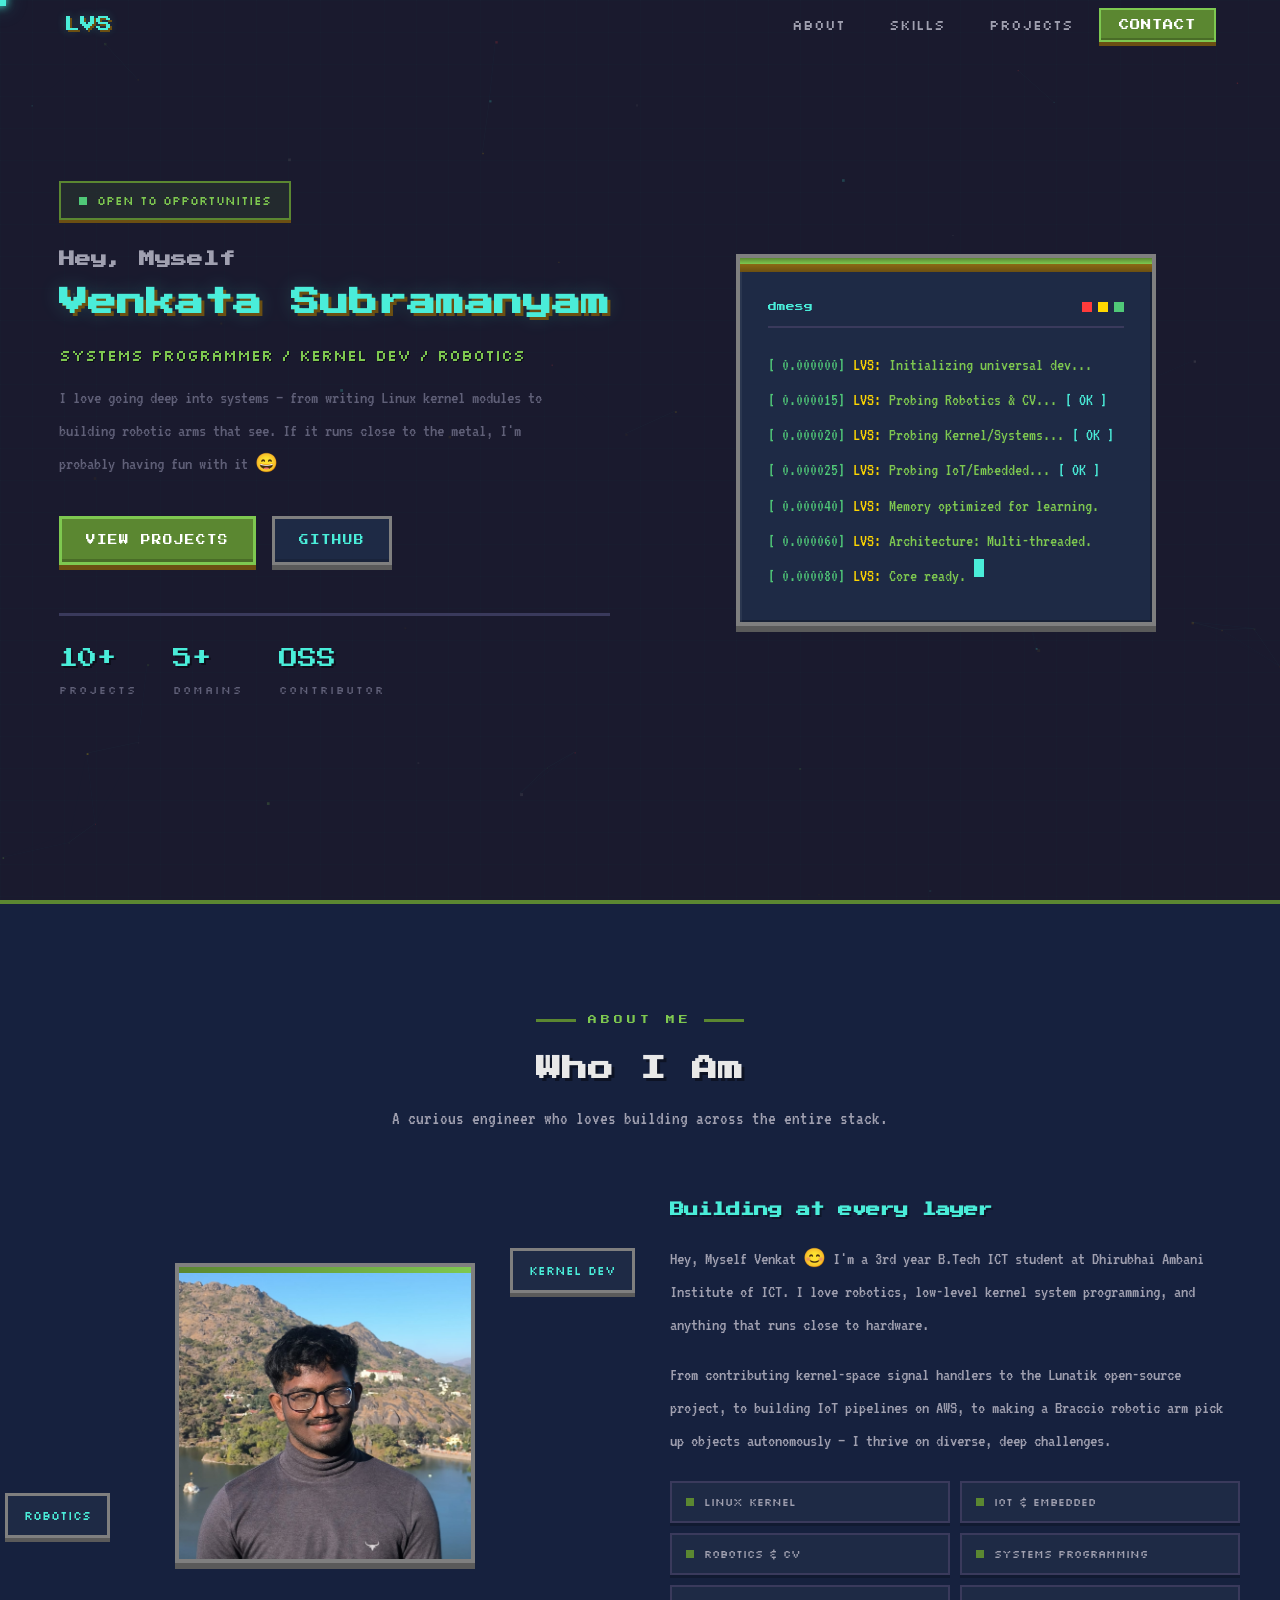
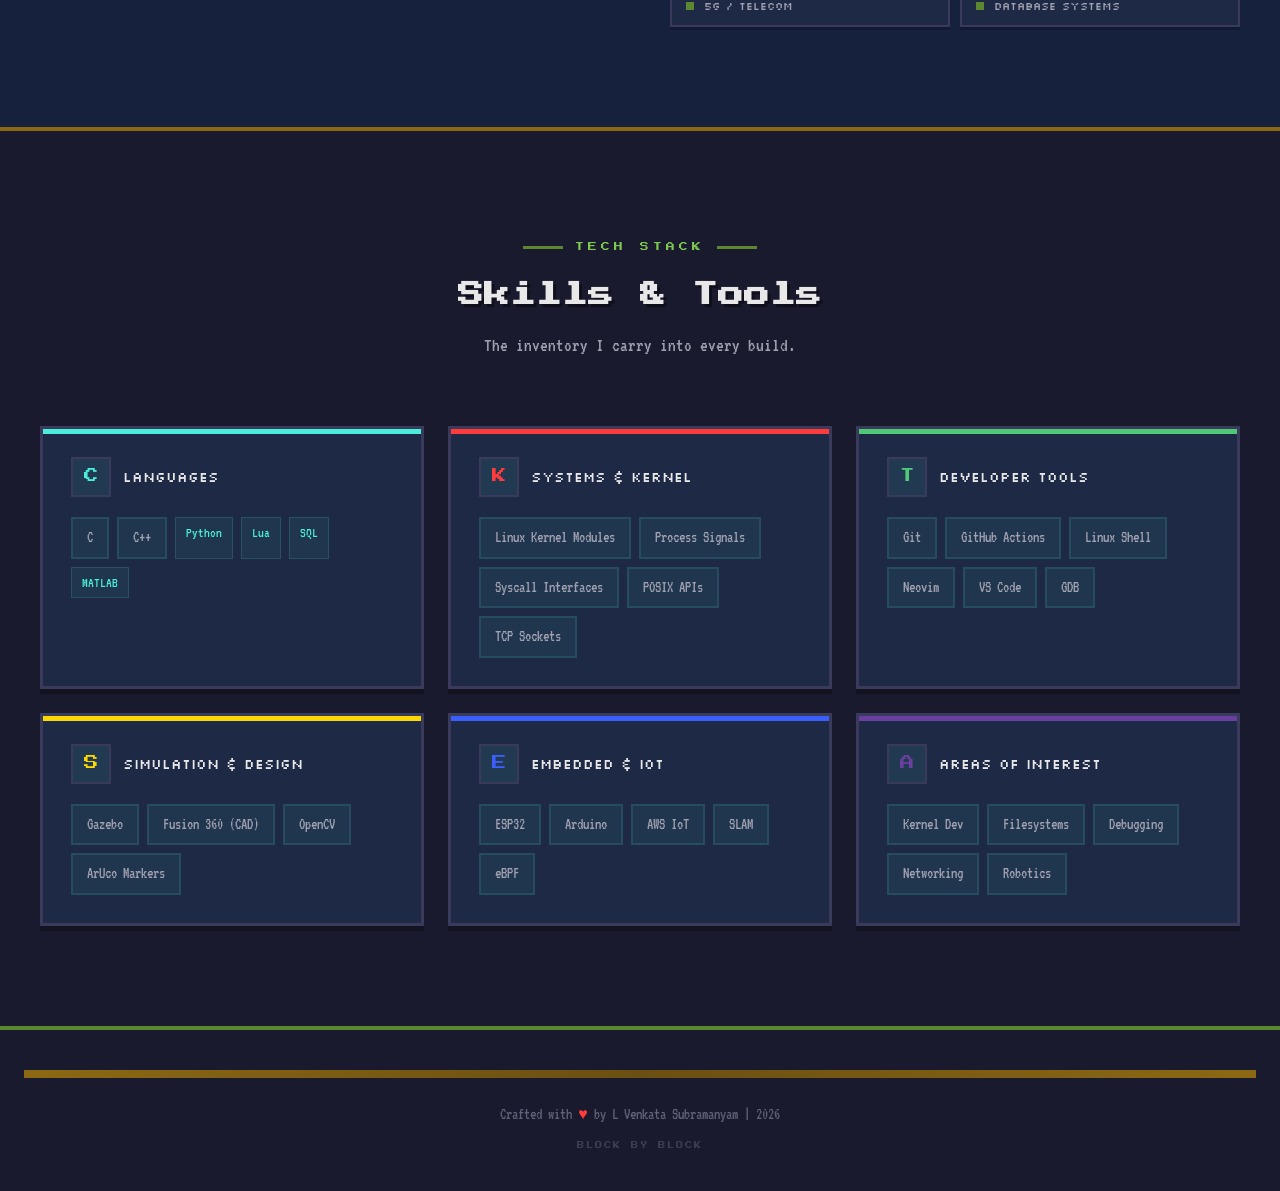
<file: index.html>
<!DOCTYPE html>
<html lang="en">
<head>
    <meta charset="UTF-8">
    <meta name="viewport" content="width=device-width, initial-scale=1.0">
    <title>L Venkata Subramanyam | Portfolio</title>
    <link rel="icon" type="image/png" href="logo.png">
    <link href="https://fonts.googleapis.com/css2?family=Press+Start+2P&family=VT323&family=Silkscreen:wght@400;700&family=Inter:wght@300;400;500;600;700;800;900&family=JetBrains+Mono:wght@400;500;600;700&display=swap" rel="stylesheet">
    <link rel="stylesheet" href="css/style.css">
    <link rel="stylesheet" href="css/responsive.css">
</head>
<body>
    <!-- Background -->
    <canvas id="particles"></canvas>
    <div class="bg-grid"></div>

    <!-- Cursor Elements -->
    <div class="custom-cursor" id="customCursor"></div>
    <div class="cursor-trail-dot" id="cursorTrail"></div>
    <canvas id="constellationCanvas"></canvas>
    <canvas id="shockwaveCanvas"></canvas>

    <!-- Nav Overlay -->
    <div class="nav-overlay" id="navOverlay"></div>

    <!-- Navbar -->
    <nav class="navbar" id="navbar">
        <div class="nav-container">
            <a href="index.html" class="nav-logo">LVS</a>
            <ul class="nav-links" id="navLinks">
                <li><a href="#about" onclick="closeNav()">About</a></li>
                <li><a href="#skills" onclick="closeNav()">Skills</a></li>
                <li><a href="projects.html" onclick="closeNav()">Projects</a></li>
                <li><a href="contact.html" onclick="closeNav()" class="nav-cta">Contact</a></li>
            </ul>
            <button class="hamburger" id="hamburger" onclick="toggleNav()">
                <span></span>
                <span></span>
                <span></span>
            </button>
        </div>
    </nav>

    <main>
        <!-- HERO -->
        <section class="hero" id="hero">
            <div class="container">
                <div class="hero-content">
                    <div class="hero-text">
                        <div class="hero-badge">
                            <span class="status-dot"></span>
                            Open to Opportunities
                        </div>
                        <h1>
                            <span class="line1">Hey, Myself</span>
                            <span class="name">Venkata Subramanyam</span>
                        </h1>
                        <p class="hero-subtitle">Systems Programmer / Kernel Dev / Robotics</p>
                        <p class="hero-description">
                            I love going deep into systems — from writing Linux kernel modules
                            to building robotic arms that see. If it runs close to the metal,
                            I'm probably having fun with it 😄
                        </p>
                        <div class="hero-buttons">
                            <a href="projects.html" class="btn btn-primary">View Projects</a>
                            <a href="https://github.com/Physic69" target="_blank" class="btn btn-outline">GitHub</a>
                            <!-- <a href="#" class="btn btn-outline" id="resumeBtn">Resume</a> -->
                        </div>
                        <div class="hero-stats">
                            <div class="stat">
                                <div class="stat-number">10+</div>
                                <div class="stat-label">Projects</div>
                            </div>
                            <div class="stat">
                                <div class="stat-number">5+</div>
                                <div class="stat-label">Domains</div>
                            </div>
                            <div class="stat">
                                <div class="stat-number">OSS</div>
                                <div class="stat-label">Contributor</div>
                            </div>
                        </div>
                    </div>
                    <div class="hero-visual">
                        <div class="hero-card">
                            <div class="hero-card-top"></div>
                            <div class="hero-card-dirt"></div>
                            <div class="hero-card-content">
                                <div class="terminal-header">
                                    <span class="terminal-title">dmesg</span>
                                    <div class="terminal-dots">
                                        <div class="terminal-dot red"></div>
                                        <div class="terminal-dot yellow"></div>
                                        <div class="terminal-dot green"></div>
                                    </div>
                                </div>
                                <div class="terminal-body">
                                    <div class="terminal-line">
                                        <span class="t-prompt">[ 0.000000]</span>
                                        <span class="t-key">LVS:</span>
                                        <span class="t-string">Initializing universal dev...</span>
                                    </div>
                                    <div class="terminal-line">
                                        <span class="t-prompt">[ 0.000015]</span>
                                        <span class="t-key">LVS:</span>
                                        <span class="t-string">Probing Robotics & CV...</span>
                                        <span class="t-value">[ OK ]</span>
                                    </div>
                                    <div class="terminal-line">
                                        <span class="t-prompt">[ 0.000020]</span>
                                        <span class="t-key">LVS:</span>
                                        <span class="t-string">Probing Kernel/Systems...</span>
                                        <span class="t-value">[ OK ]</span>
                                    </div>
                                    <div class="terminal-line">
                                        <span class="t-prompt">[ 0.000025]</span>
                                        <span class="t-key">LVS:</span>
                                        <span class="t-string">Probing IoT/Embedded...</span>
                                        <span class="t-value">[ OK ]</span>
                                    </div>
                                    <div class="terminal-line">
                                        <span class="t-prompt">[ 0.000040]</span>
                                        <span class="t-key">LVS:</span>
                                        <span class="t-string">Memory optimized for learning.</span>
                                    </div>
                                    <div class="terminal-line">
                                        <span class="t-prompt">[ 0.000060]</span>
                                        <span class="t-key">LVS:</span>
                                        <span class="t-string">Architecture: Multi-threaded.</span>
                                    </div>
                                    <div class="terminal-line">
                                        <span class="t-prompt">[ 0.000080]</span>
                                        <span class="t-key">LVS:</span>
                                        <span class="t-string">Core ready.</span>
                                        <span class="terminal-cursor"></span>
                                    </div>
                                </div>
                            </div>
                        </div>
                    </div>
                </div>
            </div>
        </section>

        <!-- ABOUT -->
        <section class="about" id="about">
            <div class="container">
                <div class="section-header reveal">
                    <div class="section-label">About Me</div>
                    <h2 class="section-title">Who I Am</h2>
                    <p class="section-subtitle">A curious engineer who loves building across the entire stack.</p>
                </div>
                <div class="about-grid">
                    <div class="about-image-container reveal">
                        <div class="about-avatar">
                            <div class="about-avatar-top"></div>
                            <img id="profile-img" src="" alt="L Venkata Subramanyam" style="width: 100%; height: 100%; object-fit: cover;">
                        </div>
                        <div class="about-floating-tag">Kernel Dev</div>
                        <div class="about-floating-tag">Robotics</div>
                    </div>
                    <div class="about-text reveal reveal-delay-2">
                        <h3>Building at every layer</h3>
                        <p>
                            Hey, Myself Venkat 😊 I'm a 3rd year B.Tech ICT student at
                            Dhirubhai Ambani Institute of ICT. I love robotics, low-level kernel
                            system programming, and anything that runs close to hardware.
                        </p>
                        <p>
                            From contributing kernel-space signal handlers to the Lunatik open-source
                            project, to building IoT pipelines on AWS, to making a Braccio robotic arm
                            pick up objects autonomously — I thrive on diverse, deep challenges.
                        </p>
                        <div class="about-highlights">
                            <div class="highlight-item">
                                <span class="highlight-marker"></span> Linux Kernel
                            </div>
                            <div class="highlight-item">
                                <span class="highlight-marker"></span> IoT & Embedded
                            </div>
                            <div class="highlight-item">
                                <span class="highlight-marker"></span> Robotics & CV
                            </div>
                            <div class="highlight-item">
                                <span class="highlight-marker"></span> Systems Programming
                            </div>
                            <div class="highlight-item">
                                <span class="highlight-marker"></span> 5G / Telecom
                            </div>
                            <div class="highlight-item">
                                <span class="highlight-marker"></span> Database Systems
                            </div>
                        </div>
                    </div>
                </div>
            </div>
        </section>

        <!-- SKILLS -->
        <section class="skills" id="skills">
            <div class="container">
                <div class="section-header reveal">
                    <div class="section-label">Tech Stack</div>
                    <h2 class="section-title">Skills & Tools</h2>
                    <p class="section-subtitle">The inventory I carry into every build.</p>
                </div>
                <div class="skills-grid">
                    <div class="skill-category reveal reveal-delay-1">
                        <div class="skill-category-header">
                            <div class="skill-category-icon">
                                <span class="skill-icon-char" style="color: var(--diamond-blue);">C</span>
                            </div>
                            <div class="skill-category-title">Languages</div>
                        </div>
                        <div class="skill-tags">
                            <span class="skill-tag">C</span>
                            <span class="skill-tag">C++</span>
                            <span class="tech-tag">Python</span>
                            <span class="tech-tag">Lua</span>
                            <span class="tech-tag">SQL</span>
                            <span class="tech-tag">MATLAB</span>
                        </div>
                    </div>
                    <div class="skill-category reveal reveal-delay-2">
                        <div class="skill-category-header">
                            <div class="skill-category-icon">
                                <span class="skill-icon-char" style="color: var(--redstone-red);">K</span>
                            </div>
                            <div class="skill-category-title">Systems & Kernel</div>
                        </div>
                        <div class="skill-tags">
                            <span class="skill-tag">Linux Kernel Modules</span>
                            <span class="skill-tag">Process Signals</span>
                            <span class="skill-tag">Syscall Interfaces</span>
                            <span class="skill-tag">POSIX APIs</span>
                            <span class="skill-tag">TCP Sockets</span>
                        </div>
                    </div>
                    <div class="skill-category reveal reveal-delay-3">
                        <div class="skill-category-header">
                            <div class="skill-category-icon">
                                <span class="skill-icon-char" style="color: var(--emerald-green);">T</span>
                            </div>
                            <div class="skill-category-title">Developer Tools</div>
                        </div>
                        <div class="skill-tags">
                            <span class="skill-tag">Git</span>
                            <span class="skill-tag">GitHub Actions</span>
                            <span class="skill-tag">Linux Shell</span>
                            <span class="skill-tag">Neovim</span>
                            <span class="skill-tag">VS Code</span>
                            <span class="skill-tag">GDB</span>
                        </div>
                    </div>
                    <div class="skill-category reveal reveal-delay-4">
                        <div class="skill-category-header">
                            <div class="skill-category-icon">
                                <span class="skill-icon-char" style="color: var(--gold-yellow);">S</span>
                            </div>
                            <div class="skill-category-title">Simulation & Design</div>
                        </div>
                        <div class="skill-tags">
                            <span class="skill-tag">Gazebo</span>
                            <span class="skill-tag">Fusion 360 (CAD)</span>
                            <span class="skill-tag">OpenCV</span>
                            <span class="skill-tag">ArUco Markers</span>
                        </div>
                    </div>
                    <div class="skill-category reveal reveal-delay-1">
                        <div class="skill-category-header">
                            <div class="skill-category-icon">
                                <span class="skill-icon-char" style="color: var(--lapis-blue);">E</span>
                            </div>
                            <div class="skill-category-title">Embedded & IoT</div>
                        </div>
                        <div class="skill-tags">
                            <span class="skill-tag">ESP32</span>
                            <span class="skill-tag">Arduino</span>
                            <span class="skill-tag">AWS IoT</span>
                            <span class="skill-tag">SLAM</span>
                            <span class="skill-tag">eBPF</span>
                        </div>
                    </div>
                    <div class="skill-category reveal reveal-delay-2">
                        <div class="skill-category-header">
                            <div class="skill-category-icon">
                                <span class="skill-icon-char" style="color: var(--obsidian-purple);">A</span>
                            </div>
                            <div class="skill-category-title">Areas of Interest</div>
                        </div>
                        <div class="skill-tags">
                            <span class="skill-tag">Kernel Dev</span>
                            <span class="skill-tag">Filesystems</span>
                            <span class="skill-tag">Debugging</span>
                            <span class="skill-tag">Networking</span>
                            <span class="skill-tag">Robotics</span>
                        </div>
                    </div>
                </div>
            </div>
        </section>
    </main>

    <!-- Footer -->
    <footer>
        <div class="footer-dirt"></div>
        <p class="footer-text">
            Crafted with <span class="heart">&#9829;</span> by L Venkata Subramanyam | 2026
        </p>
        <p class="footer-craft">BLOCK BY BLOCK</p>
    </footer>

    <script src="js/image-data.js"></script>
    <script src="js/cursor.js"></script>
    <script src="js/particles.js"></script>
    <script src="js/navigation.js"></script>
    <script src="js/main.js"></script>
</body>
</html>
</file>
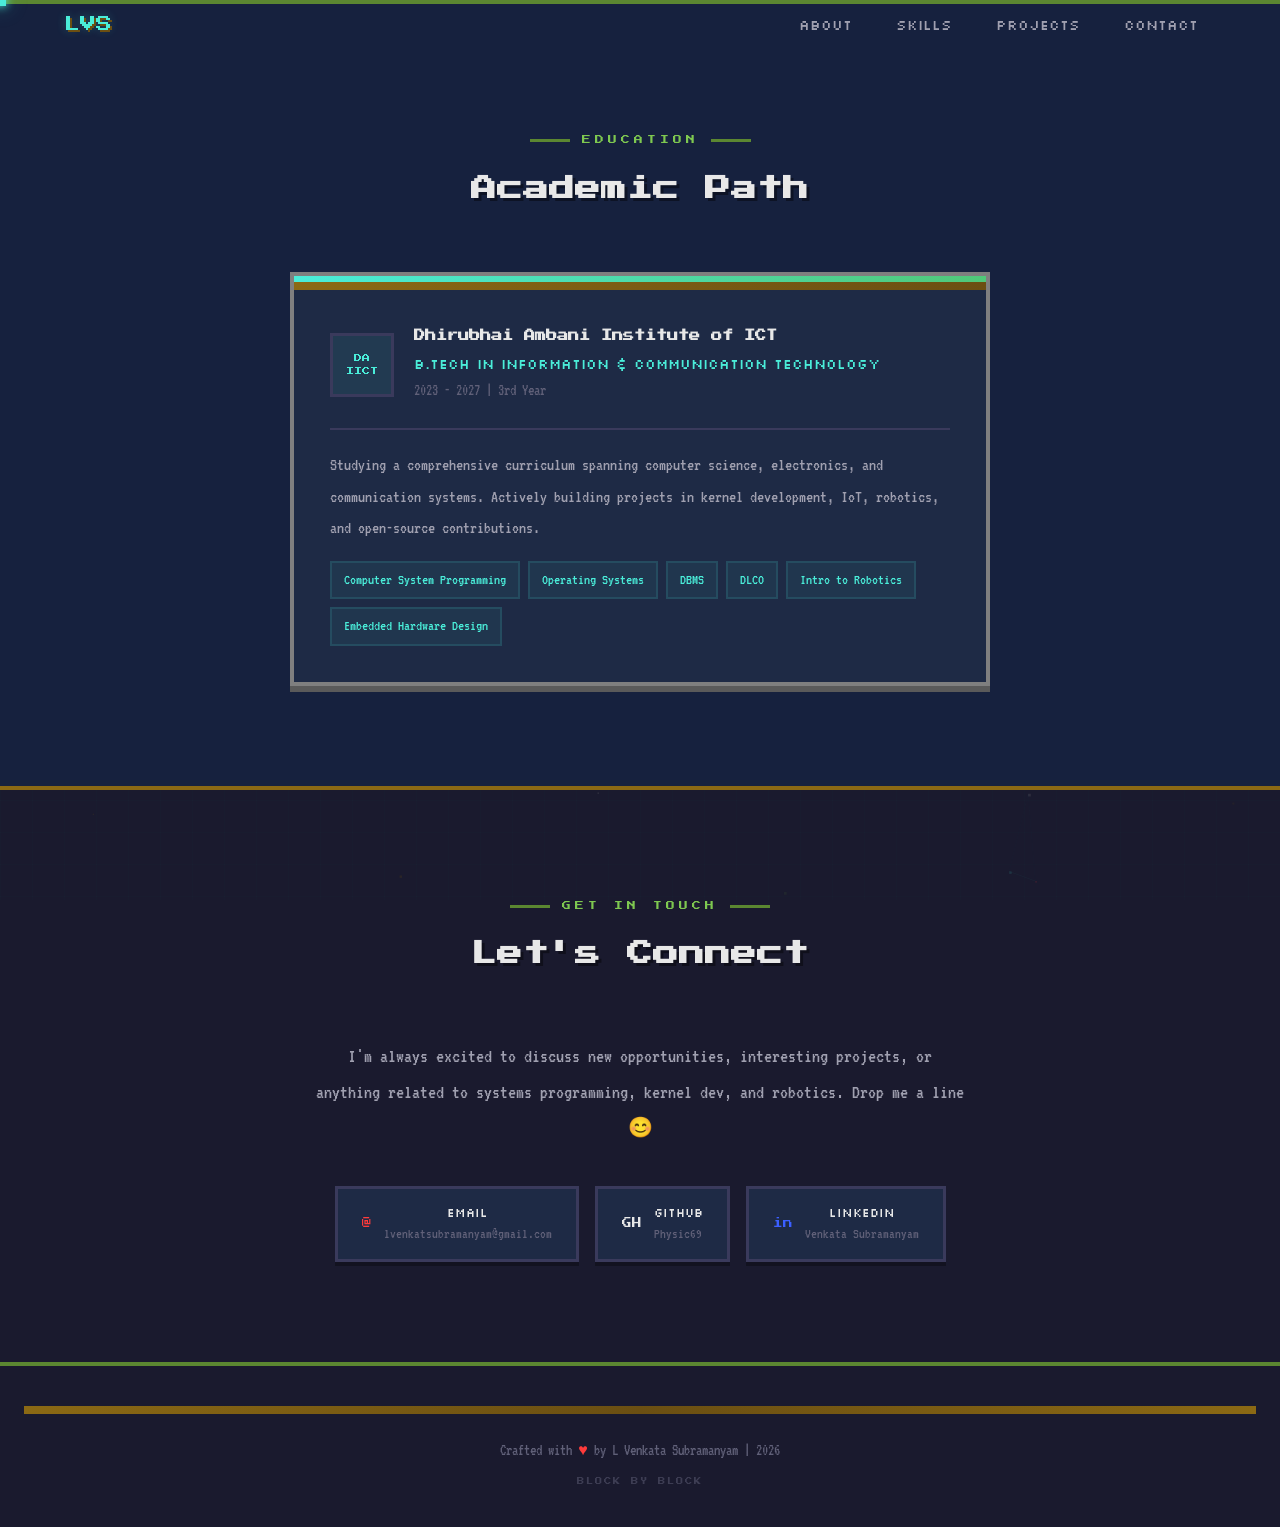
<file: contact.html>
<!DOCTYPE html>
<html lang="en">
<head>
    <meta charset="UTF-8">
    <meta name="viewport" content="width=device-width, initial-scale=1.0">
    <title>Contact | L Venkata Subramanyam</title>
    <link rel="icon" type="image/png" href="logo.png">
    <link href="https://fonts.googleapis.com/css2?family=Press+Start+2P&family=VT323&family=Silkscreen:wght@400;700&family=Inter:wght@300;400;500;600;700;800;900&family=JetBrains+Mono:wght@400;500;600;700&display=swap" rel="stylesheet">
    <link rel="stylesheet" href="css/style.css">
    <link rel="stylesheet" href="css/responsive.css">
</head>
<body>
    <!-- Background -->
    <canvas id="particles"></canvas>
    <div class="bg-grid"></div>

    <!-- Cursor Elements -->
    <div class="custom-cursor" id="customCursor"></div>
    <div class="cursor-trail-dot" id="cursorTrail"></div>
    <canvas id="constellationCanvas"></canvas>
    <canvas id="shockwaveCanvas"></canvas>

    <!-- Nav Overlay -->
    <div class="nav-overlay" id="navOverlay"></div>

    <!-- Navbar -->
    <nav class="navbar" id="navbar">
        <div class="nav-container">
            <a href="index.html" class="nav-logo">LVS</a>
            <ul class="nav-links" id="navLinks">
                <li><a href="index.html#about" onclick="closeNav()">About</a></li>
                <li><a href="index.html#skills" onclick="closeNav()">Skills</a></li>
                <li><a href="projects.html" onclick="closeNav()">Projects</a></li>
                <li><a href="contact.html" class="active" onclick="closeNav()" class="nav-cta">Contact</a></li>
            </ul>
            <button class="hamburger" id="hamburger" onclick="toggleNav()">
                <span></span>
                <span></span>
                <span></span>
            </button>
        </div>
    </nav>

    <main>
        <!-- EDUCATION -->
        <section class="education" id="education" style="padding-top: 120px;">
            <div class="container">
                <div class="section-header reveal">
                    <div class="section-label">Education</div>
                    <h2 class="section-title">Academic Path</h2>
                </div>
                <div class="education-card reveal">
                    <div class="education-card-top"></div>
                    <div class="education-card-dirt"></div>
                    <div class="education-card-content">
                        <div class="education-header">
                            <div class="education-icon">
                                <div class="education-icon-text">DA<br>IICT</div>
                            </div>
                            <div class="education-info">
                                <h3>Dhirubhai Ambani Institute of ICT</h3>
                                <div class="degree">B.Tech in Information & Communication Technology</div>
                                <div class="year">2023 - 2027 | 3rd Year</div>
                            </div>
                        </div>
                        <div class="education-details">
                            <p>
                                Studying a comprehensive curriculum spanning computer science,
                                electronics, and communication systems. Actively building projects
                                in kernel development, IoT, robotics, and open-source contributions.
                            </p>
                            <div class="coursework-tags">
                                <span class="coursework-tag">Computer System Programming</span>
                                <span class="coursework-tag">Operating Systems</span>
                                <span class="coursework-tag">DBMS</span>
                                <span class="coursework-tag">DLCO</span>
                                <span class="coursework-tag">Intro to Robotics</span>
                                <span class="coursework-tag">Embedded Hardware Design</span>
                            </div>
                        </div>
                    </div>
                </div>
            </div>
        </section>

        <!-- CONTACT -->
        <section class="contact" id="contact">
            <div class="container">
                <div class="section-header reveal">
                    <div class="section-label">Get In Touch</div>
                    <h2 class="section-title">Let's Connect</h2>
                </div>
                <div class="contact-content reveal">
                    <p class="contact-text">
                        I'm always excited to discuss new opportunities, interesting projects,
                        or anything related to systems programming, kernel dev, and robotics.
                        Drop me a line 😊
                    </p>
                    <div class="contact-links">
                        <a href="mailto:lvenkatsubramanyam@gmail.com" class="contact-link">
                            <span class="contact-icon" style="color: var(--redstone-red);">@</span>
                            <div>
                                <div>Email</div>
                                <div class="contact-link-label">lvenkatsubramanyam@gmail.com</div>
                            </div>
                        </a>
                        <a href="https://github.com/Physic69" target="_blank" class="contact-link">
                            <span class="contact-icon" style="color: var(--text-primary);">GH</span>
                            <div>
                                <div>GitHub</div>
                                <div class="contact-link-label">Physic69</div>
                            </div>
                        </a>
                        <a href="https://www.linkedin.com/in/lingampalli-venkata-subramanyam/" target="_blank" class="contact-link">
                            <span class="contact-icon" style="color: var(--lapis-blue);">in</span>
                            <div>
                                <div>LinkedIn</div>
                                <div class="contact-link-label">Venkata Subramanyam</div>
                            </div>
                        </a>
                    </div>
                </div>
            </div>
        </section>
    </main>

    <!-- Footer -->
    <footer>
        <div class="footer-dirt"></div>
        <p class="footer-text">
            Crafted with <span class="heart">&#9829;</span> by L Venkata Subramanyam | 2026
        </p>
        <p class="footer-craft">BLOCK BY BLOCK</p>
    </footer>

    <script src="js/cursor.js"></script>
    <script src="js/particles.js"></script>
    <script src="js/navigation.js"></script>
    <script src="js/main.js"></script>
</body>
</html>
</file>
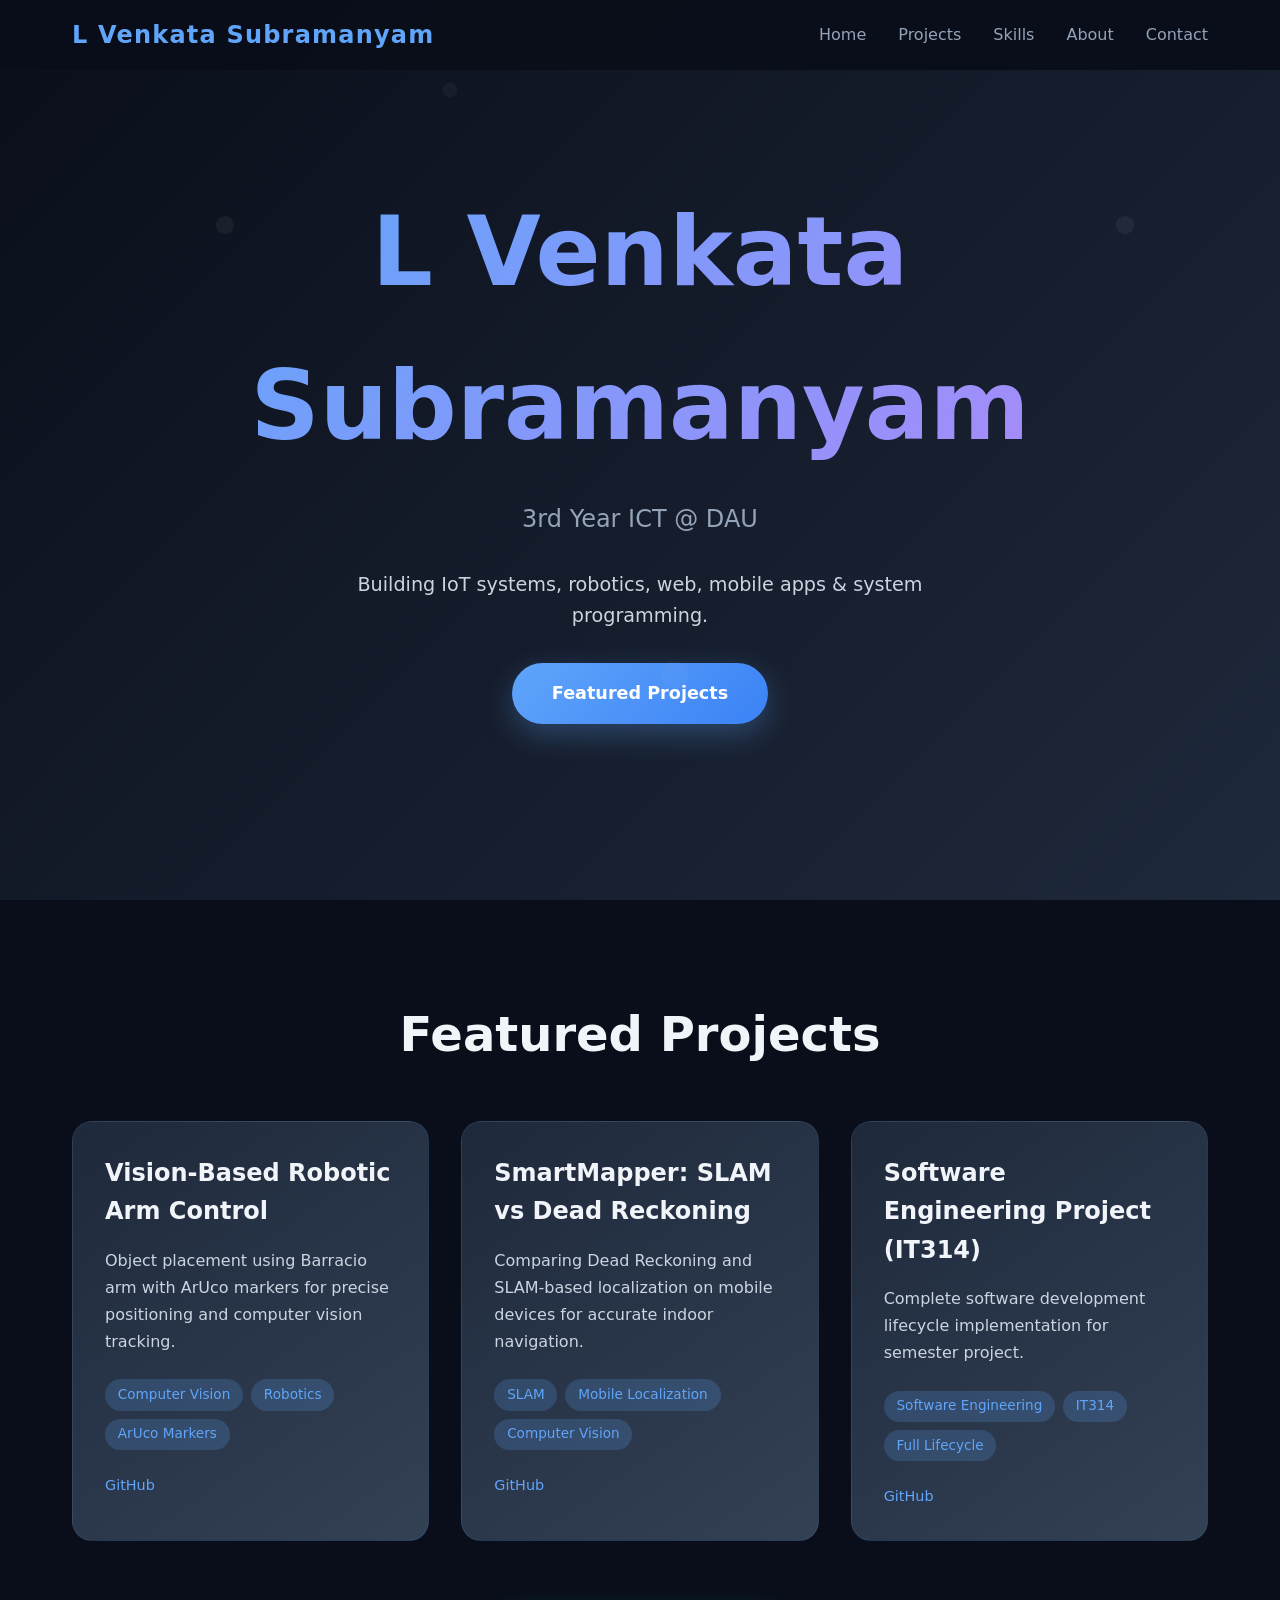
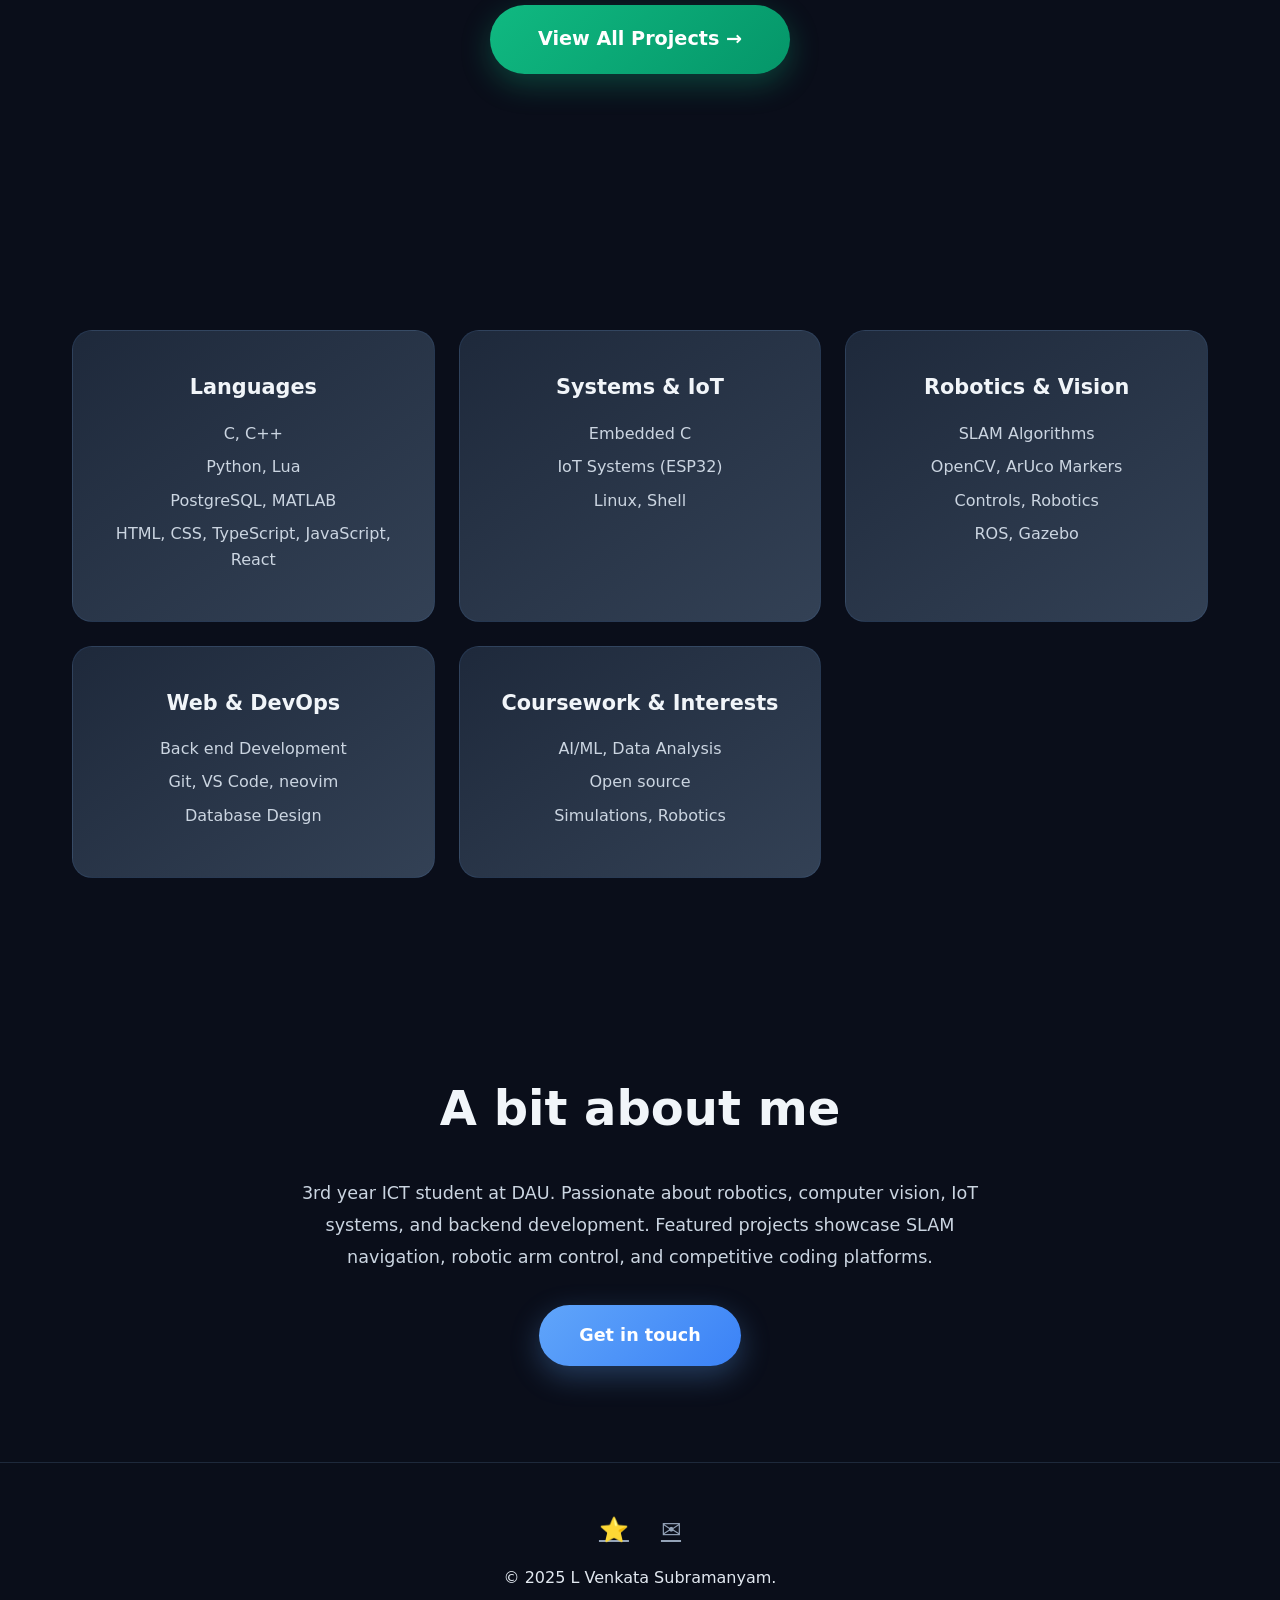
<file: index1.html>
<!DOCTYPE html>
<html lang="en">
<head>
  <meta charset="UTF-8">
  <meta name="viewport" content="width=device-width, initial-scale=1">
  <title>L Venkata Subramanyam | Portfolio</title>
  <style>
    *{margin:0;padding:0;box-sizing:border-box;}
    body{font-family:system-ui,-apple-system,sans-serif;background:#0a0e1a;color:#e2e8f0;line-height:1.6;overflow-x:hidden;}
    
    /* Header */
    header{position:fixed;top:0;left:0;right:0;z-index:1000;background:rgba(10,14,26,.95);backdrop-filter:blur(10px);padding:1rem 0;transition:all .3s;}
    header.scrolled{background:#0a0e1a!important;}
    nav{max-width:1200px;margin:0 auto;padding:0 2rem;display:flex;justify-content:space-between;align-items:center;}
    .logo{font-size:1.5rem;font-weight:700;letter-spacing:.05em;color:#60a5fa;}
    nav ul{display:flex;gap:2rem;list-style:none;}
    nav a{color:#94a3b8;text-decoration:none;font-weight:500;transition:color .3s;}
    nav a:hover{color:#60a5fa;}
    
    /* Hero */
    .hero{min-height:100vh;background:linear-gradient(135deg,#0a0e1a 0%,#1e293b 100%);display:flex;align-items:center;justify-content:center;text-align:center;padding:0 2rem;position:relative;overflow:hidden;}
    .hero::before{content:'';position:absolute;top:0;left:0;right:0;bottom:0;background:url('data:image/svg+xml,<svg xmlns="http://www.w3.org/2000/svg" viewBox="0 0 100 100"><defs><pattern id="grain" width="100" height="100" patternUnits="userSpaceOnUse"><circle cx="25" cy="25" r="1" fill="rgba(255,255,255,0.05)"/><circle cx="75" cy="75" r="1.5" fill="rgba(255,255,255,0.03)"/><circle cx="50" cy="10" r="0.8" fill="rgba(255,255,255,0.04)"/></pattern></defs><rect width="100" height="100" fill="url(%23grain)"/></svg>');}
    .hero-content{max-width:800px;}
    .hero h1{font-size:clamp(3rem,8vw,6rem);font-weight:800;margin-bottom:1rem;background:linear-gradient(135deg,#60a5fa,#a78bfa);background-clip:text;-webkit-background-clip:text;-webkit-text-fill-color:transparent;}
    .hero h2{font-size:1.5rem;color:#94a3b8;margin-bottom:2rem;font-weight:400;}
    .hero p{font-size:1.2rem;max-width:600px;margin:0 auto 2rem;color:#cbd5e1;}
    .cta{display:inline-block;padding:1rem 2.5rem;background:linear-gradient(135deg,#60a5fa,#3b82f6);color:white;border-radius:50px;font-weight:600;font-size:1.1rem;text-decoration:none;transition:all .3s;box-shadow:0 10px 30px rgba(96,165,250,.3);}
    .cta:hover{transform:translateY(-3px);box-shadow:0 15px 40px rgba(96,165,250,.4);}
    
    /* Featured Projects */
    .featured{padding:6rem 2rem;max-width:1200px;margin:0 auto;}
    .featured h2{font-size:3rem;font-weight:700;text-align:center;margin-bottom:3rem;color:#f1f5f9;}
    .featured-projects{display:grid;grid-template-columns:repeat(auto-fit,minmax(350px,1fr));gap:2rem;}
    .project{background:linear-gradient(145deg,#1e293b,#334155);border-radius:20px;padding:2rem;overflow:hidden;position:relative;transition:transform .3s;border:1px solid rgba(96,165,250,.1);}
    .project:hover{transform:translateY(-10px);}
    .project img{width:100%;height:200px;object-fit:cover;border-radius:12px;margin-bottom:1.5rem;}
    .project h3{font-size:1.5rem;margin-bottom:1rem;color:#f1f5f9;}
    .project p{color:#cbd5e1;margin-bottom:1.5rem;line-height:1.7;}
    .tags{display:flex;flex-wrap:wrap;gap:.5rem;}
    .tag{background:rgba(96,165,250,.2);color:#60a5fa;padding:.3rem .8rem;border-radius:20px;font-size:.85rem;font-weight:500;}
    .project-links{display:flex;gap:1rem;margin-top:1.5rem;flex-wrap:wrap;}
    .project-links a{color:#60a5fa;text-decoration:none;font-weight:500;font-size:.9rem;}
    
    /* View All Button */
    .view-all{text-align:center;margin:4rem 0;}
    .view-all-btn{display:inline-block;padding:1.2rem 3rem;background:linear-gradient(135deg,#10b981,#059669);color:white;border-radius:50px;font-weight:700;font-size:1.2rem;text-decoration:none;transition:all .3s;box-shadow:0 10px 30px rgba(16,185,129,.3);}
    .view-all-btn:hover{transform:translateY(-3px);box-shadow:0 15px 40px rgba(16,185,129,.4);}
    
    /* Skills */
    .skills{padding:6rem 2rem;max-width:1200px;margin:0 auto;display:grid;grid-template-columns:repeat(auto-fit,minmax(250px,1fr));gap:2rem;}
    .skill-card{background:linear-gradient(145deg,#1e293b,#334155);border-radius:20px;padding:2.5rem;text-align:center;border:1px solid rgba(96,165,250,.1);}
    .skill-card h3{font-size:1.3rem;margin-bottom:1rem;color:#f1f5f9;}
    .skill-list{list-style:none;}
    .skill-list li{color:#cbd5e1;margin-bottom:.5rem;}
    /* Add this to your existing styles */
.skills {
  grid-template-columns: repeat(auto-fit, minmax(280px, 1fr));
  gap: 1.5rem;
}
@media (max-width: 768px) {
  .skills {
    grid-template-columns: 1fr;
    gap: 1rem;
  }
}

    /* About */
    .about{padding:6rem 2rem;max-width:800px;margin:0 auto;text-align:center;}
    .about h2{font-size:3rem;font-weight:700;margin-bottom:2rem;color:#f1f5f9;}
    .about p{font-size:1.1rem;color:#cbd5e1;line-height:1.8;max-width:700px;margin:0 auto 2rem;}
    
    /* Footer */
    footer{background:#0a0e1a;padding:3rem 2rem;text-align:center;border-top:1px solid #1e293b;}
    .social{display:flex;justify-content:center;gap:2rem;margin-bottom:1rem;}
    .social a{color:#94a3b8;font-size:1.5rem;transition:color .3s;}
    .social a:hover{color:#60a5fa;}
    
    @media (max-width:768px){
      nav{padding:0 1rem;}
      nav ul{gap:1rem;font-size:.9rem;}
      .featured,.skills,.about{padding:4rem 1rem;}
      .featured h2{font-size:2rem;}
      .project-links{flex-direction:column;}
    }
  </style>
</head>
<body>
  <!-- Header -->
  <header id="header">
    <nav>
      <div class="logo">L Venkata Subramanyam</div>
      <ul>
        <li><a href="#home">Home</a></li>
        <li><a href="projects.html">Projects</a></li>
        <li><a href="#skills">Skills</a></li>
        <li><a href="#about">About</a></li>
        <li><a href="#contact">Contact</a></li>
      </ul>
    </nav>
  </header>

  <!-- Hero -->
  <section id="home" class="hero">
    <div class="hero-content">
      <h1>L Venkata Subramanyam</h1>
      <h2>3rd Year ICT @ DAU</h2>
      <p>Building IoT systems, robotics, web, mobile apps & system programming.<br></p>
      <a href="#featured" class="cta">Featured Projects</a>
    </div>
  </section>

  <!-- Featured Projects (3 top projects) -->
  <section id="featured" class="featured">
    <h2>Featured Projects</h2>
    <div class="featured-projects">
      <div class="project">
        <!-- <img src="https://via.placeholder.com/400x200/1e293b/60a5fa?text=Vision+Robotic+Arm" alt="Robotic Arm"> -->
        <h3>Vision-Based Robotic Arm Control</h3>
        <p>Object placement using Barracio arm with ArUco markers for precise positioning and computer vision tracking.</p>
        <div class="tags">
          <span class="tag">Computer Vision</span>
          <span class="tag">Robotics</span>
          <span class="tag">ArUco Markers</span>
        </div>
        <div class="project-links">
          <a href="https://github.com/Physic69/Vision-Based-Robotic-Arm-Control-" target="_blank">GitHub</a>
        </div>
      </div>

      <div class="project">
        <!-- <img src="https://via.placeholder.com/400x200/1e293b/60a5fa?text=SmartMapper+SLAM" alt="SmartMapper"> -->
        <h3>SmartMapper: SLAM vs Dead Reckoning</h3>
        <p>Comparing Dead Reckoning and SLAM-based localization on mobile devices for accurate indoor navigation.</p>
        <div class="tags">
          <span class="tag">SLAM</span>
          <span class="tag">Mobile Localization</span>
          <span class="tag">Computer Vision</span>
        </div>
        <div class="project-links">
          <a href="https://github.com/Physic69/SmartMapper" target="_blank">GitHub</a>
        </div>
      </div>

         <div class="project">
      <!-- <img src="https://via.placeholder.com/400x200/1e293b/60a5fa?text=SE+Project" alt="SE Project"> -->
      <h3>Software Engineering Project (IT314)</h3>
      <p>Complete software development lifecycle implementation for semester project.</p>
      <div class="tags">
        <span class="tag">Software Engineering</span>
        <span class="tag">IT314</span>
        <span class="tag">Full Lifecycle</span>
      </div>
      <div class="project-links">
        <a href="https://github.com/Physic69/SE_project" target="_blank">GitHub</a>
      </div>
    </div>
    </div>
    
    <div class="view-all">
      <a href="projects.html" class="view-all-btn">View All Projects →</a>
    </div>
  </section>

  <!-- Skills -->
<section id="skills" class="skills">
  <div class="skill-card">
    <h3> Languages</h3>
    <ul class="skill-list">
      <li>C, C++</li>
      <li>Python, Lua</li>
      <li>PostgreSQL, MATLAB</li>
      <li>HTML, CSS, TypeScript, JavaScript, React</li>
    </ul>
  </div>
  
  <div class="skill-card">
    <h3>Systems & IoT</h3>
    <ul class="skill-list">
      <li>Embedded C</li>
      <li>IoT Systems (ESP32)</li>
      <li>Linux, Shell</li>
      <!-- <li>Hardware Integration</li> -->
    </ul>
  </div>
  
  <div class="skill-card">
    <h3> Robotics & Vision</h3>
    <ul class="skill-list">
      <li>SLAM Algorithms</li>
      <li>OpenCV, ArUco Markers</li>
      <li>Controls, Robotics</li>
      <li>ROS, Gazebo</li>
    </ul>
  </div>
  
  <div class="skill-card">
    <h3> Web & DevOps</h3>
    <ul class="skill-list">
      <li>Back end Development</li>
      <!-- <li>Git</li> -->
      <li>Git, VS Code, neovim</li>
      <li>Database Design</li>
    </ul>
  </div>
  
  <div class="skill-card">
    <h3>Coursework & Interests</h3>
    <ul class="skill-list">
      <!-- <li>DBMS, System Programming</li> -->
      <li>AI/ML, Data Analysis</li>
      <li> Open source</li>
      <li>Simulations, Robotics</li>
    </ul>
  </div>
</section>


  <!-- About -->
  <section id="about" class="about">
    <h2>A bit about me</h2>
    <p>3rd year ICT student at DAU. Passionate about robotics, computer vision, IoT systems, and backend development. Featured projects showcase SLAM navigation, robotic arm control, and competitive coding platforms.</p>
    <a href="mailto:you@example.com" class="cta">Get in touch</a>
  </section>

  <!-- Footer -->
  <footer>
    <div class="social">
      <a href="https://github.com/Physic69" target="_blank">⭐</a>
      <a href="mailto:you@example.com">✉️</a>
    </div>
    <p>&copy; 2025 L Venkata Subramanyam.</p>
  </footer>

  <script>
    // Smooth scrolling
    document.querySelectorAll('a[href^="#"]').forEach(anchor => {
      anchor.addEventListener('click', function(e) {
        e.preventDefault();
        document.querySelector(this.getAttribute('href')).scrollIntoView({behavior: 'smooth'});
      });
    });
    
    // Header scroll effect
    window.addEventListener('scroll', () => {
      document.getElementById('header').classList.toggle('scrolled', window.scrollY > 100);
    });
  </script>
</body>
</html>
</file>
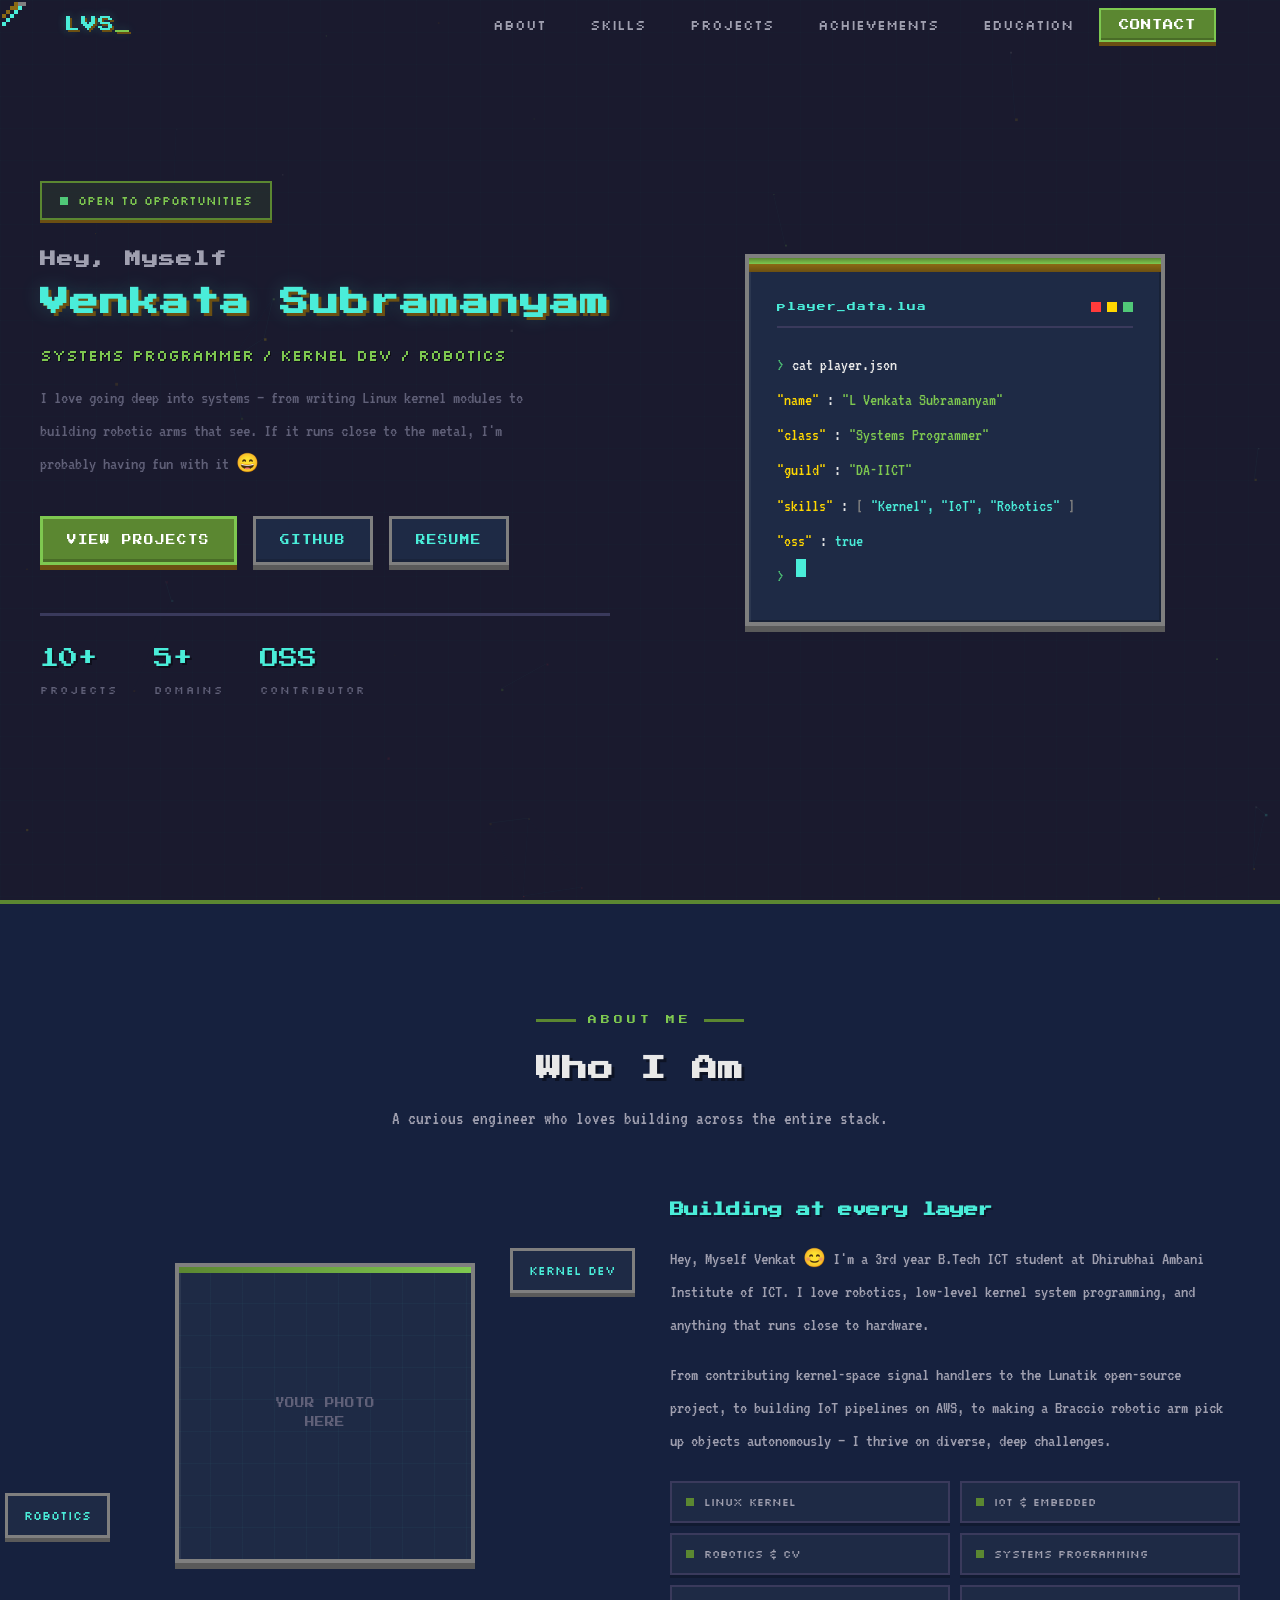
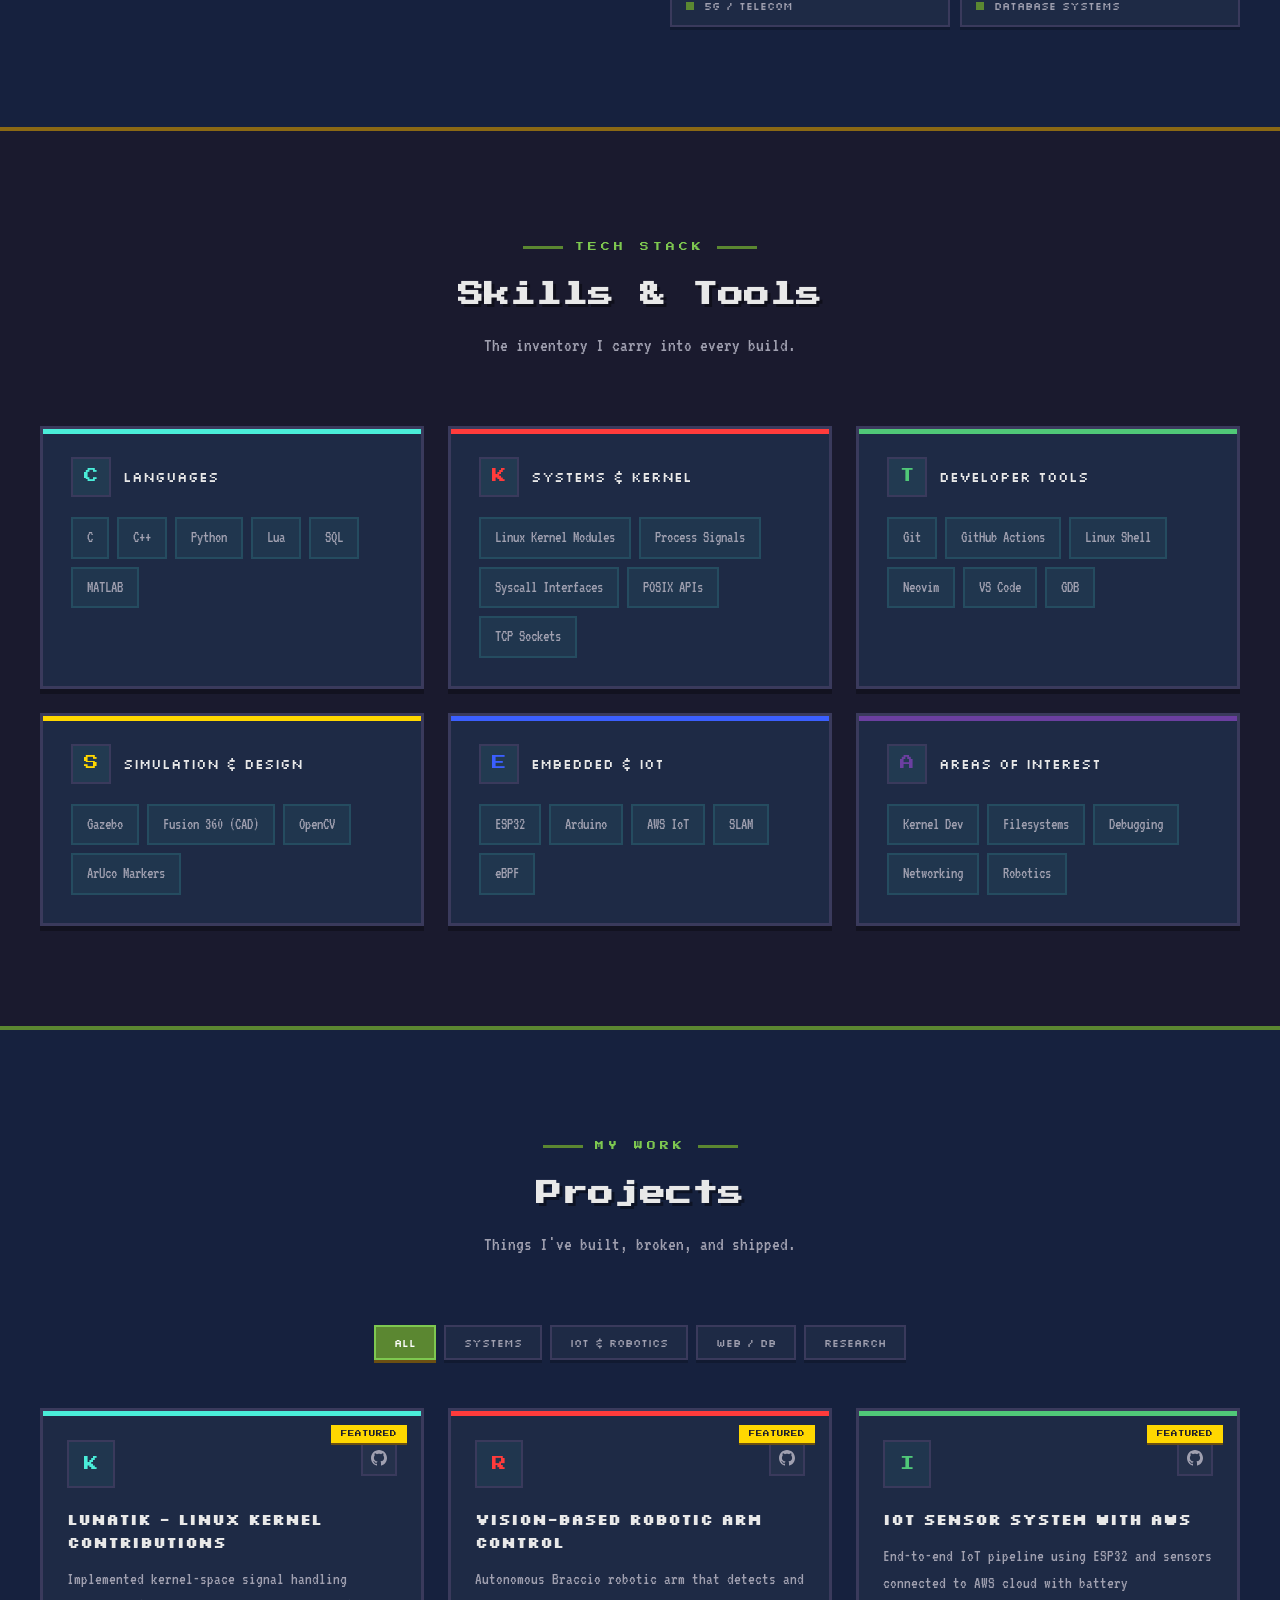
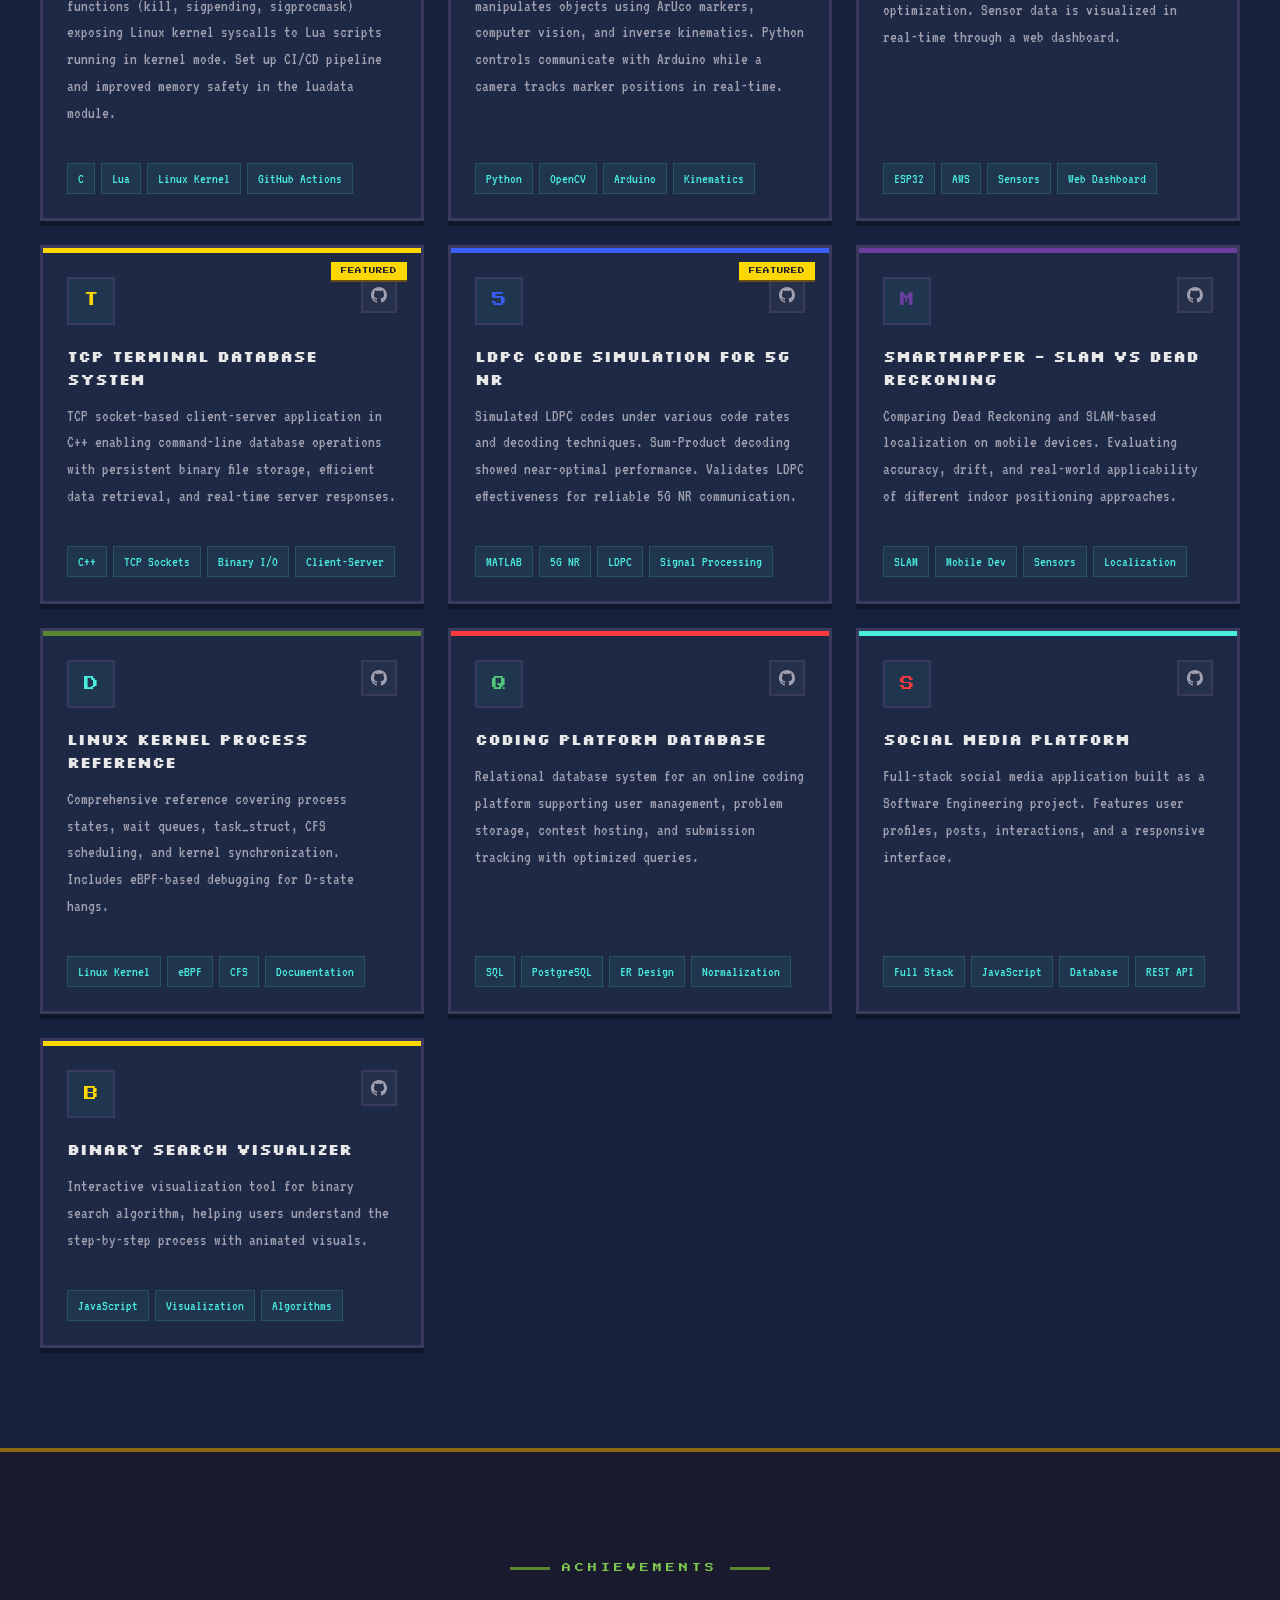
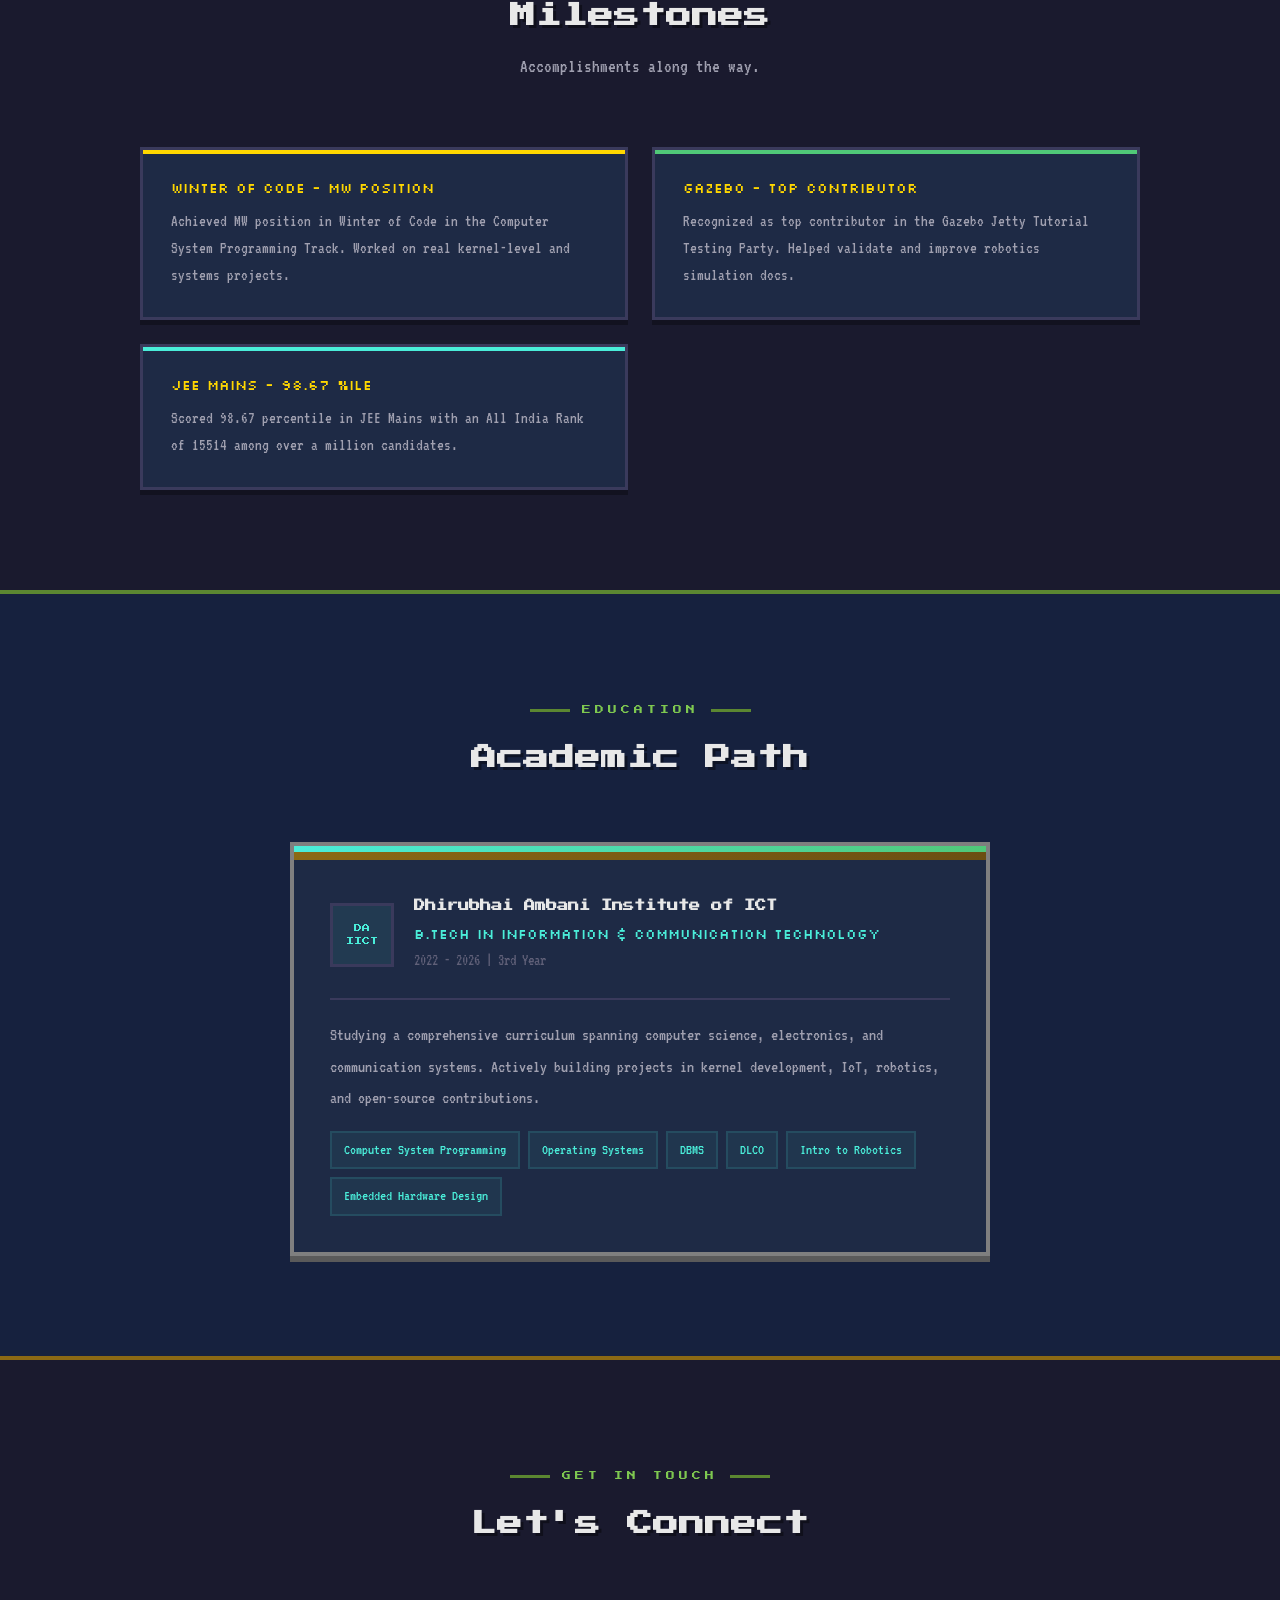
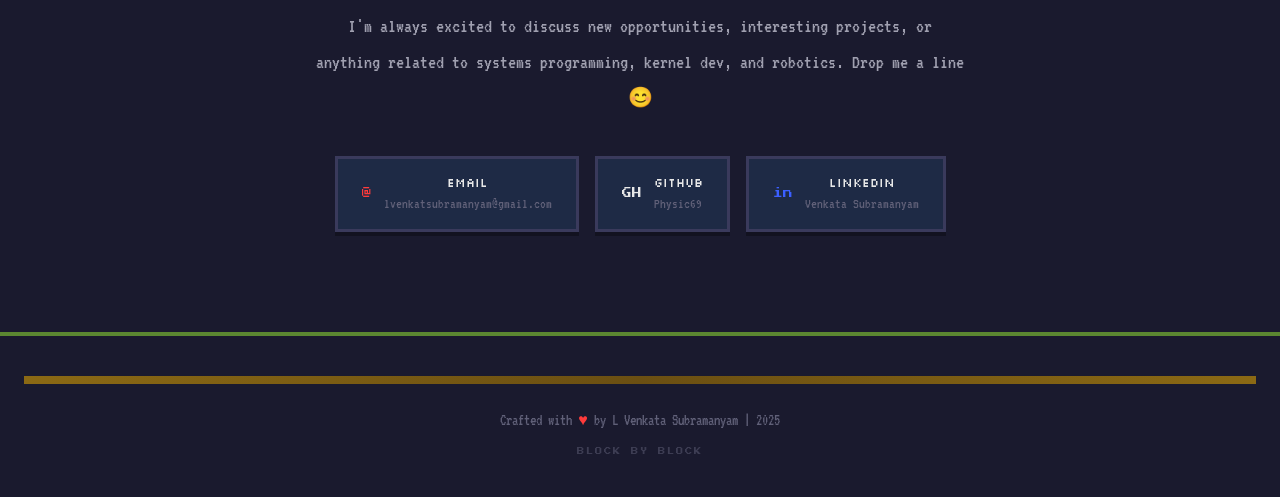
<file: index_1.html>
<!DOCTYPE html>
<html lang="en">
<head>
    <meta charset="UTF-8">
    <meta name="viewport" content="width=device-width, initial-scale=1.0">
    <title>L Venkata Subramanyam | Portfolio</title>
    <link href="https://fonts.googleapis.com/css2?family=Press+Start+2P&family=VT323&family=Silkscreen:wght@400;700&family=Inter:wght@300;400;500;600;700;800;900&family=JetBrains+Mono:wght@400;500;600;700&display=swap" rel="stylesheet">
    <style>
        *, *::before, *::after {
            margin: 0;
            padding: 0;
            box-sizing: border-box;
        }

        :root {
            --bg-primary: #1a1a2e;
            --bg-secondary: #16213e;
            --bg-card: #1e2a45;
            --bg-card-hover: #253352;
            --dirt-brown: #8B6914;
            --dirt-dark: #6B4F12;
            --grass-green: #5B8731;
            --grass-light: #7EC850;
            --stone-gray: #7F7F7F;
            --stone-dark: #5A5A5A;
            --diamond-blue: #4AEDD9;
            --diamond-glow: #2DD4BF;
            --gold-yellow: #FFD700;
            --redstone-red: #FF3B3B;
            --lapis-blue: #3B5FFF;
            --emerald-green: #50C878;
            --obsidian-purple: #6B3FA0;
            --text-primary: #E8E8E8;
            --text-secondary: #A0A0B0;
            --text-muted: #606078;
            --border-color: #3A3A5C;
            --border-glow: rgba(74, 237, 217, 0.3);
            --shadow-sm: 0 2px 8px rgba(0,0,0,0.3);
            --shadow-md: 0 4px 20px rgba(0,0,0,0.4);
            --shadow-lg: 0 8px 40px rgba(0,0,0,0.5);
            --shadow-glow: 0 0 30px rgba(74, 237, 217, 0.15);
            --pixel-border: 4px;
        }

        html {
            scroll-behavior: smooth;
            scrollbar-width: thin;
            scrollbar-color: var(--grass-green) var(--bg-secondary);
        }

        html::-webkit-scrollbar { width: 12px; }
        html::-webkit-scrollbar-track {
            background: var(--bg-secondary);
            border-left: 2px solid var(--dirt-dark);
        }
        html::-webkit-scrollbar-thumb {
            background: linear-gradient(180deg, var(--grass-green), var(--dirt-brown));
            border: 2px solid var(--dirt-dark);
            image-rendering: pixelated;
        }

        body {
            font-family: 'Inter', sans-serif;
            background-color: var(--bg-primary);
            color: var(--text-primary);
            overflow-x: hidden;
            line-height: 1.6;
            cursor: none;
        }

        /* ===== CUSTOM MINECRAFT CURSOR ===== */
        .custom-cursor {
            position: fixed;
            width: 32px;
            height: 32px;
            pointer-events: none;
            z-index: 99999;
            transform: translate(-2px, -2px);
            image-rendering: pixelated;
        }

        .cursor-pickaxe {
            position: fixed;
            width: 32px;
            height: 32px;
            pointer-events: none;
            z-index: 99999;
            transition: transform 0.1s;
        }

        .cursor-pickaxe svg {
            width: 100%;
            height: 100%;
            image-rendering: pixelated;
        }

        /* ===== BLOCK PARTICLES ===== */
        .block-particle {
            position: fixed;
            pointer-events: none;
            z-index: 9998;
            image-rendering: pixelated;
            animation: blockFall 0.8s ease-in forwards;
        }

        @keyframes blockFall {
            0% {
                opacity: 1;
                transform: translate(0, 0) rotate(0deg) scale(1);
            }
            100% {
                opacity: 0;
                transform: translate(var(--tx), var(--ty)) rotate(var(--rot)) scale(0.3);
            }
        }

        /* ===== MINECRAFT GRID BACKGROUND ===== */
        .bg-grid {
            position: fixed;
            top: 0;
            left: 0;
            width: 100%;
            height: 100%;
            z-index: 0;
            pointer-events: none;
            opacity: 0.04;
            background-image:
                linear-gradient(rgba(74, 237, 217, 0.3) 1px, transparent 1px),
                linear-gradient(90deg, rgba(74, 237, 217, 0.3) 1px, transparent 1px);
            background-size: 32px 32px;
            image-rendering: pixelated;
        }

        .bg-blocks {
            position: fixed;
            top: 0;
            left: 0;
            width: 100%;
            height: 100%;
            z-index: 0;
            pointer-events: none;
            overflow: hidden;
        }

        .floating-block {
            position: absolute;
            image-rendering: pixelated;
            opacity: 0.06;
            animation: floatBlock 15s ease-in-out infinite;
        }

        @keyframes floatBlock {
            0%, 100% { transform: translateY(0) rotate(0deg); }
            25% { transform: translateY(-20px) rotate(5deg); }
            50% { transform: translateY(-10px) rotate(-3deg); }
            75% { transform: translateY(-25px) rotate(2deg); }
        }

        /* ===== CANVAS FOR PARTICLES ===== */
        #particles {
            position: fixed;
            top: 0;
            left: 0;
            width: 100%;
            height: 100%;
            z-index: 0;
            pointer-events: none;
        }

        /* ===== NAVBAR ===== */
        .navbar {
            position: fixed;
            top: 0;
            width: 100%;
            z-index: 1000;
            padding: 12px 0;
            transition: all 0.3s;
        }

        .navbar.scrolled {
            background: rgba(26, 26, 46, 0.92);
            backdrop-filter: blur(12px);
            border-bottom: 3px solid var(--grass-green);
            box-shadow: 0 3px 0 var(--dirt-brown);
        }

        .nav-container {
            max-width: 1200px;
            margin: 0 auto;
            padding: 0 24px;
            display: flex;
            justify-content: space-between;
            align-items: center;
        }

        .nav-logo {
            font-family: 'Press Start 2P', cursive;
            font-size: 1rem;
            color: var(--diamond-blue);
            text-decoration: none;
            text-shadow: 2px 2px 0 var(--dirt-dark), 0 0 10px rgba(74, 237, 217, 0.3);
            letter-spacing: 1px;
            transition: all 0.3s;
        }

        .nav-logo:hover {
            color: var(--gold-yellow);
            text-shadow: 2px 2px 0 var(--dirt-dark), 0 0 20px rgba(255, 215, 0, 0.4);
        }

        .nav-logo .dot {
            color: var(--grass-light);
        }

        .nav-links {
            display: flex;
            gap: 8px;
            list-style: none;
            align-items: center;
        }

        .nav-links a {
            color: var(--text-secondary);
            text-decoration: none;
            font-family: 'Silkscreen', cursive;
            font-size: 0.85rem;
            padding: 8px 16px;
            border: 2px solid transparent;
            transition: all 0.2s;
            position: relative;
            image-rendering: pixelated;
        }

        .nav-links a:hover {
            color: var(--text-primary);
            background: rgba(74, 237, 217, 0.08);
            border-color: var(--grass-green);
            box-shadow: inset 0 -3px 0 var(--dirt-brown);
        }

        .nav-cta {
            background: var(--grass-green) !important;
            color: white !important;
            border: 2px solid var(--grass-light) !important;
            box-shadow: 0 4px 0 var(--dirt-dark), inset 0 -2px 0 rgba(0,0,0,0.2) !important;
            font-family: 'Press Start 2P', cursive !important;
            font-size: 0.65rem !important;
            padding: 10px 18px !important;
            text-transform: uppercase;
            letter-spacing: 1px;
        }

        .nav-cta:hover {
            transform: translateY(2px) !important;
            box-shadow: 0 2px 0 var(--dirt-dark), inset 0 -2px 0 rgba(0,0,0,0.2) !important;
            background: var(--grass-light) !important;
        }

        .hamburger {
            display: none;
            flex-direction: column;
            gap: 5px;
            cursor: none;
            background: none;
            border: none;
            padding: 4px;
        }

        .hamburger span {
            width: 24px;
            height: 3px;
            background: var(--diamond-blue);
            transition: all 0.3s;
            image-rendering: pixelated;
        }

        .hamburger.active span:nth-child(1) { transform: rotate(45deg) translate(5px, 6px); }
        .hamburger.active span:nth-child(2) { opacity: 0; }
        .hamburger.active span:nth-child(3) { transform: rotate(-45deg) translate(5px, -6px); }

        /* ===== MAIN ===== */
        main {
            position: relative;
            z-index: 2;
        }

        section { padding: 100px 24px; }
        .container { max-width: 1200px; margin: 0 auto; }

        /* ===== PIXEL BORDER UTILITY ===== */
        .pixel-border {
            border: 3px solid var(--border-color);
            box-shadow:
                inset 2px 2px 0 rgba(255,255,255,0.05),
                inset -2px -2px 0 rgba(0,0,0,0.2),
                0 4px 0 rgba(0,0,0,0.3);
        }

        /* ===== HERO ===== */
        .hero {
            min-height: 100vh;
            display: flex;
            align-items: center;
            padding-top: 80px;
        }

        .hero-content {
            display: grid;
            grid-template-columns: 1fr 1fr;
            gap: 60px;
            align-items: center;
            width: 100%;
        }

        .hero-text { animation: fadeInUp 0.8s ease-out; }

        .hero-badge {
            display: inline-flex;
            align-items: center;
            gap: 10px;
            padding: 8px 18px;
            background: rgba(91, 135, 49, 0.15);
            border: 2px solid var(--grass-green);
            font-family: 'Silkscreen', cursive;
            font-size: 0.75rem;
            color: var(--grass-light);
            margin-bottom: 28px;
            box-shadow: 0 3px 0 var(--dirt-dark);
        }

        .hero-badge .status-dot {
            width: 8px;
            height: 8px;
            background: var(--emerald-green);
            animation: blink 1s step-end infinite;
        }

        @keyframes blink {
            0%, 100% { opacity: 1; }
            50% { opacity: 0; }
        }

        .hero h1 {
            font-family: 'Press Start 2P', cursive;
            font-size: 2.2rem;
            line-height: 1.4;
            margin-bottom: 20px;
            letter-spacing: 1px;
        }

        .hero h1 .line1 {
            color: var(--text-secondary);
            font-size: 1rem;
            display: block;
            margin-bottom: 12px;
        }

        .hero h1 .name {
            color: var(--diamond-blue);
            text-shadow: 3px 3px 0 var(--dirt-dark), 0 0 20px rgba(74, 237, 217, 0.2);
            display: block;
            font-size: 1.8rem;
        }

        .hero-subtitle {
            font-family: 'Silkscreen', cursive;
            font-size: 1rem;
            color: var(--grass-light);
            margin-bottom: 12px;
            text-shadow: 1px 1px 0 rgba(0,0,0,0.5);
        }

        .hero-description {
            font-size: 0.95rem;
            color: var(--text-muted);
            margin-bottom: 36px;
            max-width: 500px;
            line-height: 1.8;
            font-family: 'VT323', monospace;
            font-size: 1.15rem;
        }

        .hero-buttons {
            display: flex;
            gap: 16px;
            flex-wrap: wrap;
        }

        .btn {
            display: inline-flex;
            align-items: center;
            gap: 10px;
            padding: 14px 24px;
            font-family: 'Press Start 2P', cursive;
            font-size: 0.6rem;
            text-decoration: none;
            text-transform: uppercase;
            letter-spacing: 1px;
            transition: all 0.15s;
            cursor: none;
            border: none;
            image-rendering: pixelated;
        }

        .btn-primary {
            background: var(--grass-green);
            color: white;
            border: 3px solid var(--grass-light);
            box-shadow: 0 5px 0 var(--dirt-dark), inset 0 -3px 0 rgba(0,0,0,0.2);
        }

        .btn-primary:hover {
            transform: translateY(3px);
            box-shadow: 0 2px 0 var(--dirt-dark), inset 0 -3px 0 rgba(0,0,0,0.2);
        }

        .btn-outline {
            background: var(--bg-card);
            color: var(--diamond-blue);
            border: 3px solid var(--stone-gray);
            box-shadow: 0 5px 0 var(--stone-dark), inset 0 -3px 0 rgba(0,0,0,0.15);
        }

        .btn-outline:hover {
            transform: translateY(3px);
            box-shadow: 0 2px 0 var(--stone-dark), inset 0 -3px 0 rgba(0,0,0,0.15);
            border-color: var(--diamond-blue);
        }

        /* Hero Visual - Minecraft-style player card */
        .hero-visual {
            display: flex;
            justify-content: center;
            align-items: center;
            animation: fadeInUp 0.8s ease-out 0.2s both;
        }

        .hero-card {
            width: 100%;
            max-width: 420px;
            background: var(--bg-card);
            border: 4px solid var(--stone-gray);
            padding: 0;
            position: relative;
            overflow: hidden;
            box-shadow:
                0 6px 0 var(--stone-dark),
                inset 2px 2px 0 rgba(255,255,255,0.06),
                inset -2px -2px 0 rgba(0,0,0,0.2);
        }

        .hero-card-top {
            background: linear-gradient(180deg, var(--grass-green), var(--grass-light));
            height: 6px;
        }

        .hero-card-dirt {
            background: linear-gradient(180deg, var(--dirt-brown), var(--dirt-dark));
            height: 8px;
        }

        .hero-card-content {
            padding: 28px;
        }

        .terminal-header {
            display: flex;
            align-items: center;
            gap: 12px;
            margin-bottom: 20px;
            padding-bottom: 12px;
            border-bottom: 2px solid var(--border-color);
        }

        .terminal-title {
            font-family: 'Press Start 2P', cursive;
            font-size: 0.55rem;
            color: var(--diamond-blue);
            letter-spacing: 1px;
        }

        .terminal-dots {
            display: flex;
            gap: 6px;
            margin-left: auto;
        }

        .terminal-dot {
            width: 10px;
            height: 10px;
        }

        .terminal-dot.red { background: var(--redstone-red); }
        .terminal-dot.yellow { background: var(--gold-yellow); }
        .terminal-dot.green { background: var(--emerald-green); }

        .terminal-body {
            font-family: 'VT323', monospace;
            font-size: 1.1rem;
            line-height: 2;
        }

        .terminal-line {
            display: flex;
            gap: 8px;
            opacity: 0;
            animation: typeIn 0.4s ease-out forwards;
        }

        .terminal-line:nth-child(1) { animation-delay: 0.5s; }
        .terminal-line:nth-child(2) { animation-delay: 0.9s; }
        .terminal-line:nth-child(3) { animation-delay: 1.3s; }
        .terminal-line:nth-child(4) { animation-delay: 1.7s; }
        .terminal-line:nth-child(5) { animation-delay: 2.1s; }
        .terminal-line:nth-child(6) { animation-delay: 2.5s; }
        .terminal-line:nth-child(7) { animation-delay: 2.9s; }

        @keyframes typeIn {
            from { opacity: 0; transform: translateX(-8px); }
            to { opacity: 1; transform: translateX(0); }
        }

        .t-prompt { color: var(--emerald-green); }
        .t-key { color: var(--gold-yellow); }
        .t-value { color: var(--diamond-blue); }
        .t-string { color: var(--grass-light); }
        .t-bracket { color: var(--stone-gray); }

        .terminal-cursor {
            display: inline-block;
            width: 10px;
            height: 18px;
            background: var(--diamond-blue);
            animation: cursorBlink 0.6s step-end infinite;
            vertical-align: middle;
            margin-left: 4px;
        }

        @keyframes cursorBlink {
            0%, 100% { opacity: 1; }
            50% { opacity: 0; }
        }

        .hero-stats {
            display: flex;
            gap: 36px;
            margin-top: 48px;
            padding-top: 28px;
            border-top: 3px solid var(--border-color);
        }

        .stat-number {
            font-family: 'Press Start 2P', cursive;
            font-size: 1.2rem;
            color: var(--diamond-blue);
            text-shadow: 2px 2px 0 rgba(0,0,0,0.4);
        }

        .stat-label {
            font-family: 'Silkscreen', cursive;
            font-size: 0.7rem;
            color: var(--text-muted);
            margin-top: 6px;
            text-transform: uppercase;
            letter-spacing: 2px;
        }

        /* ===== SECTION HEADERS ===== */
        .section-header {
            text-align: center;
            margin-bottom: 64px;
        }

        .section-label {
            display: inline-flex;
            align-items: center;
            gap: 12px;
            font-family: 'Press Start 2P', cursive;
            font-size: 0.55rem;
            color: var(--grass-light);
            text-transform: uppercase;
            letter-spacing: 4px;
            margin-bottom: 20px;
        }

        .section-label::before,
        .section-label::after {
            content: '';
            width: 40px;
            height: 3px;
            background: var(--grass-green);
        }

        .section-title {
            font-family: 'Press Start 2P', cursive;
            font-size: 1.6rem;
            color: var(--text-primary);
            text-shadow: 3px 3px 0 rgba(0,0,0,0.4);
            margin-bottom: 16px;
            line-height: 1.6;
        }

        .section-subtitle {
            font-family: 'VT323', monospace;
            font-size: 1.2rem;
            color: var(--text-secondary);
            max-width: 600px;
            margin: 0 auto;
        }

        /* ===== ABOUT ===== */
        .about {
            background: var(--bg-secondary);
            border-top: 4px solid var(--grass-green);
            border-bottom: 4px solid var(--dirt-brown);
        }

        .about-grid {
            display: grid;
            grid-template-columns: 1fr 1fr;
            gap: 60px;
            align-items: center;
        }

        .about-image-container {
            position: relative;
            display: flex;
            justify-content: center;
        }

        .about-avatar {
            width: 300px;
            height: 300px;
            border: 4px solid var(--stone-gray);
            box-shadow: 0 6px 0 var(--stone-dark), inset 2px 2px 0 rgba(255,255,255,0.06);
            position: relative;
            overflow: hidden;
            background: var(--bg-card);
        }

        .about-avatar-top {
            height: 6px;
            background: linear-gradient(90deg, var(--grass-green), var(--grass-light));
            position: absolute;
            top: 0;
            left: 0;
            right: 0;
        }

        .about-avatar img {
            width: 100%;
            height: 100%;
            object-fit: cover;
        }

        .about-avatar-placeholder {
            width: 100%;
            height: 100%;
            display: flex;
            align-items: center;
            justify-content: center;
            font-family: 'Press Start 2P', cursive;
            font-size: 0.6rem;
            color: var(--text-muted);
            text-align: center;
            line-height: 2;
            background:
                repeating-linear-gradient(
                    0deg,
                    transparent,
                    transparent 31px,
                    rgba(74, 237, 217, 0.03) 31px,
                    rgba(74, 237, 217, 0.03) 32px
                ),
                repeating-linear-gradient(
                    90deg,
                    transparent,
                    transparent 31px,
                    rgba(74, 237, 217, 0.03) 31px,
                    rgba(74, 237, 217, 0.03) 32px
                );
        }

        .about-floating-tag {
            position: absolute;
            background: var(--bg-card);
            border: 3px solid var(--stone-gray);
            padding: 10px 16px;
            font-family: 'Silkscreen', cursive;
            font-size: 0.75rem;
            color: var(--diamond-blue);
            box-shadow: 0 4px 0 var(--stone-dark);
            animation: floatTag 5s ease-in-out infinite;
        }

        .about-floating-tag:nth-child(2) {
            top: -15px;
            right: -25px;
            animation-delay: -1.5s;
        }

        .about-floating-tag:nth-child(3) {
            bottom: 25px;
            left: -35px;
            animation-delay: -3s;
        }

        @keyframes floatTag {
            0%, 100% { transform: translateY(0); }
            50% { transform: translateY(-8px); }
        }

        .about-text h3 {
            font-family: 'Press Start 2P', cursive;
            font-size: 0.9rem;
            margin-bottom: 20px;
            color: var(--diamond-blue);
            line-height: 1.6;
            text-shadow: 2px 2px 0 rgba(0,0,0,0.3);
        }

        .about-text p {
            font-family: 'VT323', monospace;
            font-size: 1.15rem;
            color: var(--text-secondary);
            margin-bottom: 16px;
            line-height: 1.8;
        }

        .about-highlights {
            display: grid;
            grid-template-columns: 1fr 1fr;
            gap: 10px;
            margin-top: 24px;
        }

        .highlight-item {
            display: flex;
            align-items: center;
            gap: 10px;
            padding: 10px 14px;
            background: var(--bg-card);
            border: 2px solid var(--border-color);
            font-family: 'Silkscreen', cursive;
            font-size: 0.7rem;
            color: var(--text-secondary);
            transition: all 0.2s;
            box-shadow: 0 3px 0 rgba(0,0,0,0.2);
        }

        .highlight-item:hover {
            border-color: var(--diamond-blue);
            color: var(--diamond-blue);
            transform: translateY(2px);
            box-shadow: 0 1px 0 rgba(0,0,0,0.2);
        }

        .highlight-marker {
            width: 8px;
            height: 8px;
            background: var(--grass-green);
            flex-shrink: 0;
        }

        /* ===== SKILLS ===== */
        .skills-grid {
            display: grid;
            grid-template-columns: repeat(auto-fit, minmax(300px, 1fr));
            gap: 24px;
        }

        .skill-category {
            background: var(--bg-card);
            border: 3px solid var(--border-color);
            padding: 28px;
            transition: all 0.3s;
            position: relative;
            overflow: hidden;
            box-shadow: 0 5px 0 rgba(0,0,0,0.3);
        }

        .skill-category::before {
            content: '';
            position: absolute;
            top: 0;
            left: 0;
            right: 0;
            height: 5px;
        }

        .skill-category:nth-child(1)::before { background: var(--diamond-blue); }
        .skill-category:nth-child(2)::before { background: var(--redstone-red); }
        .skill-category:nth-child(3)::before { background: var(--emerald-green); }
        .skill-category:nth-child(4)::before { background: var(--gold-yellow); }
        .skill-category:nth-child(5)::before { background: var(--lapis-blue); }
        .skill-category:nth-child(6)::before { background: var(--obsidian-purple); }

        .skill-category:hover {
            border-color: var(--diamond-blue);
            transform: translateY(-4px);
            box-shadow: 0 8px 0 rgba(0,0,0,0.3), 0 0 20px rgba(74, 237, 217, 0.1);
        }

        .skill-category-header {
            display: flex;
            align-items: center;
            gap: 12px;
            margin-bottom: 20px;
        }

        .skill-category-icon {
            width: 40px;
            height: 40px;
            border: 2px solid var(--border-color);
            display: flex;
            align-items: center;
            justify-content: center;
            background: rgba(74, 237, 217, 0.08);
        }

        .mc-icon {
            width: 20px;
            height: 20px;
            image-rendering: pixelated;
        }

        .skill-category-title {
            font-family: 'Silkscreen', cursive;
            font-size: 0.9rem;
            color: var(--text-primary);
        }

        .skill-tags {
            display: flex;
            flex-wrap: wrap;
            gap: 8px;
        }

        .skill-tag {
            padding: 6px 14px;
            background: rgba(74, 237, 217, 0.06);
            border: 2px solid rgba(74, 237, 217, 0.12);
            font-family: 'VT323', monospace;
            font-size: 1rem;
            color: var(--text-secondary);
            transition: all 0.2s;
            cursor: none;
        }

        .skill-tag:hover {
            background: rgba(74, 237, 217, 0.12);
            border-color: var(--diamond-blue);
            color: var(--diamond-blue);
            transform: translateY(-2px);
            box-shadow: 0 3px 0 rgba(0,0,0,0.2);
        }

        /* ===== PROJECTS ===== */
        .projects {
            background: var(--bg-secondary);
            border-top: 4px solid var(--grass-green);
            border-bottom: 4px solid var(--dirt-brown);
        }

        .projects-filter {
            display: flex;
            justify-content: center;
            gap: 8px;
            margin-bottom: 48px;
            flex-wrap: wrap;
        }

        .filter-btn {
            padding: 8px 18px;
            background: var(--bg-card);
            border: 2px solid var(--border-color);
            color: var(--text-secondary);
            font-family: 'Silkscreen', cursive;
            font-size: 0.7rem;
            cursor: none;
            transition: all 0.2s;
            box-shadow: 0 3px 0 rgba(0,0,0,0.2);
            text-transform: uppercase;
        }

        .filter-btn:hover,
        .filter-btn.active {
            background: var(--grass-green);
            border-color: var(--grass-light);
            color: white;
            box-shadow: 0 3px 0 var(--dirt-dark);
        }

        .filter-btn:active {
            transform: translateY(2px);
            box-shadow: 0 1px 0 var(--dirt-dark);
        }

        .projects-grid {
            display: grid;
            grid-template-columns: repeat(auto-fill, minmax(360px, 1fr));
            gap: 24px;
        }

        .project-card {
            background: var(--bg-card);
            border: 3px solid var(--border-color);
            overflow: hidden;
            transition: all 0.3s;
            position: relative;
            display: flex;
            flex-direction: column;
            box-shadow: 0 5px 0 rgba(0,0,0,0.3);
        }

        .project-card:hover {
            transform: translateY(-5px);
            border-color: var(--diamond-blue);
            box-shadow: 0 8px 0 rgba(0,0,0,0.3), 0 0 25px rgba(74, 237, 217, 0.1);
        }

        .project-card-top-bar {
            height: 5px;
        }

        .project-card:nth-child(1) .project-card-top-bar { background: var(--diamond-blue); }
        .project-card:nth-child(2) .project-card-top-bar { background: var(--redstone-red); }
        .project-card:nth-child(3) .project-card-top-bar { background: var(--emerald-green); }
        .project-card:nth-child(4) .project-card-top-bar { background: var(--gold-yellow); }
        .project-card:nth-child(5) .project-card-top-bar { background: var(--lapis-blue); }
        .project-card:nth-child(6) .project-card-top-bar { background: var(--obsidian-purple); }
        .project-card:nth-child(7) .project-card-top-bar { background: var(--grass-green); }
        .project-card:nth-child(8) .project-card-top-bar { background: var(--redstone-red); }
        .project-card:nth-child(9) .project-card-top-bar { background: var(--diamond-blue); }
        .project-card:nth-child(10) .project-card-top-bar { background: var(--gold-yellow); }

        .project-featured-badge {
            position: absolute;
            top: 14px;
            right: 14px;
            padding: 4px 10px;
            background: var(--gold-yellow);
            color: var(--bg-primary);
            font-family: 'Press Start 2P', cursive;
            font-size: 0.4rem;
            text-transform: uppercase;
            letter-spacing: 1px;
            box-shadow: 0 2px 0 var(--dirt-dark);
        }

        .project-card-header {
            padding: 24px 24px 0;
            display: flex;
            justify-content: space-between;
            align-items: flex-start;
        }

        .project-icon-box {
            width: 48px;
            height: 48px;
            border: 2px solid var(--border-color);
            display: flex;
            align-items: center;
            justify-content: center;
            background: rgba(74, 237, 217, 0.06);
        }

        .project-icon-char {
            font-family: 'Press Start 2P', cursive;
            font-size: 0.9rem;
        }

        .project-links { display: flex; gap: 8px; }

        .project-link {
            width: 36px;
            height: 36px;
            border: 2px solid var(--border-color);
            background: rgba(255,255,255,0.03);
            display: flex;
            align-items: center;
            justify-content: center;
            color: var(--text-secondary);
            text-decoration: none;
            transition: all 0.2s;
            cursor: none;
        }

        .project-link:hover {
            background: var(--grass-green);
            border-color: var(--grass-light);
            color: white;
            transform: translateY(-2px);
            box-shadow: 0 3px 0 var(--dirt-dark);
        }

        .project-card-body {
            padding: 20px 24px;
            flex: 1;
        }

        .project-title {
            font-family: 'Silkscreen', cursive;
            font-size: 0.95rem;
            margin-bottom: 12px;
            transition: color 0.3s;
            line-height: 1.5;
        }

        .project-card:hover .project-title {
            color: var(--diamond-blue);
        }

        .project-description {
            font-family: 'VT323', monospace;
            font-size: 1.05rem;
            color: var(--text-secondary);
            line-height: 1.6;
            margin-bottom: 16px;
        }

        .project-card-footer {
            padding: 0 24px 24px;
        }

        .project-tech {
            display: flex;
            flex-wrap: wrap;
            gap: 6px;
        }

        .tech-tag {
            padding: 3px 10px;
            background: rgba(74, 237, 217, 0.06);
            border: 1px solid rgba(74, 237, 217, 0.15);
            font-family: 'VT323', monospace;
            font-size: 0.9rem;
            color: var(--diamond-blue);
        }

        /* ===== ACHIEVEMENTS ===== */
        .achievements-grid {
            display: grid;
            grid-template-columns: repeat(auto-fit, minmax(320px, 1fr));
            gap: 24px;
            max-width: 1000px;
            margin: 0 auto;
        }

        .achievement-card {
            background: var(--bg-card);
            border: 3px solid var(--border-color);
            padding: 28px;
            position: relative;
            overflow: hidden;
            box-shadow: 0 5px 0 rgba(0,0,0,0.3);
            transition: all 0.3s;
        }

        .achievement-card::before {
            content: '';
            position: absolute;
            top: 0;
            left: 0;
            right: 0;
            height: 4px;
        }

        .achievement-card:nth-child(1)::before { background: var(--gold-yellow); }
        .achievement-card:nth-child(2)::before { background: var(--emerald-green); }
        .achievement-card:nth-child(3)::before { background: var(--diamond-blue); }

        .achievement-card:hover {
            border-color: var(--diamond-blue);
            transform: translateY(-4px);
            box-shadow: 0 8px 0 rgba(0,0,0,0.3);
        }

        .achievement-title {
            font-family: 'Silkscreen', cursive;
            font-size: 0.85rem;
            color: var(--gold-yellow);
            margin-bottom: 10px;
            line-height: 1.5;
        }

        .achievement-desc {
            font-family: 'VT323', monospace;
            font-size: 1.05rem;
            color: var(--text-secondary);
            line-height: 1.6;
        }

        /* ===== EDUCATION ===== */
        .education {
            background: var(--bg-secondary);
            border-top: 4px solid var(--grass-green);
            border-bottom: 4px solid var(--dirt-brown);
        }

        .education-card {
            max-width: 700px;
            margin: 0 auto;
            background: var(--bg-card);
            border: 4px solid var(--stone-gray);
            padding: 0;
            position: relative;
            overflow: hidden;
            box-shadow: 0 6px 0 var(--stone-dark);
            transition: all 0.3s;
        }

        .education-card:hover {
            border-color: var(--diamond-blue);
            transform: translateY(-4px);
            box-shadow: 0 10px 0 var(--stone-dark);
        }

        .education-card-top {
            height: 6px;
            background: linear-gradient(90deg, var(--diamond-blue), var(--emerald-green));
        }

        .education-card-dirt {
            height: 8px;
            background: linear-gradient(90deg, var(--dirt-brown), var(--dirt-dark));
        }

        .education-card-content {
            padding: 36px;
        }

        .education-header {
            display: flex;
            align-items: center;
            gap: 20px;
            margin-bottom: 24px;
        }

        .education-icon {
            width: 64px;
            height: 64px;
            border: 3px solid var(--border-color);
            display: flex;
            align-items: center;
            justify-content: center;
            background: rgba(74, 237, 217, 0.08);
            flex-shrink: 0;
        }

        .education-icon-text {
            font-family: 'Press Start 2P', cursive;
            font-size: 0.5rem;
            color: var(--diamond-blue);
            text-align: center;
            line-height: 1.6;
        }

        .education-info h3 {
            font-family: 'Press Start 2P', cursive;
            font-size: 0.7rem;
            line-height: 1.8;
            color: var(--text-primary);
        }

        .education-info .degree {
            font-family: 'Silkscreen', cursive;
            color: var(--diamond-blue);
            font-size: 0.85rem;
            margin-top: 6px;
        }

        .education-info .year {
            font-family: 'VT323', monospace;
            color: var(--text-muted);
            font-size: 1rem;
            margin-top: 4px;
        }

        .education-details {
            margin-top: 20px;
            padding-top: 20px;
            border-top: 2px solid var(--border-color);
        }

        .education-details p {
            font-family: 'VT323', monospace;
            font-size: 1.1rem;
            color: var(--text-secondary);
            line-height: 1.8;
        }

        .coursework-tags {
            display: flex;
            flex-wrap: wrap;
            gap: 8px;
            margin-top: 16px;
        }

        .coursework-tag {
            padding: 5px 12px;
            background: rgba(74, 237, 217, 0.06);
            border: 2px solid rgba(74, 237, 217, 0.12);
            font-family: 'VT323', monospace;
            font-size: 0.95rem;
            color: var(--diamond-blue);
        }

        /* ===== CONTACT ===== */
        .contact-content {
            max-width: 650px;
            margin: 0 auto;
            text-align: center;
        }

        .contact-title-art {
            font-family: 'Press Start 2P', cursive;
            font-size: 0.7rem;
            color: var(--grass-light);
            margin-bottom: 24px;
            line-height: 2;
            white-space: pre;
            overflow-x: auto;
        }

        .contact-text {
            font-family: 'VT323', monospace;
            font-size: 1.25rem;
            color: var(--text-secondary);
            margin-bottom: 40px;
            line-height: 1.8;
        }

        .contact-links {
            display: flex;
            justify-content: center;
            gap: 16px;
            flex-wrap: wrap;
        }

        .contact-link {
            display: inline-flex;
            align-items: center;
            gap: 12px;
            padding: 14px 24px;
            background: var(--bg-card);
            border: 3px solid var(--border-color);
            color: var(--text-primary);
            text-decoration: none;
            font-family: 'Silkscreen', cursive;
            font-size: 0.75rem;
            transition: all 0.2s;
            box-shadow: 0 4px 0 rgba(0,0,0,0.3);
            cursor: none;
        }

        .contact-link:hover {
            border-color: var(--diamond-blue);
            transform: translateY(3px);
            box-shadow: 0 1px 0 rgba(0,0,0,0.3);
            color: var(--diamond-blue);
        }

        .contact-link-label {
            font-family: 'VT323', monospace;
            font-size: 0.9rem;
            color: var(--text-muted);
        }

        /* ===== FOOTER ===== */
        footer {
            padding: 40px 24px;
            text-align: center;
            border-top: 4px solid var(--grass-green);
            position: relative;
            z-index: 2;
            background: var(--bg-primary);
        }

        .footer-dirt {
            height: 8px;
            background: linear-gradient(90deg, var(--dirt-brown), var(--dirt-dark), var(--dirt-brown));
            margin-bottom: 24px;
        }

        .footer-text {
            font-family: 'VT323', monospace;
            font-size: 1rem;
            color: var(--text-muted);
        }

        .footer-text .heart {
            color: var(--redstone-red);
            display: inline-block;
            animation: heartbeat 1.5s step-end infinite;
        }

        @keyframes heartbeat {
            0%, 100% { transform: scale(1); }
            50% { transform: scale(1.3); }
        }

        .footer-craft {
            font-family: 'Press Start 2P', cursive;
            font-size: 0.45rem;
            color: var(--text-muted);
            margin-top: 12px;
            letter-spacing: 2px;
            opacity: 0.5;
        }

        /* ===== SCROLL ANIMATIONS ===== */
        .reveal {
            opacity: 0;
            transform: translateY(30px);
            transition: all 0.6s cubic-bezier(0.4, 0, 0.2, 1);
        }

        .reveal.visible {
            opacity: 1;
            transform: translateY(0);
        }

        .reveal-delay-1 { transition-delay: 0.1s; }
        .reveal-delay-2 { transition-delay: 0.2s; }
        .reveal-delay-3 { transition-delay: 0.3s; }
        .reveal-delay-4 { transition-delay: 0.4s; }

        @keyframes fadeInUp {
            from { opacity: 0; transform: translateY(30px); }
            to { opacity: 1; transform: translateY(0); }
        }

        /* ===== NAV OVERLAY ===== */
        .nav-overlay {
            position: fixed;
            top: 0;
            left: 0;
            width: 100%;
            height: 100%;
            background: rgba(0,0,0,0.6);
            z-index: 998;
            opacity: 0;
            pointer-events: none;
            transition: opacity 0.3s;
        }

        .nav-overlay.active {
            opacity: 1;
            pointer-events: all;
        }

        /* ===== RESPONSIVE ===== */
        @media (max-width: 968px) {
            .hero-content {
                grid-template-columns: 1fr;
                text-align: center;
            }
            .hero h1 { font-size: 1.5rem; }
            .hero h1 .name { font-size: 1.3rem; }
            .hero-description { margin: 0 auto 36px; }
            .hero-buttons { justify-content: center; }
            .hero-stats { justify-content: center; }
            .hero-visual { order: -1; }
            .about-grid {
                grid-template-columns: 1fr;
                text-align: center;
            }
            .about-highlights { max-width: 400px; margin: 24px auto 0; }
            .section-title { font-size: 1.2rem; }
            .projects-grid { grid-template-columns: 1fr; }
        }

        @media (max-width: 768px) {
            .nav-links {
                position: fixed;
                top: 0;
                right: -100%;
                width: 280px;
                height: 100vh;
                background: var(--bg-secondary);
                border-left: 4px solid var(--grass-green);
                flex-direction: column;
                justify-content: center;
                padding: 40px;
                transition: right 0.3s;
                gap: 20px;
                z-index: 999;
            }
            .nav-links.active { right: 0; }
            .hamburger { display: flex; z-index: 1001; }
            .hero h1 { font-size: 1.1rem; }
            .hero h1 .line1 { font-size: 0.7rem; }
            .hero h1 .name { font-size: 1rem; }
            section { padding: 60px 16px; }
            .about-avatar { width: 220px; height: 220px; }
            .about-floating-tag { display: none; }
            .about-highlights { grid-template-columns: 1fr; }
            .skills-grid { grid-template-columns: 1fr; }
            .education-card-content { padding: 24px; }
            .contact-title-art { font-size: 0.4rem; }
            .custom-cursor { display: none; }
            .cursor-pickaxe { display: none; }
            body { cursor: auto; }
            .btn, .filter-btn, .project-link, .contact-link, .skill-tag { cursor: pointer; }
        }

        @media (max-width: 480px) {
            .hero h1 .name { font-size: 0.85rem; }
            .hero-card { max-width: 100%; }
            .stat-number { font-size: 0.9rem; }
            .hero-stats { gap: 20px; }
            .btn { font-size: 0.5rem; padding: 12px 18px; }
        }
    </style>
</head>
<body>
    <!-- Background -->
    <canvas id="particles"></canvas>
    <div class="bg-grid"></div>

    <!-- Custom Cursor -->
    <div class="cursor-pickaxe" id="cursorPickaxe">
        <svg viewBox="0 0 32 32" fill="none">
            <rect x="14" y="2" width="4" height="4" fill="#8B6914"/>
            <rect x="18" y="2" width="4" height="4" fill="#7F7F7F"/>
            <rect x="22" y="2" width="4" height="4" fill="#7F7F7F"/>
            <rect x="10" y="6" width="4" height="4" fill="#8B6914"/>
            <rect x="14" y="6" width="4" height="4" fill="#8B6914"/>
            <rect x="18" y="6" width="4" height="4" fill="#4AEDD9"/>
            <rect x="6" y="10" width="4" height="4" fill="#8B6914"/>
            <rect x="14" y="10" width="4" height="4" fill="#4AEDD9"/>
            <rect x="2" y="14" width="4" height="4" fill="#8B6914"/>
            <rect x="10" y="14" width="4" height="4" fill="#4AEDD9"/>
            <rect x="6" y="18" width="4" height="4" fill="#4AEDD9"/>
            <rect x="2" y="22" width="4" height="4" fill="#4AEDD9"/>
        </svg>
    </div>

    <!-- Nav Overlay -->
    <div class="nav-overlay" id="navOverlay"></div>

    <!-- Navbar -->
    <nav class="navbar" id="navbar">
        <div class="nav-container">
            <a href="#" class="nav-logo">LVS<span class="dot">_</span></a>
            <ul class="nav-links" id="navLinks">
                <li><a href="#about" onclick="closeNav()">About</a></li>
                <li><a href="#skills" onclick="closeNav()">Skills</a></li>
                <li><a href="#projects" onclick="closeNav()">Projects</a></li>
                <li><a href="#achievements" onclick="closeNav()">Achievements</a></li>
                <li><a href="#education" onclick="closeNav()">Education</a></li>
                <li><a href="#contact" onclick="closeNav()" class="nav-cta">Contact</a></li>
            </ul>
            <button class="hamburger" id="hamburger" onclick="toggleNav()">
                <span></span>
                <span></span>
                <span></span>
            </button>
        </div>
    </nav>

    <main>
        <!-- HERO -->
        <section class="hero" id="hero">
            <div class="container">
                <div class="hero-content">
                    <div class="hero-text">
                        <div class="hero-badge">
                            <span class="status-dot"></span>
                            Open to Opportunities
                        </div>
                        <h1>
                            <span class="line1">Hey, Myself</span>
                            <span class="name">Venkata Subramanyam</span>
                        </h1>
                        <p class="hero-subtitle">Systems Programmer / Kernel Dev / Robotics</p>
                        <p class="hero-description">
                            I love going deep into systems — from writing Linux kernel modules
                            to building robotic arms that see. If it runs close to the metal,
                            I'm probably having fun with it 😄
                        </p>
                        <div class="hero-buttons">
                            <a href="#projects" class="btn btn-primary">View Projects</a>
                            <a href="https://github.com/Physic69" target="_blank" class="btn btn-outline">GitHub</a>
                            <a href="#" class="btn btn-outline" id="resumeBtn">Resume</a>
                        </div>
                        <div class="hero-stats">
                            <div class="stat">
                                <div class="stat-number">10+</div>
                                <div class="stat-label">Projects</div>
                            </div>
                            <div class="stat">
                                <div class="stat-number">5+</div>
                                <div class="stat-label">Domains</div>
                            </div>
                            <div class="stat">
                                <div class="stat-number">OSS</div>
                                <div class="stat-label">Contributor</div>
                            </div>
                        </div>
                    </div>
                    <div class="hero-visual">
                        <div class="hero-card">
                            <div class="hero-card-top"></div>
                            <div class="hero-card-dirt"></div>
                            <div class="hero-card-content">
                                <div class="terminal-header">
                                    <span class="terminal-title">player_data.lua</span>
                                    <div class="terminal-dots">
                                        <div class="terminal-dot red"></div>
                                        <div class="terminal-dot yellow"></div>
                                        <div class="terminal-dot green"></div>
                                    </div>
                                </div>
                                <div class="terminal-body">
                                    <div class="terminal-line">
                                        <span class="t-prompt">></span>
                                        <span>cat player.json</span>
                                    </div>
                                    <div class="terminal-line">
                                        <span class="t-key">"name"</span>:
                                        <span class="t-string">"L Venkata Subramanyam"</span>
                                    </div>
                                    <div class="terminal-line">
                                        <span class="t-key">"class"</span>:
                                        <span class="t-string">"Systems Programmer"</span>
                                    </div>
                                    <div class="terminal-line">
                                        <span class="t-key">"guild"</span>:
                                        <span class="t-string">"DA-IICT"</span>
                                    </div>
                                    <div class="terminal-line">
                                        <span class="t-key">"skills"</span>:
                                        <span class="t-bracket">[</span><span class="t-value">"Kernel", "IoT", "Robotics"</span><span class="t-bracket">]</span>
                                    </div>
                                    <div class="terminal-line">
                                        <span class="t-key">"oss"</span>:
                                        <span class="t-value">true</span>
                                    </div>
                                    <div class="terminal-line">
                                        <span class="t-prompt">></span>
                                        <span class="terminal-cursor"></span>
                                    </div>
                                </div>
                            </div>
                        </div>
                    </div>
                </div>
            </div>
        </section>

        <!-- ABOUT -->
        <section class="about" id="about">
            <div class="container">
                <div class="section-header reveal">
                    <div class="section-label">About Me</div>
                    <h2 class="section-title">Who I Am</h2>
                    <p class="section-subtitle">A curious engineer who loves building across the entire stack.</p>
                </div>
                <div class="about-grid">
                    <div class="about-image-container reveal">
                        <div class="about-avatar">
                            <div class="about-avatar-top"></div>
                            <div class="about-avatar-placeholder">
                                YOUR PHOTO<br>HERE
                            </div>
                            <!-- Replace above div with: <img src="your-photo.jpg" alt="Venkat"> -->
                        </div>
                        <div class="about-floating-tag">Kernel Dev</div>
                        <div class="about-floating-tag">Robotics</div>
                    </div>
                    <div class="about-text reveal reveal-delay-2">
                        <h3>Building at every layer</h3>
                        <p>
                            Hey, Myself Venkat 😊 I'm a 3rd year B.Tech ICT student at
                            Dhirubhai Ambani Institute of ICT. I love robotics, low-level kernel
                            system programming, and anything that runs close to hardware.
                        </p>
                        <p>
                            From contributing kernel-space signal handlers to the Lunatik open-source
                            project, to building IoT pipelines on AWS, to making a Braccio robotic arm
                            pick up objects autonomously — I thrive on diverse, deep challenges.
                        </p>
                        <div class="about-highlights">
                            <div class="highlight-item">
                                <span class="highlight-marker"></span> Linux Kernel
                            </div>
                            <div class="highlight-item">
                                <span class="highlight-marker"></span> IoT & Embedded
                            </div>
                            <div class="highlight-item">
                                <span class="highlight-marker"></span> Robotics & CV
                            </div>
                            <div class="highlight-item">
                                <span class="highlight-marker"></span> Systems Programming
                            </div>
                            <div class="highlight-item">
                                <span class="highlight-marker"></span> 5G / Telecom
                            </div>
                            <div class="highlight-item">
                                <span class="highlight-marker"></span> Database Systems
                            </div>
                        </div>
                    </div>
                </div>
            </div>
        </section>

        <!-- SKILLS -->
        <section class="skills" id="skills">
            <div class="container">
                <div class="section-header reveal">
                    <div class="section-label">Tech Stack</div>
                    <h2 class="section-title">Skills & Tools</h2>
                    <p class="section-subtitle">The inventory I carry into every build.</p>
                </div>
                <div class="skills-grid">
                    <div class="skill-category reveal reveal-delay-1">
                        <div class="skill-category-header">
                            <div class="skill-category-icon">
                                <span class="project-icon-char" style="color: var(--diamond-blue);">C</span>
                            </div>
                            <div class="skill-category-title">Languages</div>
                        </div>
                        <div class="skill-tags">
                            <span class="skill-tag">C</span>
                            <span class="skill-tag">C++</span>
                            <span class="skill-tag">Python</span>
                            <span class="skill-tag">Lua</span>
                            <span class="skill-tag">SQL</span>
                            <span class="skill-tag">MATLAB</span>
                        </div>
                    </div>
                    <div class="skill-category reveal reveal-delay-2">
                        <div class="skill-category-header">
                            <div class="skill-category-icon">
                                <span class="project-icon-char" style="color: var(--redstone-red);">K</span>
                            </div>
                            <div class="skill-category-title">Systems & Kernel</div>
                        </div>
                        <div class="skill-tags">
                            <span class="skill-tag">Linux Kernel Modules</span>
                            <span class="skill-tag">Process Signals</span>
                            <span class="skill-tag">Syscall Interfaces</span>
                            <span class="skill-tag">POSIX APIs</span>
                            <span class="skill-tag">TCP Sockets</span>
                        </div>
                    </div>
                    <div class="skill-category reveal reveal-delay-3">
                        <div class="skill-category-header">
                            <div class="skill-category-icon">
                                <span class="project-icon-char" style="color: var(--emerald-green);">T</span>
                            </div>
                            <div class="skill-category-title">Developer Tools</div>
                        </div>
                        <div class="skill-tags">
                            <span class="skill-tag">Git</span>
                            <span class="skill-tag">GitHub Actions</span>
                            <span class="skill-tag">Linux Shell</span>
                            <span class="skill-tag">Neovim</span>
                            <span class="skill-tag">VS Code</span>
                            <span class="skill-tag">GDB</span>
                        </div>
                    </div>
                    <div class="skill-category reveal reveal-delay-4">
                        <div class="skill-category-header">
                            <div class="skill-category-icon">
                                <span class="project-icon-char" style="color: var(--gold-yellow);">S</span>
                            </div>
                            <div class="skill-category-title">Simulation & Design</div>
                        </div>
                        <div class="skill-tags">
                            <span class="skill-tag">Gazebo</span>
                            <span class="skill-tag">Fusion 360 (CAD)</span>
                            <span class="skill-tag">OpenCV</span>
                            <span class="skill-tag">ArUco Markers</span>
                        </div>
                    </div>
                    <div class="skill-category reveal reveal-delay-1">
                        <div class="skill-category-header">
                            <div class="skill-category-icon">
                                <span class="project-icon-char" style="color: var(--lapis-blue);">E</span>
                            </div>
                            <div class="skill-category-title">Embedded & IoT</div>
                        </div>
                        <div class="skill-tags">
                            <span class="skill-tag">ESP32</span>
                            <span class="skill-tag">Arduino</span>
                            <span class="skill-tag">AWS IoT</span>
                            <span class="skill-tag">SLAM</span>
                            <span class="skill-tag">eBPF</span>
                        </div>
                    </div>
                    <div class="skill-category reveal reveal-delay-2">
                        <div class="skill-category-header">
                            <div class="skill-category-icon">
                                <span class="project-icon-char" style="color: var(--obsidian-purple);">A</span>
                            </div>
                            <div class="skill-category-title">Areas of Interest</div>
                        </div>
                        <div class="skill-tags">
                            <span class="skill-tag">Kernel Dev</span>
                            <span class="skill-tag">Filesystems</span>
                            <span class="skill-tag">Debugging</span>
                            <span class="skill-tag">Networking</span>
                            <span class="skill-tag">Robotics</span>
                        </div>
                    </div>
                </div>
            </div>
        </section>

        <!-- PROJECTS -->
        <section class="projects" id="projects">
            <div class="container">
                <div class="section-header reveal">
                    <div class="section-label">My Work</div>
                    <h2 class="section-title">Projects</h2>
                    <p class="section-subtitle">Things I've built, broken, and shipped.</p>
                </div>

                <div class="projects-filter reveal">
                    <button class="filter-btn active" onclick="filterProjects('all', this)">All</button>
                    <button class="filter-btn" onclick="filterProjects('systems', this)">Systems</button>
                    <button class="filter-btn" onclick="filterProjects('iot', this)">IoT & Robotics</button>
                    <button class="filter-btn" onclick="filterProjects('web', this)">Web / DB</button>
                    <button class="filter-btn" onclick="filterProjects('research', this)">Research</button>
                </div>

                <div class="projects-grid" id="projectsGrid">

                    <!-- 1. Lunatik -->
                    <div class="project-card reveal" data-category="systems">
                        <div class="project-card-top-bar"></div>
                        <div class="project-featured-badge">FEATURED</div>
                        <div class="project-card-header">
                            <div class="project-icon-box">
                                <span class="project-icon-char" style="color: var(--diamond-blue);">K</span>
                            </div>
                            <div class="project-links">
                                <a href="https://github.com/luainkernel/lunatik/commits/master/?author=Physic69" target="_blank" class="project-link" title="GitHub">
                                    <svg width="16" height="16" viewBox="0 0 24 24" fill="currentColor"><path d="M12 0c-6.626 0-12 5.373-12 12 0 5.302 3.438 9.8 8.207 11.387.599.111.793-.261.793-.577v-2.234c-3.338.726-4.033-1.416-4.033-1.416-.546-1.387-1.333-1.756-1.333-1.756-1.089-.745.083-.729.083-.729 1.205.084 1.839 1.237 1.839 1.237 1.07 1.834 2.807 1.304 3.492.997.107-.775.418-1.305.762-1.604-2.665-.305-5.467-1.334-5.467-5.931 0-1.311.469-2.381 1.236-3.221-.124-.303-.535-1.524.117-3.176 0 0 1.008-.322 3.301 1.23.957-.266 1.983-.399 3.003-.404 1.02.005 2.047.138 3.006.404 2.291-1.552 3.297-1.23 3.297-1.23.653 1.653.242 2.874.118 3.176.77.84 1.235 1.911 1.235 3.221 0 4.609-2.807 5.624-5.479 5.921.43.372.823 1.102.823 2.222v3.293c0 .319.192.694.801.576 4.765-1.589 8.199-6.086 8.199-11.386 0-6.627-5.373-12-12-12z"/></svg>
                                </a>
                            </div>
                        </div>
                        <div class="project-card-body">
                            <h3 class="project-title">Lunatik - Linux Kernel Contributions</h3>
                            <p class="project-description">
                                Implemented kernel-space signal handling functions (kill, sigpending,
                                sigprocmask) exposing Linux kernel syscalls to Lua scripts running
                                in kernel mode. Set up CI/CD pipeline and improved memory safety
                                in the luadata module.
                            </p>
                        </div>
                        <div class="project-card-footer">
                            <div class="project-tech">
                                <span class="tech-tag">C</span>
                                <span class="tech-tag">Lua</span>
                                <span class="tech-tag">Linux Kernel</span>
                                <span class="tech-tag">GitHub Actions</span>
                            </div>
                        </div>
                    </div>

                    <!-- 2. Robotic Arm -->
                    <div class="project-card reveal reveal-delay-1" data-category="iot">
                        <div class="project-card-top-bar"></div>
                        <div class="project-featured-badge">FEATURED</div>
                        <div class="project-card-header">
                            <div class="project-icon-box">
                                <span class="project-icon-char" style="color: var(--redstone-red);">R</span>
                            </div>
                            <div class="project-links">
                                <a href="https://github.com/Physic69/Vision-Based-Robotic-Arm-Control-" target="_blank" class="project-link">
                                    <svg width="16" height="16" viewBox="0 0 24 24" fill="currentColor"><path d="M12 0c-6.626 0-12 5.373-12 12 0 5.302 3.438 9.8 8.207 11.387.599.111.793-.261.793-.577v-2.234c-3.338.726-4.033-1.416-4.033-1.416-.546-1.387-1.333-1.756-1.333-1.756-1.089-.745.083-.729.083-.729 1.205.084 1.839 1.237 1.839 1.237 1.07 1.834 2.807 1.304 3.492.997.107-.775.418-1.305.762-1.604-2.665-.305-5.467-1.334-5.467-5.931 0-1.311.469-2.381 1.236-3.221-.124-.303-.535-1.524.117-3.176 0 0 1.008-.322 3.301 1.23.957-.266 1.983-.399 3.003-.404 1.02.005 2.047.138 3.006.404 2.291-1.552 3.297-1.23 3.297-1.23.653 1.653.242 2.874.118 3.176.77.84 1.235 1.911 1.235 3.221 0 4.609-2.807 5.624-5.479 5.921.43.372.823 1.102.823 2.222v3.293c0 .319.192.694.801.576 4.765-1.589 8.199-6.086 8.199-11.386 0-6.627-5.373-12-12-12z"/></svg>
                                </a>
                            </div>
                        </div>
                        <div class="project-card-body">
                            <h3 class="project-title">Vision-Based Robotic Arm Control</h3>
                            <p class="project-description">
                                Autonomous Braccio robotic arm that detects and manipulates objects
                                using ArUco markers, computer vision, and inverse kinematics.
                                Python controls communicate with Arduino while a camera
                                tracks marker positions in real-time.
                            </p>
                        </div>
                        <div class="project-card-footer">
                            <div class="project-tech">
                                <span class="tech-tag">Python</span>
                                <span class="tech-tag">OpenCV</span>
                                <span class="tech-tag">Arduino</span>
                                <span class="tech-tag">Kinematics</span>
                            </div>
                        </div>
                    </div>

                    <!-- 3. IoT ESP32 -->
                    <div class="project-card reveal reveal-delay-2" data-category="iot">
                        <div class="project-card-top-bar"></div>
                        <div class="project-featured-badge">FEATURED</div>
                        <div class="project-card-header">
                            <div class="project-icon-box">
                                <span class="project-icon-char" style="color: var(--emerald-green);">I</span>
                            </div>
                            <div class="project-links">
                                <a href="https://github.com/Physic69/IoT_Project" target="_blank" class="project-link">
                                    <svg width="16" height="16" viewBox="0 0 24 24" fill="currentColor"><path d="M12 0c-6.626 0-12 5.373-12 12 0 5.302 3.438 9.8 8.207 11.387.599.111.793-.261.793-.577v-2.234c-3.338.726-4.033-1.416-4.033-1.416-.546-1.387-1.333-1.756-1.333-1.756-1.089-.745.083-.729.083-.729 1.205.084 1.839 1.237 1.839 1.237 1.07 1.834 2.807 1.304 3.492.997.107-.775.418-1.305.762-1.604-2.665-.305-5.467-1.334-5.467-5.931 0-1.311.469-2.381 1.236-3.221-.124-.303-.535-1.524.117-3.176 0 0 1.008-.322 3.301 1.23.957-.266 1.983-.399 3.003-.404 1.02.005 2.047.138 3.006.404 2.291-1.552 3.297-1.23 3.297-1.23.653 1.653.242 2.874.118 3.176.77.84 1.235 1.911 1.235 3.221 0 4.609-2.807 5.624-5.479 5.921.43.372.823 1.102.823 2.222v3.293c0 .319.192.694.801.576 4.765-1.589 8.199-6.086 8.199-11.386 0-6.627-5.373-12-12-12z"/></svg>
                                </a>
                            </div>
                        </div>
                        <div class="project-card-body">
                            <h3 class="project-title">IoT Sensor System with AWS</h3>
                            <p class="project-description">
                                End-to-end IoT pipeline using ESP32 and sensors connected to
                                AWS cloud with battery optimization. Sensor data is visualized
                                in real-time through a web dashboard.
                            </p>
                        </div>
                        <div class="project-card-footer">
                            <div class="project-tech">
                                <span class="tech-tag">ESP32</span>
                                <span class="tech-tag">AWS</span>
                                <span class="tech-tag">Sensors</span>
                                <span class="tech-tag">Web Dashboard</span>
                            </div>
                        </div>
                    </div>

                    <!-- 4. TCP Terminal DB -->
                    <div class="project-card reveal reveal-delay-3" data-category="systems">
                        <div class="project-card-top-bar"></div>
                        <div class="project-featured-badge">FEATURED</div>
                        <div class="project-card-header">
                            <div class="project-icon-box">
                                <span class="project-icon-char" style="color: var(--gold-yellow);">T</span>
                            </div>
                            <div class="project-links">
                                <a href="https://github.com/Physic69/woc7.0-system-programming-terminal-database" target="_blank" class="project-link">
                                    <svg width="16" height="16" viewBox="0 0 24 24" fill="currentColor"><path d="M12 0c-6.626 0-12 5.373-12 12 0 5.302 3.438 9.8 8.207 11.387.599.111.793-.261.793-.577v-2.234c-3.338.726-4.033-1.416-4.033-1.416-.546-1.387-1.333-1.756-1.333-1.756-1.089-.745.083-.729.083-.729 1.205.084 1.839 1.237 1.839 1.237 1.07 1.834 2.807 1.304 3.492.997.107-.775.418-1.305.762-1.604-2.665-.305-5.467-1.334-5.467-5.931 0-1.311.469-2.381 1.236-3.221-.124-.303-.535-1.524.117-3.176 0 0 1.008-.322 3.301 1.23.957-.266 1.983-.399 3.003-.404 1.02.005 2.047.138 3.006.404 2.291-1.552 3.297-1.23 3.297-1.23.653 1.653.242 2.874.118 3.176.77.84 1.235 1.911 1.235 3.221 0 4.609-2.807 5.624-5.479 5.921.43.372.823 1.102.823 2.222v3.293c0 .319.192.694.801.576 4.765-1.589 8.199-6.086 8.199-11.386 0-6.627-5.373-12-12-12z"/></svg>
                                </a>
                            </div>
                        </div>
                        <div class="project-card-body">
                            <h3 class="project-title">TCP Terminal Database System</h3>
                            <p class="project-description">
                                TCP socket-based client-server application in C++ enabling
                                command-line database operations with persistent binary file
                                storage, efficient data retrieval, and real-time server responses.
                            </p>
                        </div>
                        <div class="project-card-footer">
                            <div class="project-tech">
                                <span class="tech-tag">C++</span>
                                <span class="tech-tag">TCP Sockets</span>
                                <span class="tech-tag">Binary I/O</span>
                                <span class="tech-tag">Client-Server</span>
                            </div>
                        </div>
                    </div>

                    <!-- 5. LDPC -->
                    <div class="project-card reveal" data-category="research">
                        <div class="project-card-top-bar"></div>
                        <div class="project-featured-badge">FEATURED</div>
                        <div class="project-card-header">
                            <div class="project-icon-box">
                                <span class="project-icon-char" style="color: var(--lapis-blue);">5</span>
                            </div>
                            <div class="project-links">
                                <a href="https://github.com/Physic69/LDPC-Code_Simulation_for_5G_NR" target="_blank" class="project-link">
                                    <svg width="16" height="16" viewBox="0 0 24 24" fill="currentColor"><path d="M12 0c-6.626 0-12 5.373-12 12 0 5.302 3.438 9.8 8.207 11.387.599.111.793-.261.793-.577v-2.234c-3.338.726-4.033-1.416-4.033-1.416-.546-1.387-1.333-1.756-1.333-1.756-1.089-.745.083-.729.083-.729 1.205.084 1.839 1.237 1.839 1.237 1.07 1.834 2.807 1.304 3.492.997.107-.775.418-1.305.762-1.604-2.665-.305-5.467-1.334-5.467-5.931 0-1.311.469-2.381 1.236-3.221-.124-.303-.535-1.524.117-3.176 0 0 1.008-.322 3.301 1.23.957-.266 1.983-.399 3.003-.404 1.02.005 2.047.138 3.006.404 2.291-1.552 3.297-1.23 3.297-1.23.653 1.653.242 2.874.118 3.176.77.84 1.235 1.911 1.235 3.221 0 4.609-2.807 5.624-5.479 5.921.43.372.823 1.102.823 2.222v3.293c0 .319.192.694.801.576 4.765-1.589 8.199-6.086 8.199-11.386 0-6.627-5.373-12-12-12z"/></svg>
                                </a>
                            </div>
                        </div>
                        <div class="project-card-body">
                            <h3 class="project-title">LDPC Code Simulation for 5G NR</h3>
                            <p class="project-description">
                                Simulated LDPC codes under various code rates and decoding
                                techniques. Sum-Product decoding showed near-optimal performance.
                                Validates LDPC effectiveness for reliable 5G NR communication.
                            </p>
                        </div>
                        <div class="project-card-footer">
                            <div class="project-tech">
                                <span class="tech-tag">MATLAB</span>
                                <span class="tech-tag">5G NR</span>
                                <span class="tech-tag">LDPC</span>
                                <span class="tech-tag">Signal Processing</span>
                            </div>
                        </div>
                    </div>

                    <!-- 6. SmartMapper -->
                    <div class="project-card reveal reveal-delay-1" data-category="research">
                        <div class="project-card-top-bar"></div>
                        <div class="project-card-header">
                            <div class="project-icon-box">
                                <span class="project-icon-char" style="color: var(--obsidian-purple);">M</span>
                            </div>
                            <div class="project-links">
                                <a href="https://github.com/Physic69/SmartMapper" target="_blank" class="project-link">
                                    <svg width="16" height="16" viewBox="0 0 24 24" fill="currentColor"><path d="M12 0c-6.626 0-12 5.373-12 12 0 5.302 3.438 9.8 8.207 11.387.599.111.793-.261.793-.577v-2.234c-3.338.726-4.033-1.416-4.033-1.416-.546-1.387-1.333-1.756-1.333-1.756-1.089-.745.083-.729.083-.729 1.205.084 1.839 1.237 1.839 1.237 1.07 1.834 2.807 1.304 3.492.997.107-.775.418-1.305.762-1.604-2.665-.305-5.467-1.334-5.467-5.931 0-1.311.469-2.381 1.236-3.221-.124-.303-.535-1.524.117-3.176 0 0 1.008-.322 3.301 1.23.957-.266 1.983-.399 3.003-.404 1.02.005 2.047.138 3.006.404 2.291-1.552 3.297-1.23 3.297-1.23.653 1.653.242 2.874.118 3.176.77.84 1.235 1.911 1.235 3.221 0 4.609-2.807 5.624-5.479 5.921.43.372.823 1.102.823 2.222v3.293c0 .319.192.694.801.576 4.765-1.589 8.199-6.086 8.199-11.386 0-6.627-5.373-12-12-12z"/></svg>
                                </a>
                            </div>
                        </div>
                        <div class="project-card-body">
                            <h3 class="project-title">SmartMapper - SLAM vs Dead Reckoning</h3>
                            <p class="project-description">
                                Comparing Dead Reckoning and SLAM-based localization on mobile
                                devices. Evaluating accuracy, drift, and real-world applicability
                                of different indoor positioning approaches.
                            </p>
                        </div>
                        <div class="project-card-footer">
                            <div class="project-tech">
                                <span class="tech-tag">SLAM</span>
                                <span class="tech-tag">Mobile Dev</span>
                                <span class="tech-tag">Sensors</span>
                                <span class="tech-tag">Localization</span>
                            </div>
                        </div>
                    </div>

                    <!-- 7. Kernel Process Reference -->
                    <div class="project-card reveal reveal-delay-2" data-category="systems">
                        <div class="project-card-top-bar"></div>
                        <div class="project-card-header">
                            <div class="project-icon-box">
                                <span class="project-icon-char" style="color: var(--diamond-blue);">D</span>
                            </div>
                            <div class="project-links">
                                <a href="https://gist.github.com/Physic69/b718061e729bcf6ca1083ba87a6ba4bc" target="_blank" class="project-link">
                                    <svg width="16" height="16" viewBox="0 0 24 24" fill="currentColor"><path d="M12 0c-6.626 0-12 5.373-12 12 0 5.302 3.438 9.8 8.207 11.387.599.111.793-.261.793-.577v-2.234c-3.338.726-4.033-1.416-4.033-1.416-.546-1.387-1.333-1.756-1.333-1.756-1.089-.745.083-.729.083-.729 1.205.084 1.839 1.237 1.839 1.237 1.07 1.834 2.807 1.304 3.492.997.107-.775.418-1.305.762-1.604-2.665-.305-5.467-1.334-5.467-5.931 0-1.311.469-2.381 1.236-3.221-.124-.303-.535-1.524.117-3.176 0 0 1.008-.322 3.301 1.23.957-.266 1.983-.399 3.003-.404 1.02.005 2.047.138 3.006.404 2.291-1.552 3.297-1.23 3.297-1.23.653 1.653.242 2.874.118 3.176.77.84 1.235 1.911 1.235 3.221 0 4.609-2.807 5.624-5.479 5.921.43.372.823 1.102.823 2.222v3.293c0 .319.192.694.801.576 4.765-1.589 8.199-6.086 8.199-11.386 0-6.627-5.373-12-12-12z"/></svg>
                                </a>
                            </div>
                        </div>
                        <div class="project-card-body">
                            <h3 class="project-title">Linux Kernel Process Reference</h3>
                            <p class="project-description">
                                Comprehensive reference covering process states, wait queues,
                                task_struct, CFS scheduling, and kernel synchronization.
                                Includes eBPF-based debugging for D-state hangs.
                            </p>
                        </div>
                        <div class="project-card-footer">
                            <div class="project-tech">
                                <span class="tech-tag">Linux Kernel</span>
                                <span class="tech-tag">eBPF</span>
                                <span class="tech-tag">CFS</span>
                                <span class="tech-tag">Documentation</span>
                            </div>
                        </div>
                    </div>

                    <!-- 8. Coding Platform DB -->
                    <div class="project-card reveal reveal-delay-3" data-category="web">
                        <div class="project-card-top-bar"></div>
                        <div class="project-card-header">
                            <div class="project-icon-box">
                                <span class="project-icon-char" style="color: var(--emerald-green);">Q</span>
                            </div>
                            <div class="project-links">
                                <a href="https://github.com/Physic69/Coding_Platform_DB" target="_blank" class="project-link">
                                    <svg width="16" height="16" viewBox="0 0 24 24" fill="currentColor"><path d="M12 0c-6.626 0-12 5.373-12 12 0 5.302 3.438 9.8 8.207 11.387.599.111.793-.261.793-.577v-2.234c-3.338.726-4.033-1.416-4.033-1.416-.546-1.387-1.333-1.756-1.333-1.756-1.089-.745.083-.729.083-.729 1.205.084 1.839 1.237 1.839 1.237 1.07 1.834 2.807 1.304 3.492.997.107-.775.418-1.305.762-1.604-2.665-.305-5.467-1.334-5.467-5.931 0-1.311.469-2.381 1.236-3.221-.124-.303-.535-1.524.117-3.176 0 0 1.008-.322 3.301 1.23.957-.266 1.983-.399 3.003-.404 1.02.005 2.047.138 3.006.404 2.291-1.552 3.297-1.23 3.297-1.23.653 1.653.242 2.874.118 3.176.77.84 1.235 1.911 1.235 3.221 0 4.609-2.807 5.624-5.479 5.921.43.372.823 1.102.823 2.222v3.293c0 .319.192.694.801.576 4.765-1.589 8.199-6.086 8.199-11.386 0-6.627-5.373-12-12-12z"/></svg>
                                </a>
                            </div>
                        </div>
                        <div class="project-card-body">
                            <h3 class="project-title">Coding Platform Database</h3>
                            <p class="project-description">
                                Relational database system for an online coding platform
                                supporting user management, problem storage, contest hosting,
                                and submission tracking with optimized queries.
                            </p>
                        </div>
                        <div class="project-card-footer">
                            <div class="project-tech">
                                <span class="tech-tag">SQL</span>
                                <span class="tech-tag">PostgreSQL</span>
                                <span class="tech-tag">ER Design</span>
                                <span class="tech-tag">Normalization</span>
                            </div>
                        </div>
                    </div>

                    <!-- 9. Social Media -->
                    <div class="project-card reveal" data-category="web">
                        <div class="project-card-top-bar"></div>
                        <div class="project-card-header">
                            <div class="project-icon-box">
                                <span class="project-icon-char" style="color: var(--redstone-red);">S</span>
                            </div>
                            <div class="project-links">
                                <a href="https://github.com/Physic69/SE_project" target="_blank" class="project-link">
                                    <svg width="16" height="16" viewBox="0 0 24 24" fill="currentColor"><path d="M12 0c-6.626 0-12 5.373-12 12 0 5.302 3.438 9.8 8.207 11.387.599.111.793-.261.793-.577v-2.234c-3.338.726-4.033-1.416-4.033-1.416-.546-1.387-1.333-1.756-1.333-1.756-1.089-.745.083-.729.083-.729 1.205.084 1.839 1.237 1.839 1.237 1.07 1.834 2.807 1.304 3.492.997.107-.775.418-1.305.762-1.604-2.665-.305-5.467-1.334-5.467-5.931 0-1.311.469-2.381 1.236-3.221-.124-.303-.535-1.524.117-3.176 0 0 1.008-.322 3.301 1.23.957-.266 1.983-.399 3.003-.404 1.02.005 2.047.138 3.006.404 2.291-1.552 3.297-1.23 3.297-1.23.653 1.653.242 2.874.118 3.176.77.84 1.235 1.911 1.235 3.221 0 4.609-2.807 5.624-5.479 5.921.43.372.823 1.102.823 2.222v3.293c0 .319.192.694.801.576 4.765-1.589 8.199-6.086 8.199-11.386 0-6.627-5.373-12-12-12z"/></svg>
                                </a>
                            </div>
                        </div>
                        <div class="project-card-body">
                            <h3 class="project-title">Social Media Platform</h3>
                            <p class="project-description">
                                Full-stack social media application built as a Software Engineering
                                project. Features user profiles, posts, interactions, and a
                                responsive interface.
                            </p>
                        </div>
                        <div class="project-card-footer">
                            <div class="project-tech">
                                <span class="tech-tag">Full Stack</span>
                                <span class="tech-tag">JavaScript</span>
                                <span class="tech-tag">Database</span>
                                <span class="tech-tag">REST API</span>
                            </div>
                        </div>
                    </div>

                    <!-- 10. Binary Search -->
                    <div class="project-card reveal reveal-delay-1" data-category="web">
                        <div class="project-card-top-bar"></div>
                        <div class="project-card-header">
                            <div class="project-icon-box">
                                <span class="project-icon-char" style="color: var(--gold-yellow);">B</span>
                            </div>
                            <div class="project-links">
                                <a href="https://github.com/Physic69/Bin_Sear" target="_blank" class="project-link">
                                    <svg width="16" height="16" viewBox="0 0 24 24" fill="currentColor"><path d="M12 0c-6.626 0-12 5.373-12 12 0 5.302 3.438 9.8 8.207 11.387.599.111.793-.261.793-.577v-2.234c-3.338.726-4.033-1.416-4.033-1.416-.546-1.387-1.333-1.756-1.333-1.756-1.089-.745.083-.729.083-.729 1.205.084 1.839 1.237 1.839 1.237 1.07 1.834 2.807 1.304 3.492.997.107-.775.418-1.305.762-1.604-2.665-.305-5.467-1.334-5.467-5.931 0-1.311.469-2.381 1.236-3.221-.124-.303-.535-1.524.117-3.176 0 0 1.008-.322 3.301 1.23.957-.266 1.983-.399 3.003-.404 1.02.005 2.047.138 3.006.404 2.291-1.552 3.297-1.23 3.297-1.23.653 1.653.242 2.874.118 3.176.77.84 1.235 1.911 1.235 3.221 0 4.609-2.807 5.624-5.479 5.921.43.372.823 1.102.823 2.222v3.293c0 .319.192.694.801.576 4.765-1.589 8.199-6.086 8.199-11.386 0-6.627-5.373-12-12-12z"/></svg>
                                </a>
                            </div>
                        </div>
                        <div class="project-card-body">
                            <h3 class="project-title">Binary Search Visualizer</h3>
                            <p class="project-description">
                                Interactive visualization tool for binary search algorithm,
                                helping users understand the step-by-step process with
                                animated visuals.
                            </p>
                        </div>
                        <div class="project-card-footer">
                            <div class="project-tech">
                                <span class="tech-tag">JavaScript</span>
                                <span class="tech-tag">Visualization</span>
                                <span class="tech-tag">Algorithms</span>
                            </div>
                        </div>
                    </div>

                </div>
            </div>
        </section>

        <!-- ACHIEVEMENTS -->
        <section class="achievements" id="achievements">
            <div class="container">
                <div class="section-header reveal">
                    <div class="section-label">Achievements</div>
                    <h2 class="section-title">Milestones</h2>
                    <p class="section-subtitle">Accomplishments along the way.</p>
                </div>
                <div class="achievements-grid">
                    <div class="achievement-card reveal reveal-delay-1">
                        <div class="achievement-title">Winter of Code - MW Position</div>
                        <div class="achievement-desc">
                            Achieved MW position in Winter of Code in the Computer System
                            Programming Track. Worked on real kernel-level and systems projects.
                        </div>
                    </div>
                    <div class="achievement-card reveal reveal-delay-2">
                        <div class="achievement-title">Gazebo - Top Contributor</div>
                        <div class="achievement-desc">
                            Recognized as top contributor in the Gazebo Jetty Tutorial
                            Testing Party. Helped validate and improve robotics simulation docs.
                        </div>
                    </div>
                    <div class="achievement-card reveal reveal-delay-3">
                        <div class="achievement-title">JEE Mains - 98.67 %ile</div>
                        <div class="achievement-desc">
                            Scored 98.67 percentile in JEE Mains with an All India Rank
                            of 15514 among over a million candidates.
                        </div>
                    </div>
                </div>
            </div>
        </section>

        <!-- EDUCATION -->
        <section class="education" id="education">
            <div class="container">
                <div class="section-header reveal">
                    <div class="section-label">Education</div>
                    <h2 class="section-title">Academic Path</h2>
                </div>
                <div class="education-card reveal">
                    <div class="education-card-top"></div>
                    <div class="education-card-dirt"></div>
                    <div class="education-card-content">
                        <div class="education-header">
                            <div class="education-icon">
                                <div class="education-icon-text">DA<br>IICT</div>
                            </div>
                            <div class="education-info">
                                <h3>Dhirubhai Ambani Institute of ICT</h3>
                                <div class="degree">B.Tech in Information & Communication Technology</div>
                                <div class="year">2022 - 2026 | 3rd Year</div>
                            </div>
                        </div>
                        <div class="education-details">
                            <p>
                                Studying a comprehensive curriculum spanning computer science,
                                electronics, and communication systems. Actively building projects
                                in kernel development, IoT, robotics, and open-source contributions.
                            </p>
                            <div class="coursework-tags">
                                <span class="coursework-tag">Computer System Programming</span>
                                <span class="coursework-tag">Operating Systems</span>
                                <span class="coursework-tag">DBMS</span>
                                <span class="coursework-tag">DLCO</span>
                                <span class="coursework-tag">Intro to Robotics</span>
                                <span class="coursework-tag">Embedded Hardware Design</span>
                            </div>
                        </div>
                    </div>
                </div>
            </div>
        </section>

        <!-- CONTACT -->
        <section class="contact" id="contact">
            <div class="container">
                <div class="section-header reveal">
                    <div class="section-label">Get In Touch</div>
                    <h2 class="section-title">Let's Connect</h2>
                </div>
                <div class="contact-content reveal">
                    <p class="contact-text">
                        I'm always excited to discuss new opportunities, interesting projects,
                        or anything related to systems programming, kernel dev, and robotics.
                        Drop me a line 😊
                    </p>
                    <div class="contact-links">
                        <a href="mailto:lvenkatsubramanyam@gmail.com" class="contact-link">
                            <span style="font-family: 'Press Start 2P'; font-size: 0.6rem; color: var(--redstone-red);">@</span>
                            <div>
                                <div>Email</div>
                                <div class="contact-link-label">lvenkatsubramanyam@gmail.com</div>
                            </div>
                        </a>
                        <a href="https://github.com/Physic69" target="_blank" class="contact-link">
                            <span style="font-family: 'Press Start 2P'; font-size: 0.6rem; color: var(--text-primary);">GH</span>
                            <div>
                                <div>GitHub</div>
                                <div class="contact-link-label">Physic69</div>
                            </div>
                        </a>
                        <a href="https://www.linkedin.com/in/lingampalli-venkata-subramanyam/" target="_blank" class="contact-link">
                            <span style="font-family: 'Press Start 2P'; font-size: 0.6rem; color: var(--lapis-blue);">in</span>
                            <div>
                                <div>LinkedIn</div>
                                <div class="contact-link-label">Venkata Subramanyam</div>
                            </div>
                        </a>
                    </div>
                </div>
            </div>
        </section>
    </main>

    <!-- Footer -->
    <footer>
        <div class="footer-dirt"></div>
        <p class="footer-text">
            Crafted with <span class="heart">&#9829;</span> by L Venkata Subramanyam | 2025
        </p>
        <p class="footer-craft">BLOCK BY BLOCK</p>
    </footer>

    <script>
        // ===== CUSTOM CURSOR =====
        const cursorEl = document.getElementById('cursorPickaxe');
        let cX = 0, cY = 0, targetX = 0, targetY = 0;

        document.addEventListener('mousemove', (e) => {
            targetX = e.clientX;
            targetY = e.clientY;
        });

        function animateCursor() {
            cX += (targetX - cX) * 0.2;
            cY += (targetY - cY) * 0.2;
            cursorEl.style.left = cX + 'px';
            cursorEl.style.top = cY + 'px';
            requestAnimationFrame(animateCursor);
        }
        animateCursor();

        // Hide on mobile
        if ('ontouchstart' in window) {
            cursorEl.style.display = 'none';
        }

        // ===== BLOCK PARTICLES ON MOUSE MOVE =====
        const blockColors = ['#8B6914', '#6B4F12', '#5B8731', '#7EC850', '#7F7F7F', '#4AEDD9', '#FFD700', '#FF3B3B'];
        let lastParticleTime = 0;

        document.addEventListener('mousemove', (e) => {
            const now = Date.now();
            if (now - lastParticleTime < 50) return;
            lastParticleTime = now;

            const particle = document.createElement('div');
            particle.className = 'block-particle';
            const size = Math.random() * 6 + 3;
            const color = blockColors[Math.floor(Math.random() * blockColors.length)];
            const tx = (Math.random() - 0.5) * 80;
            const ty = Math.random() * 60 + 20;
            const rot = (Math.random() - 0.5) * 360;

            particle.style.cssText = `
                left: ${e.clientX}px;
                top: ${e.clientY}px;
                width: ${size}px;
                height: ${size}px;
                background: ${color};
                --tx: ${tx}px;
                --ty: ${ty}px;
                --rot: ${rot}deg;
            `;

            document.body.appendChild(particle);
            setTimeout(() => particle.remove(), 800);
        });

        // ===== CLICK BURST =====
        document.addEventListener('click', (e) => {
            for (let i = 0; i < 12; i++) {
                const particle = document.createElement('div');
                particle.className = 'block-particle';
                const size = Math.random() * 8 + 4;
                const color = blockColors[Math.floor(Math.random() * blockColors.length)];
                const angle = (Math.PI * 2 / 12) * i;
                const dist = Math.random() * 60 + 30;
                const tx = Math.cos(angle) * dist;
                const ty = Math.sin(angle) * dist;
                const rot = (Math.random() - 0.5) * 720;

                particle.style.cssText = `
                    left: ${e.clientX}px;
                    top: ${e.clientY}px;
                    width: ${size}px;
                    height: ${size}px;
                    background: ${color};
                    --tx: ${tx}px;
                    --ty: ${ty}px;
                    --rot: ${rot}deg;
                `;
                document.body.appendChild(particle);
                setTimeout(() => particle.remove(), 800);
            }
        });

        // ===== NAVBAR SCROLL =====
        const navbar = document.getElementById('navbar');
        window.addEventListener('scroll', () => {
            navbar.classList.toggle('scrolled', window.scrollY > 50);
        });

        // ===== MOBILE NAV =====
        const navLinks = document.getElementById('navLinks');
        const hamburger = document.getElementById('hamburger');
        const navOverlay = document.getElementById('navOverlay');

        function toggleNav() {
            navLinks.classList.toggle('active');
            hamburger.classList.toggle('active');
            navOverlay.classList.toggle('active');
        }

        function closeNav() {
            navLinks.classList.remove('active');
            hamburger.classList.remove('active');
            navOverlay.classList.remove('active');
        }

        navOverlay.addEventListener('click', closeNav);

        // ===== SCROLL REVEAL =====
        const observer = new IntersectionObserver((entries) => {
            entries.forEach(entry => {
                if (entry.isIntersecting) entry.target.classList.add('visible');
            });
        }, { threshold: 0.1, rootMargin: '0px 0px -50px 0px' });

        document.querySelectorAll('.reveal').forEach(el => observer.observe(el));

        // ===== PROJECT FILTER =====
        function filterProjects(category, btn) {
            document.querySelectorAll('.filter-btn').forEach(b => b.classList.remove('active'));
            btn.classList.add('active');

            document.querySelectorAll('.project-card').forEach(card => {
                if (category === 'all' || card.dataset.category === category) {
                    card.style.display = 'flex';
                    card.style.animation = 'fadeInUp 0.4s ease-out forwards';
                } else {
                    card.style.display = 'none';
                }
            });
        }

        // ===== SMOOTH SCROLL =====
        document.querySelectorAll('a[href^="#"]').forEach(anchor => {
            anchor.addEventListener('click', function(e) {
                e.preventDefault();
                const target = document.querySelector(this.getAttribute('href'));
                if (target) target.scrollIntoView({ behavior: 'smooth', block: 'start' });
            });
        });

        // ===== PARTICLES CANVAS =====
        const canvas = document.getElementById('particles');
        const ctx = canvas.getContext('2d');
        let particles = [];

        function resizeCanvas() {
            canvas.width = window.innerWidth;
            canvas.height = window.innerHeight;
        }
        resizeCanvas();
        window.addEventListener('resize', resizeCanvas);

        class Particle {
            constructor() {
                this.x = Math.random() * canvas.width;
                this.y = Math.random() * canvas.height;
                this.size = Math.random() * 2 + 1;
                this.speedX = (Math.random() - 0.5) * 0.2;
                this.speedY = (Math.random() - 0.5) * 0.2;
                this.opacity = Math.random() * 0.2 + 0.05;
                this.color = blockColors[Math.floor(Math.random() * blockColors.length)];
            }
            update() {
                this.x += this.speedX;
                this.y += this.speedY;
                if (this.x < 0 || this.x > canvas.width) this.speedX *= -1;
                if (this.y < 0 || this.y > canvas.height) this.speedY *= -1;
            }
            draw() {
                ctx.fillStyle = this.color;
                ctx.globalAlpha = this.opacity;
                ctx.fillRect(this.x, this.y, this.size, this.size);
                ctx.globalAlpha = 1;
            }
        }

        const pCount = Math.min(50, Math.floor(window.innerWidth / 25));
        for (let i = 0; i < pCount; i++) particles.push(new Particle());

        function drawConnections() {
            for (let i = 0; i < particles.length; i++) {
                for (let j = i + 1; j < particles.length; j++) {
                    const dx = particles[i].x - particles[j].x;
                    const dy = particles[i].y - particles[j].y;
                    const dist = Math.sqrt(dx * dx + dy * dy);
                    if (dist < 120) {
                        ctx.beginPath();
                        ctx.moveTo(particles[i].x, particles[i].y);
                        ctx.lineTo(particles[j].x, particles[j].y);
                        ctx.strokeStyle = `rgba(74, 237, 217, ${0.04 * (1 - dist / 120)})`;
                        ctx.lineWidth = 1;
                        ctx.stroke();
                    }
                }
            }
        }

        function animateParticles() {
            ctx.clearRect(0, 0, canvas.width, canvas.height);
            particles.forEach(p => { p.update(); p.draw(); });
            drawConnections();
            requestAnimationFrame(animateParticles);
        }
        animateParticles();
    </script>
</body>
</html>
</file>
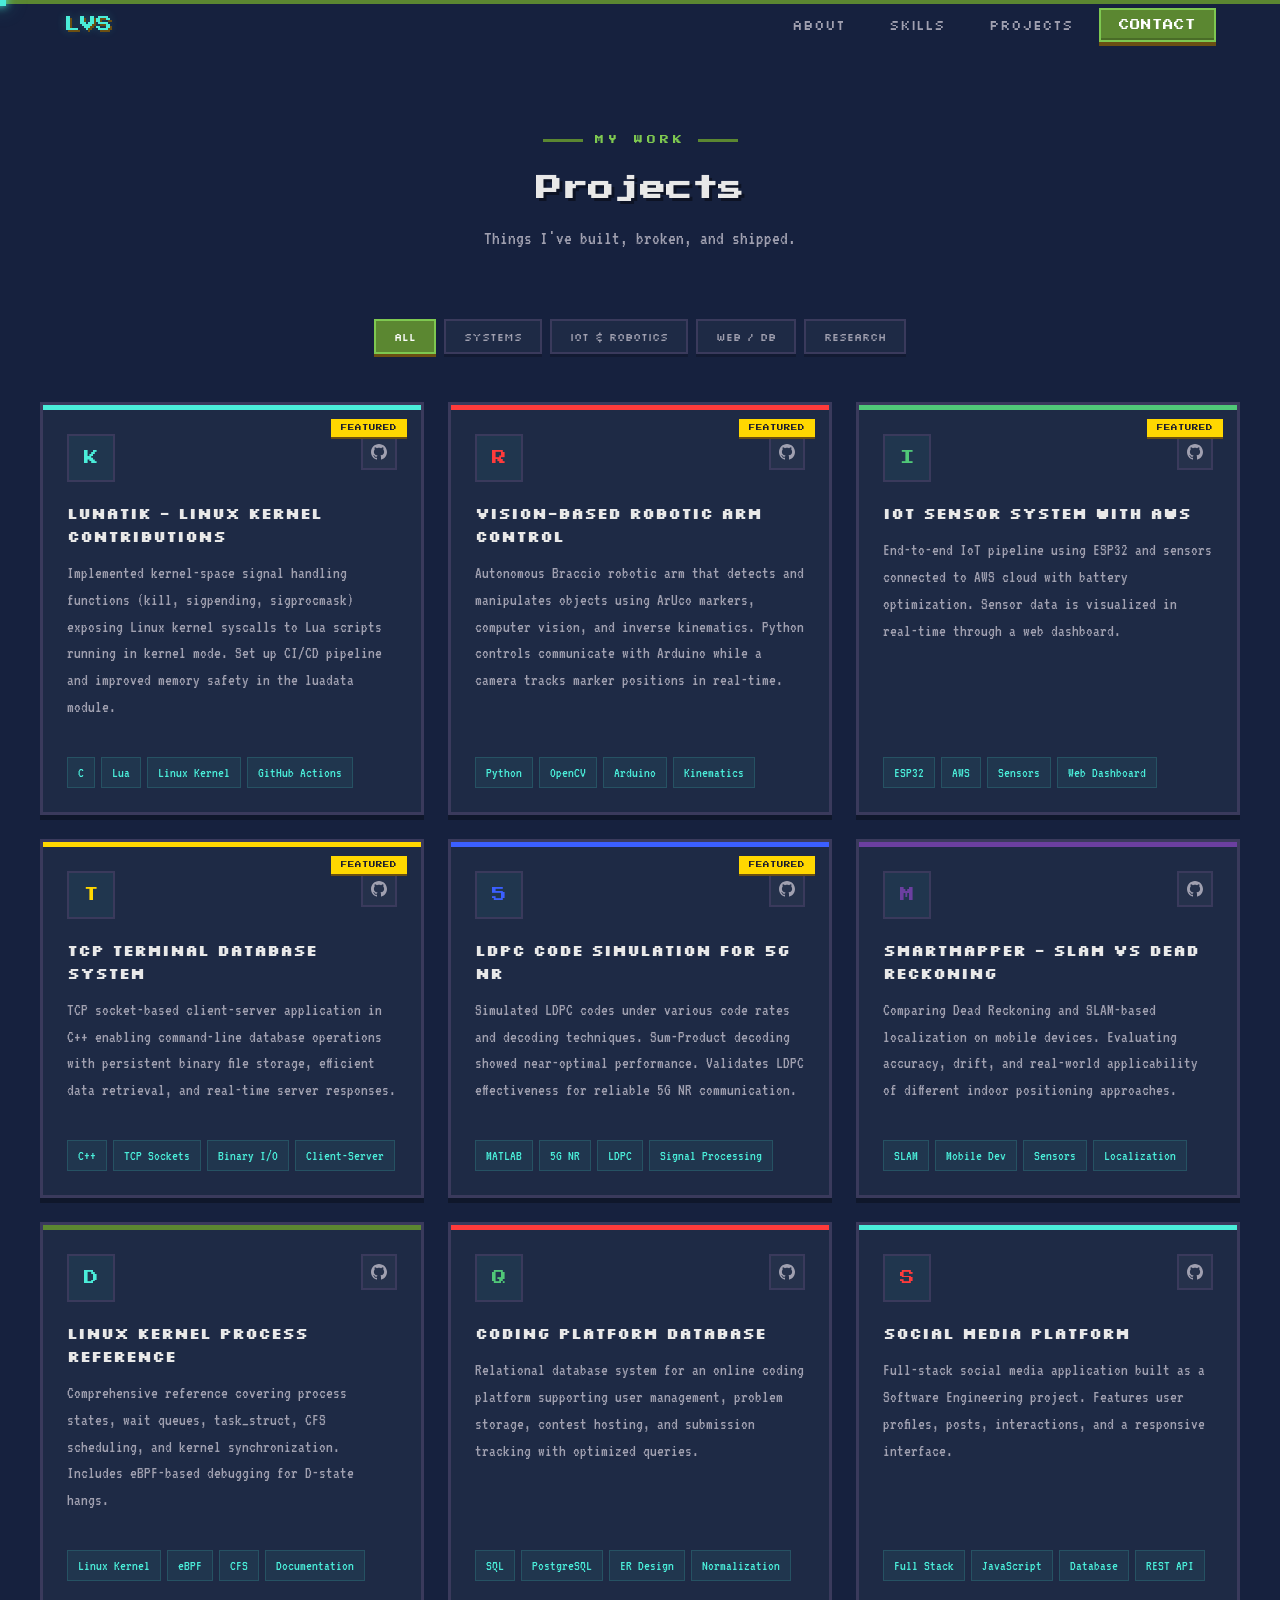
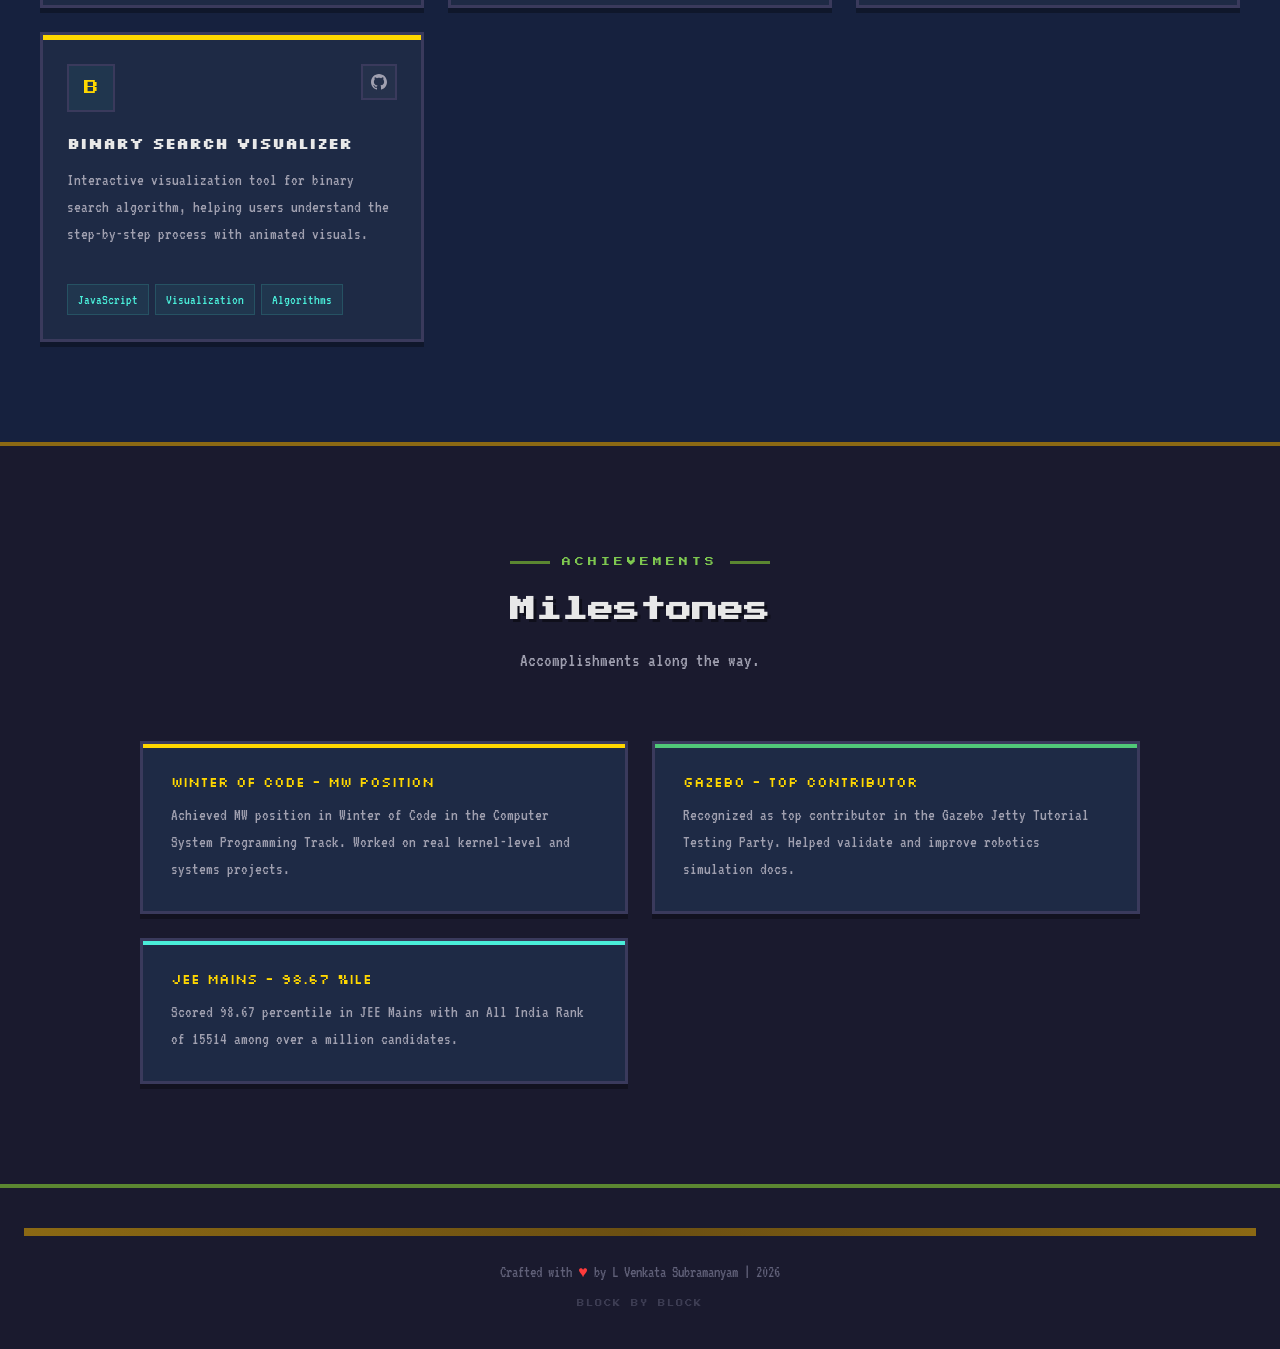
<file: projects.html>
<!DOCTYPE html>
<html lang="en">
<head>
    <meta charset="UTF-8">
    <meta name="viewport" content="width=device-width, initial-scale=1.0">
    <title>Projects | L Venkata Subramanyam</title>
    <link rel="icon" type="image/png" href="logo.png">
    <link href="https://fonts.googleapis.com/css2?family=Press+Start+2P&family=VT323&family=Silkscreen:wght@400;700&family=Inter:wght@300;400;500;600;700;800;900&family=JetBrains+Mono:wght@400;500;600;700&display=swap" rel="stylesheet">
    <link rel="stylesheet" href="css/style.css">
    <link rel="stylesheet" href="css/responsive.css">
</head>
<body>
    <!-- Background -->
    <canvas id="particles"></canvas>
    <div class="bg-grid"></div>

    <!-- Cursor Elements -->
    <div class="custom-cursor" id="customCursor"></div>
    <div class="cursor-trail-dot" id="cursorTrail"></div>
    <canvas id="constellationCanvas"></canvas>
    <canvas id="shockwaveCanvas"></canvas>

    <!-- Nav Overlay -->
    <div class="nav-overlay" id="navOverlay"></div>

    <!-- Navbar -->
    <nav class="navbar" id="navbar">
        <div class="nav-container">
            <a href="index.html" class="nav-logo">LVS</a>
            <ul class="nav-links" id="navLinks">
                <li><a href="index.html#about" onclick="closeNav()">About</a></li>
                <li><a href="index.html#skills" onclick="closeNav()">Skills</a></li>
                <li><a href="projects.html" class="active" onclick="closeNav()">Projects</a></li>
                <li><a href="contact.html" onclick="closeNav()" class="nav-cta">Contact</a></li>
            </ul>
            <button class="hamburger" id="hamburger" onclick="toggleNav()">
                <span></span>
                <span></span>
                <span></span>
            </button>
        </div>
    </nav>

    <main>
        <!-- PROJECTS -->
        <section class="projects" id="projects" style="padding-top: 120px;">
            <div class="container">
                <div class="section-header reveal">
                    <div class="section-label">My Work</div>
                    <h2 class="section-title">Projects</h2>
                    <p class="section-subtitle">Things I've built, broken, and shipped.</p>
                </div>
                <div class="projects-filter reveal">
                    <button class="filter-btn active" onclick="filterProjects('all', this)">All</button>
                    <button class="filter-btn" onclick="filterProjects('systems', this)">Systems</button>
                    <button class="filter-btn" onclick="filterProjects('iot', this)">IoT & Robotics</button>
                    <button class="filter-btn" onclick="filterProjects('web', this)">Web / DB</button>
                    <button class="filter-btn" onclick="filterProjects('research', this)">Research</button>
                </div>
                <div class="projects-grid" id="projectsGrid">

                    <!-- 1. Lunatik -->
                    <div class="project-card reveal" data-category="systems">
                        <div class="project-card-top-bar"></div>
                        <div class="project-featured-badge">FEATURED</div>
                        <div class="project-card-header">
                            <div class="project-icon-box">
                                <span class="project-icon-char" style="color: var(--diamond-blue);">K</span>
                            </div>
                            <div class="project-links">
                                <a href="https://github.com/luainkernel/lunatik/commits/master/?author=Physic69" target="_blank" class="project-link" title="GitHub">
                                    <svg width="16" height="16" viewBox="0 0 24 24" fill="currentColor"><path d="M12 0c-6.626 0-12 5.373-12 12 0 5.302 3.438 9.8 8.207 11.387.599.111.793-.261.793-.577v-2.234c-3.338.726-4.033-1.416-4.033-1.416-.546-1.387-1.333-1.756-1.333-1.756-1.089-.745.083-.729.083-.729 1.205.084 1.839 1.237 1.839 1.237 1.07 1.834 2.807 1.304 3.492.997.107-.775.418-1.305.762-1.604-2.665-.305-5.467-1.334-5.467-5.931 0-1.311.469-2.381 1.236-3.221-.124-.303-.535-1.524.117-3.176 0 0 1.008-.322 3.301 1.23.957-.266 1.983-.399 3.003-.404 1.02.005 2.047.138 3.006.404 2.291-1.552 3.297-1.23 3.297-1.23.653 1.653.242 2.874.118 3.176.77.84 1.235 1.911 1.235 3.221 0 4.609-2.807 5.624-5.479 5.921.43.372.823 1.102.823 2.222v3.293c0 .319.192.694.801.576 4.765-1.589 8.199-6.086 8.199-11.386 0-6.627-5.373-12-12-12z"/></svg>
                                </a>
                            </div>
                        </div>
                        <div class="project-card-body">
                            <h3 class="project-title">Lunatik - Linux Kernel Contributions</h3>
                            <p class="project-description">
                                Implemented kernel-space signal handling functions (kill, sigpending,
                                sigprocmask) exposing Linux kernel syscalls to Lua scripts running
                                in kernel mode. Set up CI/CD pipeline and improved memory safety
                                in the luadata module.
                            </p>
                        </div>
                        <div class="project-card-footer">
                            <div class="project-tech">
                                <span class="tech-tag">C</span>
                                <span class="tech-tag">Lua</span>
                                <span class="tech-tag">Linux Kernel</span>
                                <span class="tech-tag">GitHub Actions</span>
                            </div>
                        </div>
                    </div>

                    <!-- 2. Robotic Arm -->
                    <div class="project-card reveal reveal-delay-1" data-category="iot">
                        <div class="project-card-top-bar"></div>
                        <div class="project-featured-badge">FEATURED</div>
                        <div class="project-card-header">
                            <div class="project-icon-box">
                                <span class="project-icon-char" style="color: var(--redstone-red);">R</span>
                            </div>
                            <div class="project-links">
                                <a href="https://github.com/Physic69/Vision-Based-Robotic-Arm-Control-" target="_blank" class="project-link">
                                    <svg width="16" height="16" viewBox="0 0 24 24" fill="currentColor"><path d="M12 0c-6.626 0-12 5.373-12 12 0 5.302 3.438 9.8 8.207 11.387.599.111.793-.261.793-.577v-2.234c-3.338.726-4.033-1.416-4.033-1.416-.546-1.387-1.333-1.756-1.333-1.756-1.089-.745.083-.729.083-.729 1.205.084 1.839 1.237 1.839 1.237 1.07 1.834 2.807 1.304 3.492.997.107-.775.418-1.305.762-1.604-2.665-.305-5.467-1.334-5.467-5.931 0-1.311.469-2.381 1.236-3.221-.124-.303-.535-1.524.117-3.176 0 0 1.008-.322 3.301 1.23.957-.266 1.983-.399 3.003-.404 1.02.005 2.047.138 3.006.404 2.291-1.552 3.297-1.23 3.297-1.23.653 1.653.242 2.874.118 3.176.77.84 1.235 1.911 1.235 3.221 0 4.609-2.807 5.624-5.479 5.921.43.372.823 1.102.823 2.222v3.293c0 .319.192.694.801.576 4.765-1.589 8.199-6.086 8.199-11.386 0-6.627-5.373-12-12-12z"/></svg>
                                </a>
                            </div>
                        </div>
                        <div class="project-card-body">
                            <h3 class="project-title">Vision-Based Robotic Arm Control</h3>
                            <p class="project-description">
                                Autonomous Braccio robotic arm that detects and manipulates objects
                                using ArUco markers, computer vision, and inverse kinematics.
                                Python controls communicate with Arduino while a camera
                                tracks marker positions in real-time.
                            </p>
                        </div>
                        <div class="project-card-footer">
                            <div class="project-tech">
                                <span class="tech-tag">Python</span>
                                <span class="tech-tag">OpenCV</span>
                                <span class="tech-tag">Arduino</span>
                                <span class="tech-tag">Kinematics</span>
                            </div>
                        </div>
                    </div>

                    <!-- 3. IoT -->
                    <div class="project-card reveal reveal-delay-2" data-category="iot">
                        <div class="project-card-top-bar"></div>
                        <div class="project-featured-badge">FEATURED</div>
                        <div class="project-card-header">
                            <div class="project-icon-box">
                                <span class="project-icon-char" style="color: var(--emerald-green);">I</span>
                            </div>
                            <div class="project-links">
                                <a href="https://github.com/Physic69/IoT_Project" target="_blank" class="project-link">
                                    <svg width="16" height="16" viewBox="0 0 24 24" fill="currentColor"><path d="M12 0c-6.626 0-12 5.373-12 12 0 5.302 3.438 9.8 8.207 11.387.599.111.793-.261.793-.577v-2.234c-3.338.726-4.033-1.416-4.033-1.416-.546-1.387-1.333-1.756-1.333-1.756-1.089-.745.083-.729.083-.729 1.205.084 1.839 1.237 1.839 1.237 1.07 1.834 2.807 1.304 3.492.997.107-.775.418-1.305.762-1.604-2.665-.305-5.467-1.334-5.467-5.931 0-1.311.469-2.381 1.236-3.221-.124-.303-.535-1.524.117-3.176 0 0 1.008-.322 3.301 1.23.957-.266 1.983-.399 3.003-.404 1.02.005 2.047.138 3.006.404 2.291-1.552 3.297-1.23 3.297-1.23.653 1.653.242 2.874.118 3.176.77.84 1.235 1.911 1.235 3.221 0 4.609-2.807 5.624-5.479 5.921.43.372.823 1.102.823 2.222v3.293c0 .319.192.694.801.576 4.765-1.589 8.199-6.086 8.199-11.386 0-6.627-5.373-12-12-12z"/></svg>
                                </a>
                            </div>
                        </div>
                        <div class="project-card-body">
                            <h3 class="project-title">IoT Sensor System with AWS</h3>
                            <p class="project-description">
                                End-to-end IoT pipeline using ESP32 and sensors connected to
                                AWS cloud with battery optimization. Sensor data is visualized
                                in real-time through a web dashboard.
                            </p>
                        </div>
                        <div class="project-card-footer">
                            <div class="project-tech">
                                <span class="tech-tag">ESP32</span>
                                <span class="tech-tag">AWS</span>
                                <span class="tech-tag">Sensors</span>
                                <span class="tech-tag">Web Dashboard</span>
                            </div>
                        </div>
                    </div>

                    <!-- 4. TCP DB -->
                    <div class="project-card reveal reveal-delay-3" data-category="systems">
                        <div class="project-card-top-bar"></div>
                        <div class="project-featured-badge">FEATURED</div>
                        <div class="project-card-header">
                            <div class="project-icon-box">
                                <span class="project-icon-char" style="color: var(--gold-yellow);">T</span>
                            </div>
                            <div class="project-links">
                                <a href="https://github.com/Physic69/woc7.0-system-programming-terminal-database" target="_blank" class="project-link">
                                    <svg width="16" height="16" viewBox="0 0 24 24" fill="currentColor"><path d="M12 0c-6.626 0-12 5.373-12 12 0 5.302 3.438 9.8 8.207 11.387.599.111.793-.261.793-.577v-2.234c-3.338.726-4.033-1.416-4.033-1.416-.546-1.387-1.333-1.756-1.333-1.756-1.089-.745.083-.729.083-.729 1.205.084 1.839 1.237 1.839 1.237 1.07 1.834 2.807 1.304 3.492.997.107-.775.418-1.305.762-1.604-2.665-.305-5.467-1.334-5.467-5.931 0-1.311.469-2.381 1.236-3.221-.124-.303-.535-1.524.117-3.176 0 0 1.008-.322 3.301 1.23.957-.266 1.983-.399 3.003-.404 1.02.005 2.047.138 3.006.404 2.291-1.552 3.297-1.23 3.297-1.23.653 1.653.242 2.874.118 3.176.77.84 1.235 1.911 1.235 3.221 0 4.609-2.807 5.624-5.479 5.921.43.372.823 1.102.823 2.222v3.293c0 .319.192.694.801.576 4.765-1.589 8.199-6.086 8.199-11.386 0-6.627-5.373-12-12-12z"/></svg>
                                </a>
                            </div>
                        </div>
                        <div class="project-card-body">
                            <h3 class="project-title">TCP Terminal Database System</h3>
                            <p class="project-description">
                                TCP socket-based client-server application in C++ enabling
                                command-line database operations with persistent binary file
                                storage, efficient data retrieval, and real-time server responses.
                            </p>
                        </div>
                        <div class="project-card-footer">
                            <div class="project-tech">
                                <span class="tech-tag">C++</span>
                                <span class="tech-tag">TCP Sockets</span>
                                <span class="tech-tag">Binary I/O</span>
                                <span class="tech-tag">Client-Server</span>
                            </div>
                        </div>
                    </div>

                    <!-- 5. LDPC -->
                    <div class="project-card reveal" data-category="research">
                        <div class="project-card-top-bar"></div>
                        <div class="project-featured-badge">FEATURED</div>
                        <div class="project-card-header">
                            <div class="project-icon-box">
                                <span class="project-icon-char" style="color: var(--lapis-blue);">5</span>
                            </div>
                            <div class="project-links">
                                <a href="https://github.com/Physic69/LDPC-Code_Simulation_for_5G_NR" target="_blank" class="project-link">
                                    <svg width="16" height="16" viewBox="0 0 24 24" fill="currentColor"><path d="M12 0c-6.626 0-12 5.373-12 12 0 5.302 3.438 9.8 8.207 11.387.599.111.793-.261.793-.577v-2.234c-3.338.726-4.033-1.416-4.033-1.416-.546-1.387-1.333-1.756-1.333-1.756-1.089-.745.083-.729.083-.729 1.205.084 1.839 1.237 1.839 1.237 1.07 1.834 2.807 1.304 3.492.997.107-.775.418-1.305.762-1.604-2.665-.305-5.467-1.334-5.467-5.931 0-1.311.469-2.381 1.236-3.221-.124-.303-.535-1.524.117-3.176 0 0 1.008-.322 3.301 1.23.957-.266 1.983-.399 3.003-.404 1.02.005 2.047.138 3.006.404 2.291-1.552 3.297-1.23 3.297-1.23.653 1.653.242 2.874.118 3.176.77.84 1.235 1.911 1.235 3.221 0 4.609-2.807 5.624-5.479 5.921.43.372.823 1.102.823 2.222v3.293c0 .319.192.694.801.576 4.765-1.589 8.199-6.086 8.199-11.386 0-6.627-5.373-12-12-12z"/></svg>
                                </a>
                            </div>
                        </div>
                        <div class="project-card-body">
                            <h3 class="project-title">LDPC Code Simulation for 5G NR</h3>
                            <p class="project-description">
                                Simulated LDPC codes under various code rates and decoding
                                techniques. Sum-Product decoding showed near-optimal performance.
                                Validates LDPC effectiveness for reliable 5G NR communication.
                            </p>
                        </div>
                        <div class="project-card-footer">
                            <div class="project-tech">
                                <span class="tech-tag">MATLAB</span>
                                <span class="tech-tag">5G NR</span>
                                <span class="tech-tag">LDPC</span>
                                <span class="tech-tag">Signal Processing</span>
                            </div>
                        </div>
                    </div>

                    <!-- 6. SmartMapper -->
                    <div class="project-card reveal reveal-delay-1" data-category="research">
                        <div class="project-card-top-bar"></div>
                        <div class="project-card-header">
                            <div class="project-icon-box">
                                <span class="project-icon-char" style="color: var(--obsidian-purple);">M</span>
                            </div>
                            <div class="project-links">
                                <a href="https://github.com/Physic69/SmartMapper" target="_blank" class="project-link">
                                    <svg width="16" height="16" viewBox="0 0 24 24" fill="currentColor"><path d="M12 0c-6.626 0-12 5.373-12 12 0 5.302 3.438 9.8 8.207 11.387.599.111.793-.261.793-.577v-2.234c-3.338.726-4.033-1.416-4.033-1.416-.546-1.387-1.333-1.756-1.333-1.756-1.089-.745.083-.729.083-.729 1.205.084 1.839 1.237 1.839 1.237 1.07 1.834 2.807 1.304 3.492.997.107-.775.418-1.305.762-1.604-2.665-.305-5.467-1.334-5.467-5.931 0-1.311.469-2.381 1.236-3.221-.124-.303-.535-1.524.117-3.176 0 0 1.008-.322 3.301 1.23.957-.266 1.983-.399 3.003-.404 1.02.005 2.047.138 3.006.404 2.291-1.552 3.297-1.23 3.297-1.23.653 1.653.242 2.874.118 3.176.77.84 1.235 1.911 1.235 3.221 0 4.609-2.807 5.624-5.479 5.921.43.372.823 1.102.823 2.222v3.293c0 .319.192.694.801.576 4.765-1.589 8.199-6.086 8.199-11.386 0-6.627-5.373-12-12-12z"/></svg>
                                </a>
                            </div>
                        </div>
                        <div class="project-card-body">
                            <h3 class="project-title">SmartMapper - SLAM vs Dead Reckoning</h3>
                            <p class="project-description">
                                Comparing Dead Reckoning and SLAM-based localization on mobile
                                devices. Evaluating accuracy, drift, and real-world applicability
                                of different indoor positioning approaches.
                            </p>
                        </div>
                        <div class="project-card-footer">
                            <div class="project-tech">
                                <span class="tech-tag">SLAM</span>
                                <span class="tech-tag">Mobile Dev</span>
                                <span class="tech-tag">Sensors</span>
                                <span class="tech-tag">Localization</span>
                            </div>
                        </div>
                    </div>

                    <!-- 7. Kernel Process -->
                    <div class="project-card reveal reveal-delay-2" data-category="systems">
                        <div class="project-card-top-bar"></div>
                        <div class="project-card-header">
                            <div class="project-icon-box">
                                <span class="project-icon-char" style="color: var(--diamond-blue);">D</span>
                            </div>
                            <div class="project-links">
                                <a href="https://gist.github.com/Physic69/b718061e729bcf6ca1083ba87a6ba4bc" target="_blank" class="project-link">
                                    <svg width="16" height="16" viewBox="0 0 24 24" fill="currentColor"><path d="M12 0c-6.626 0-12 5.373-12 12 0 5.302 3.438 9.8 8.207 11.387.599.111.793-.261.793-.577v-2.234c-3.338.726-4.033-1.416-4.033-1.416-.546-1.387-1.333-1.756-1.333-1.756-1.089-.745.083-.729.083-.729 1.205.084 1.839 1.237 1.839 1.237 1.07 1.834 2.807 1.304 3.492.997.107-.775.418-1.305.762-1.604-2.665-.305-5.467-1.334-5.467-5.931 0-1.311.469-2.381 1.236-3.221-.124-.303-.535-1.524.117-3.176 0 0 1.008-.322 3.301 1.23.957-.266 1.983-.399 3.003-.404 1.02.005 2.047.138 3.006.404 2.291-1.552 3.297-1.23 3.297-1.23.653 1.653.242 2.874.118 3.176.77.84 1.235 1.911 1.235 3.221 0 4.609-2.807 5.624-5.479 5.921.43.372.823 1.102.823 2.222v3.293c0 .319.192.694.801.576 4.765-1.589 8.199-6.086 8.199-11.386 0-6.627-5.373-12-12-12z"/></svg>
                                </a>
                            </div>
                        </div>
                        <div class="project-card-body">
                            <h3 class="project-title">Linux Kernel Process Reference</h3>
                            <p class="project-description">
                                Comprehensive reference covering process states, wait queues,
                                task_struct, CFS scheduling, and kernel synchronization.
                                Includes eBPF-based debugging for D-state hangs.
                            </p>
                        </div>
                        <div class="project-card-footer">
                            <div class="project-tech">
                                <span class="tech-tag">Linux Kernel</span>
                                <span class="tech-tag">eBPF</span>
                                <span class="tech-tag">CFS</span>
                                <span class="tech-tag">Documentation</span>
                            </div>
                        </div>
                    </div>

                    <!-- 8. Coding Platform DB -->
                    <div class="project-card reveal reveal-delay-3" data-category="web">
                        <div class="project-card-top-bar"></div>
                        <div class="project-card-header">
                            <div class="project-icon-box">
                                <span class="project-icon-char" style="color: var(--emerald-green);">Q</span>
                            </div>
                            <div class="project-links">
                                <a href="https://github.com/Physic69/Coding_Platform_DB" target="_blank" class="project-link">
                                    <svg width="16" height="16" viewBox="0 0 24 24" fill="currentColor"><path d="M12 0c-6.626 0-12 5.373-12 12 0 5.302 3.438 9.8 8.207 11.387.599.111.793-.261.793-.577v-2.234c-3.338.726-4.033-1.416-4.033-1.416-.546-1.387-1.333-1.756-1.333-1.756-1.089-.745.083-.729.083-.729 1.205.084 1.839 1.237 1.839 1.237 1.07 1.834 2.807 1.304 3.492.997.107-.775.418-1.305.762-1.604-2.665-.305-5.467-1.334-5.467-5.931 0-1.311.469-2.381 1.236-3.221-.124-.303-.535-1.524.117-3.176 0 0 1.008-.322 3.301 1.23.957-.266 1.983-.399 3.003-.404 1.02.005 2.047.138 3.006.404 2.291-1.552 3.297-1.23 3.297-1.23.653 1.653.242 2.874.118 3.176.77.84 1.235 1.911 1.235 3.221 0 4.609-2.807 5.624-5.479 5.921.43.372.823 1.102.823 2.222v3.293c0 .319.192.694.801.576 4.765-1.589 8.199-6.086 8.199-11.386 0-6.627-5.373-12-12-12z"/></svg>
                                </a>
                            </div>
                        </div>
                        <div class="project-card-body">
                            <h3 class="project-title">Coding Platform Database</h3>
                            <p class="project-description">
                                Relational database system for an online coding platform
                                supporting user management, problem storage, contest hosting,
                                and submission tracking with optimized queries.
                            </p>
                        </div>
                        <div class="project-card-footer">
                            <div class="project-tech">
                                <span class="tech-tag">SQL</span>
                                <span class="tech-tag">PostgreSQL</span>
                                <span class="tech-tag">ER Design</span>
                                <span class="tech-tag">Normalization</span>
                            </div>
                        </div>
                    </div>

                    <!-- 9. Social Media -->
                    <div class="project-card reveal" data-category="web">
                        <div class="project-card-top-bar"></div>
                        <div class="project-card-header">
                            <div class="project-icon-box">
                                <span class="project-icon-char" style="color: var(--redstone-red);">S</span>
                            </div>
                            <div class="project-links">
                                <a href="https://github.com/Physic69/SE_project" target="_blank" class="project-link">
                                    <svg width="16" height="16" viewBox="0 0 24 24" fill="currentColor"><path d="M12 0c-6.626 0-12 5.373-12 12 0 5.302 3.438 9.8 8.207 11.387.599.111.793-.261.793-.577v-2.234c-3.338.726-4.033-1.416-4.033-1.416-.546-1.387-1.333-1.756-1.333-1.756-1.089-.745.083-.729.083-.729 1.205.084 1.839 1.237 1.839 1.237 1.07 1.834 2.807 1.304 3.492.997.107-.775.418-1.305.762-1.604-2.665-.305-5.467-1.334-5.467-5.931 0-1.311.469-2.381 1.236-3.221-.124-.303-.535-1.524.117-3.176 0 0 1.008-.322 3.301 1.23.957-.266 1.983-.399 3.003-.404 1.02.005 2.047.138 3.006.404 2.291-1.552 3.297-1.23 3.297-1.23.653 1.653.242 2.874.118 3.176.77.84 1.235 1.911 1.235 3.221 0 4.609-2.807 5.624-5.479 5.921.43.372.823 1.102.823 2.222v3.293c0 .319.192.694.801.576 4.765-1.589 8.199-6.086 8.199-11.386 0-6.627-5.373-12-12-12z"/></svg>
                                </a>
                            </div>
                        </div>
                        <div class="project-card-body">
                            <h3 class="project-title">Social Media Platform</h3>
                            <p class="project-description">
                                Full-stack social media application built as a Software Engineering
                                project. Features user profiles, posts, interactions, and a
                                responsive interface.
                            </p>
                        </div>
                        <div class="project-card-footer">
                            <div class="project-tech">
                                <span class="tech-tag">Full Stack</span>
                                <span class="tech-tag">JavaScript</span>
                                <span class="tech-tag">Database</span>
                                <span class="tech-tag">REST API</span>
                            </div>
                        </div>
                    </div>

                    <!-- 10. Binary Search -->
                    <div class="project-card reveal reveal-delay-1" data-category="web">
                        <div class="project-card-top-bar"></div>
                        <div class="project-card-header">
                            <div class="project-icon-box">
                                <span class="project-icon-char" style="color: var(--gold-yellow);">B</span>
                            </div>
                            <div class="project-links">
                                <a href="https://github.com/Physic69/Bin_Sear" target="_blank" class="project-link">
                                    <svg width="16" height="16" viewBox="0 0 24 24" fill="currentColor"><path d="M12 0c-6.626 0-12 5.373-12 12 0 5.302 3.438 9.8 8.207 11.387.599.111.793-.261.793-.577v-2.234c-3.338.726-4.033-1.416-4.033-1.416-.546-1.387-1.333-1.756-1.333-1.756-1.089-.745.083-.729.083-.729 1.205.084 1.839 1.237 1.839 1.237 1.07 1.834 2.807 1.304 3.492.997.107-.775.418-1.305.762-1.604-2.665-.305-5.467-1.334-5.467-5.931 0-1.311.469-2.381 1.236-3.221-.124-.303-.535-1.524.117-3.176 0 0 1.008-.322 3.301 1.23.957-.266 1.983-.399 3.003-.404 1.02.005 2.047.138 3.006.404 2.291-1.552 3.297-1.23 3.297-1.23.653 1.653.242 2.874.118 3.176.77.84 1.235 1.911 1.235 3.221 0 4.609-2.807 5.624-5.479 5.921.43.372.823 1.102.823 2.222v3.293c0 .319.192.694.801.576 4.765-1.589 8.199-6.086 8.199-11.386 0-6.627-5.373-12-12-12z"/></svg>
                                </a>
                            </div>
                        </div>
                        <div class="project-card-body">
                            <h3 class="project-title">Binary Search Visualizer</h3>
                            <p class="project-description">
                                Interactive visualization tool for binary search algorithm,
                                helping users understand the step-by-step process with
                                animated visuals.
                            </p>
                        </div>
                        <div class="project-card-footer">
                            <div class="project-tech">
                                <span class="tech-tag">JavaScript</span>
                                <span class="tech-tag">Visualization</span>
                                <span class="tech-tag">Algorithms</span>
                            </div>
                        </div>
                    </div>
                </div>
            </div>
        </section>

        <!-- ACHIEVEMENTS -->
        <section class="achievements" id="achievements">
            <div class="container">
                <div class="section-header reveal">
                    <div class="section-label">Achievements</div>
                    <h2 class="section-title">Milestones</h2>
                    <p class="section-subtitle">Accomplishments along the way.</p>
                </div>
                <div class="achievements-grid">
                    <div class="achievement-card reveal reveal-delay-1">
                        <div class="achievement-title">Winter of Code - MW Position</div>
                        <div class="achievement-desc">
                            Achieved MW position in Winter of Code in the Computer System
                            Programming Track. Worked on real kernel-level and systems projects.
                        </div>
                    </div>
                    <div class="achievement-card reveal reveal-delay-2">
                        <div class="achievement-title">Gazebo - Top Contributor</div>
                        <div class="achievement-desc">
                            Recognized as top contributor in the Gazebo Jetty Tutorial
                            Testing Party. Helped validate and improve robotics simulation docs.
                        </div>
                    </div>
                    <div class="achievement-card reveal reveal-delay-3">
                        <div class="achievement-title">JEE Mains - 98.67 %ile</div>
                        <div class="achievement-desc">
                            Scored 98.67 percentile in JEE Mains with an All India Rank
                            of 15514 among over a million candidates.
                        </div>
                    </div>
                </div>
            </div>
        </section>
    </main>

    <!-- Footer -->
    <footer>
        <div class="footer-dirt"></div>
        <p class="footer-text">
            Crafted with <span class="heart">&#9829;</span> by L Venkata Subramanyam | 2026
        </p>
        <p class="footer-craft">BLOCK BY BLOCK</p>
    </footer>

    <script src="js/cursor.js"></script>
    <script src="js/particles.js"></script>
    <script src="js/navigation.js"></script>
    <script src="js/main.js"></script>
</body>
</html>
</file>
<file: css/style.css>
/* ============================================
   VARIABLES & RESET
   ============================================ */
*, *::before, *::after {
    margin: 0;
    padding: 0;
    box-sizing: border-box;
}

:root {
    --bg-primary: #1a1a2e;
    --bg-secondary: #16213e;
    --bg-card: #1e2a45;
    --bg-card-hover: #253352;
    --dirt-brown: #8B6914;
    --dirt-dark: #6B4F12;
    --grass-green: #5B8731;
    --grass-light: #7EC850;
    --stone-gray: #7F7F7F;
    --stone-dark: #5A5A5A;
    --diamond-blue: #4AEDD9;
    --diamond-glow: #2DD4BF;
    --gold-yellow: #FFD700;
    --redstone-red: #FF3B3B;
    --lapis-blue: #3B5FFF;
    --emerald-green: #50C878;
    --obsidian-purple: #6B3FA0;
    --text-primary: #E8E8E8;
    --text-secondary: #A0A0B0;
    --text-muted: #606078;
    --border-color: #3A3A5C;
    --border-glow: rgba(74, 237, 217, 0.3);
}

html {
    scroll-behavior: smooth;
    scrollbar-width: thin;
    scrollbar-color: var(--grass-green) var(--bg-secondary);
}

html::-webkit-scrollbar { width: 12px; }
html::-webkit-scrollbar-track {
    background: var(--bg-secondary);
    border-left: 2px solid var(--dirt-dark);
}
html::-webkit-scrollbar-thumb {
    background: linear-gradient(180deg, var(--grass-green), var(--dirt-brown));
    border: 2px solid var(--dirt-dark);
}

body {
    font-family: 'Inter', sans-serif;
    background-color: var(--bg-primary);
    color: var(--text-primary);
    overflow-x: hidden;
    line-height: 1.6;
    cursor: none;
}

/* ============================================
   CURSOR STYLES
   ============================================ */

/*
 * ==============================================
 * CURSOR OPTION 1: GLOWING PIXEL DOT (ACTIVE)
 * ==============================================
 */
.custom-cursor {
    position: fixed;
    width: 12px;
    height: 12px;
    background: var(--diamond-blue);
    box-shadow:
        0 0 8px var(--diamond-blue),
        0 0 20px rgba(74, 237, 217, 0.4),
        0 0 40px rgba(74, 237, 217, 0.15);
    pointer-events: none;
    z-index: 99999;
    transform: translate(-50%, -50%);
    transition: width 0.15s, height 0.15s, box-shadow 0.15s;
    image-rendering: pixelated;
}

.custom-cursor.hovering {
    width: 18px;
    height: 18px;
    background: var(--gold-yellow);
    box-shadow:
        0 0 12px var(--gold-yellow),
        0 0 30px rgba(255, 215, 0, 0.5),
        0 0 50px rgba(255, 215, 0, 0.2);
}

.cursor-trail-dot {
    position: fixed;
    width: 6px;
    height: 6px;
    background: var(--diamond-blue);
    opacity: 0.4;
    pointer-events: none;
    z-index: 99998;
    transform: translate(-50%, -50%);
    transition: opacity 0.3s;
    image-rendering: pixelated;
}

/*
 * ==============================================
 * CURSOR OPTION 2: PIXEL ARROW (UNCOMMENT TO USE)
 * ==============================================
 * To use this cursor:
 * 1. Comment out OPTION 1 above
 * 2. Uncomment the block below
 * 3. In cursor.js, set CURSOR_STYLE = 'arrow'
 * ==============================================
 */
/*
.custom-cursor {
    position: fixed;
    width: 24px;
    height: 24px;
    pointer-events: none;
    z-index: 99999;
    transform: translate(-2px, -2px);
    image-rendering: pixelated;
    background: none;
    box-shadow: none;
}

.custom-cursor::before {
    content: '';
    position: absolute;
    top: 0; left: 0;
    width: 24px; height: 24px;
    background-image: url("data:image/svg+xml,%3Csvg xmlns='http://www.w3.org/2000/svg' viewBox='0 0 16 16'%3E%3Cpath d='M1,1 L1,13 L5,9 L9,14 L11,13 L7,8 L12,7 Z' fill='%234AEDD9' stroke='%231a1a2e' stroke-width='1'/%3E%3C/svg%3E");
    background-size: contain;
    background-repeat: no-repeat;
    image-rendering: pixelated;
}

.custom-cursor.hovering::before {
    background-image: url("data:image/svg+xml,%3Csvg xmlns='http://www.w3.org/2000/svg' viewBox='0 0 16 16'%3E%3Cpath d='M1,1 L1,13 L5,9 L9,14 L11,13 L7,8 L12,7 Z' fill='%23FFD700' stroke='%231a1a2e' stroke-width='1'/%3E%3C/svg%3E");
}

.cursor-trail-dot {
    display: none;
}
*/

/*
 * ==============================================
 * CURSOR OPTION 3: SPINNING PIXEL SQUARE (UNCOMMENT TO USE)
 * ==============================================
 * To use:
 * 1. Comment out OPTION 1
 * 2. Uncomment the block below
 * 3. In cursor.js, set CURSOR_STYLE = 'square'
 * ==============================================
 */
/*
.custom-cursor {
    position: fixed;
    width: 14px;
    height: 14px;
    border: 2px solid var(--diamond-blue);
    background: rgba(74, 237, 217, 0.15);
    box-shadow: 0 0 12px rgba(74, 237, 217, 0.3);
    pointer-events: none;
    z-index: 99999;
    transform: translate(-50%, -50%) rotate(0deg);
    animation: cursorSpin 3s linear infinite;
    image-rendering: pixelated;
}

.custom-cursor.hovering {
    border-color: var(--gold-yellow);
    background: rgba(255, 215, 0, 0.2);
    box-shadow: 0 0 18px rgba(255, 215, 0, 0.4);
    animation: cursorSpin 1s linear infinite;
    width: 18px;
    height: 18px;
}

@keyframes cursorSpin {
    from { transform: translate(-50%, -50%) rotate(0deg); }
    to { transform: translate(-50%, -50%) rotate(360deg); }
}

.cursor-trail-dot {
    position: fixed;
    width: 6px;
    height: 6px;
    border: 1px solid var(--diamond-blue);
    background: none;
    opacity: 0.3;
    pointer-events: none;
    z-index: 99998;
    transform: translate(-50%, -50%) rotate(45deg);
    image-rendering: pixelated;
}
*/

/*
 * ==============================================
 * CURSOR OPTION 4: CROSSHAIR RETICLE — THE CRAZY ONE (UNCOMMENT TO USE)
 * ==============================================
 * To use:
 * 1. Comment out OPTION 1
 * 2. Uncomment the block below
 * 3. In cursor.js, set CURSOR_STYLE = 'crosshair'
 * ==============================================
 */
/*
.custom-cursor {
    position: fixed;
    width: 32px;
    height: 32px;
    pointer-events: none;
    z-index: 99999;
    transform: translate(-50%, -50%);
    background: none;
    box-shadow: none;
}

.custom-cursor::before {
    content: '';
    position: absolute;
    top: 50%; left: 0; right: 0;
    height: 2px;
    background: var(--diamond-blue);
    transform: translateY(-50%);
    box-shadow: 0 0 6px var(--diamond-blue);
}

.custom-cursor::after {
    content: '';
    position: absolute;
    left: 50%; top: 0; bottom: 0;
    width: 2px;
    background: var(--diamond-blue);
    transform: translateX(-50%);
    box-shadow: 0 0 6px var(--diamond-blue);
}

.custom-cursor.hovering::before,
.custom-cursor.hovering::after {
    background: var(--redstone-red);
    box-shadow: 0 0 10px var(--redstone-red);
}

.cursor-trail-dot {
    position: fixed;
    width: 4px;
    height: 4px;
    background: var(--diamond-blue);
    border-radius: 0;
    opacity: 0.5;
    pointer-events: none;
    z-index: 99998;
    transform: translate(-50%, -50%);
    box-shadow: 0 0 4px var(--diamond-blue);
}
*/

/* ============================================
   CONSTELLATION & SHOCKWAVE CANVAS
   ============================================ */
#constellationCanvas,
#shockwaveCanvas {
    position: fixed;
    top: 0;
    left: 0;
    width: 100%;
    height: 100%;
    pointer-events: none;
    z-index: 9998;
}

#shockwaveCanvas { z-index: 9997; }

/* ============================================
   BACKGROUND
   ============================================ */
.bg-grid {
    position: fixed;
    top: 0;
    left: 0;
    width: 100%;
    height: 100%;
    z-index: 0;
    pointer-events: none;
    opacity: 0.04;
    background-image:
        linear-gradient(rgba(74, 237, 217, 0.3) 1px, transparent 1px),
        linear-gradient(90deg, rgba(74, 237, 217, 0.3) 1px, transparent 1px);
    background-size: 32px 32px;
    image-rendering: pixelated;
}

#particles {
    position: fixed;
    top: 0; left: 0;
    width: 100%; height: 100%;
    z-index: 0;
    pointer-events: none;
}

/* ============================================
   NAVBAR
   ============================================ */
.navbar {
    position: fixed;
    top: 0;
    width: 100%;
    z-index: 1000;
    padding: 12px 0;
    transition: all 0.3s;
}

.navbar.scrolled {
    background: rgba(26, 26, 46, 0.92);
    backdrop-filter: blur(12px);
    border-bottom: 3px solid var(--grass-green);
    box-shadow: 0 3px 0 var(--dirt-brown);
}

.nav-container {
    max-width: 1200px;
    margin: 0 auto;
    padding: 0 24px;
    display: flex;
    justify-content: space-between;
    align-items: center;
}

.nav-logo {
    font-family: 'Press Start 2P', cursive;
    font-size: 1rem;
    color: var(--diamond-blue);
    text-decoration: none;
    text-shadow: 2px 2px 0 var(--dirt-dark), 0 0 10px rgba(74, 237, 217, 0.3);
    transition: all 0.3s;
}

.nav-logo:hover {
    color: var(--gold-yellow);
    text-shadow: 2px 2px 0 var(--dirt-dark), 0 0 20px rgba(255, 215, 0, 0.4);
}

.nav-logo .dot { color: var(--grass-light); }

.nav-links {
    display: flex;
    gap: 8px;
    list-style: none;
    align-items: center;
}

.nav-links a {
    color: var(--text-secondary);
    text-decoration: none;
    font-family: 'Silkscreen', cursive;
    font-size: 0.85rem;
    padding: 8px 16px;
    border: 2px solid transparent;
    transition: all 0.2s;
    cursor: none;
}

.nav-links a:hover {
    color: var(--text-primary);
    background: rgba(74, 237, 217, 0.08);
    border-color: var(--grass-green);
    box-shadow: inset 0 -3px 0 var(--dirt-brown);
}

.nav-cta {
    background: var(--grass-green) !important;
    color: white !important;
    border: 2px solid var(--grass-light) !important;
    box-shadow: 0 4px 0 var(--dirt-dark), inset 0 -2px 0 rgba(0,0,0,0.2) !important;
    font-family: 'Press Start 2P', cursive !important;
    font-size: 0.65rem !important;
    padding: 10px 18px !important;
    text-transform: uppercase;
    letter-spacing: 1px;
}

.nav-cta:hover {
    transform: translateY(2px) !important;
    box-shadow: 0 2px 0 var(--dirt-dark), inset 0 -2px 0 rgba(0,0,0,0.2) !important;
    background: var(--grass-light) !important;
}

.hamburger {
    display: none;
    flex-direction: column;
    gap: 5px;
    cursor: none;
    background: none;
    border: none;
    padding: 4px;
}

.hamburger span {
    width: 24px;
    height: 3px;
    background: var(--diamond-blue);
    transition: all 0.3s;
}

.hamburger.active span:nth-child(1) { transform: rotate(45deg) translate(5px, 6px); }
.hamburger.active span:nth-child(2) { opacity: 0; }
.hamburger.active span:nth-child(3) { transform: rotate(-45deg) translate(5px, -6px); }

.nav-overlay {
    position: fixed;
    top: 0; left: 0;
    width: 100%; height: 100%;
    background: rgba(0,0,0,0.6);
    z-index: 998;
    opacity: 0;
    pointer-events: none;
    transition: opacity 0.3s;
}

.nav-overlay.active { opacity: 1; pointer-events: all; }

/* ============================================
   MAIN & SECTIONS
   ============================================ */
main { position: relative; z-index: 2; }
section { padding: 100px 24px; }
.container { max-width: 1200px; margin: 0 auto; }

/* ============================================
   HERO
   ============================================ */
.hero {
    min-height: 100vh;
    display: flex;
    align-items: center;
    padding-top: 80px;
}

.hero-content {
    display: grid;
    grid-template-columns: 1fr 1fr;
    gap: 60px;
    align-items: center;
    width: 100%;
}

.hero-text { animation: fadeInUp 0.8s ease-out; }

.hero-badge {
    display: inline-flex;
    align-items: center;
    gap: 10px;
    padding: 8px 18px;
    background: rgba(91, 135, 49, 0.15);
    border: 2px solid var(--grass-green);
    font-family: 'Silkscreen', cursive;
    font-size: 0.75rem;
    color: var(--grass-light);
    margin-bottom: 28px;
    box-shadow: 0 3px 0 var(--dirt-dark);
}

.hero-badge .status-dot {
    width: 8px;
    height: 8px;
    background: var(--emerald-green);
    animation: blink 1s step-end infinite;
}

@keyframes blink {
    0%, 100% { opacity: 1; }
    50% { opacity: 0; }
}

.hero h1 {
    font-family: 'Press Start 2P', cursive;
    font-size: 2.2rem;
    line-height: 1.4;
    margin-bottom: 20px;
}

.hero h1 .line1 {
    color: var(--text-secondary);
    font-size: 1rem;
    display: block;
    margin-bottom: 12px;
}

.hero h1 .name {
    color: var(--diamond-blue);
    text-shadow: 3px 3px 0 var(--dirt-dark), 0 0 20px rgba(74, 237, 217, 0.2);
    display: block;
    font-size: 1.8rem;
}

.hero-subtitle {
    font-family: 'Silkscreen', cursive;
    font-size: 1rem;
    color: var(--grass-light);
    margin-bottom: 12px;
    text-shadow: 1px 1px 0 rgba(0,0,0,0.5);
}

.hero-description {
    color: var(--text-muted);
    margin-bottom: 36px;
    max-width: 500px;
    font-family: 'VT323', monospace;
    font-size: 1.15rem;
    line-height: 1.8;
}

.hero-buttons { display: flex; gap: 16px; flex-wrap: wrap; }

.btn {
    display: inline-flex;
    align-items: center;
    gap: 10px;
    padding: 14px 24px;
    font-family: 'Press Start 2P', cursive;
    font-size: 0.6rem;
    text-decoration: none;
    text-transform: uppercase;
    letter-spacing: 1px;
    transition: all 0.15s;
    cursor: none;
    border: none;
}

.btn-primary {
    background: var(--grass-green);
    color: white;
    border: 3px solid var(--grass-light);
    box-shadow: 0 5px 0 var(--dirt-dark), inset 0 -3px 0 rgba(0,0,0,0.2);
}

.btn-primary:hover {
    transform: translateY(3px);
    box-shadow: 0 2px 0 var(--dirt-dark), inset 0 -3px 0 rgba(0,0,0,0.2);
}

.btn-outline {
    background: var(--bg-card);
    color: var(--diamond-blue);
    border: 3px solid var(--stone-gray);
    box-shadow: 0 5px 0 var(--stone-dark), inset 0 -3px 0 rgba(0,0,0,0.15);
}

.btn-outline:hover {
    transform: translateY(3px);
    box-shadow: 0 2px 0 var(--stone-dark), inset 0 -3px 0 rgba(0,0,0,0.15);
    border-color: var(--diamond-blue);
}

/* Hero Visual Card */
.hero-visual {
    display: flex;
    justify-content: center;
    align-items: center;
    animation: fadeInUp 0.8s ease-out 0.2s both;
}

.hero-card {
    width: 100%;
    max-width: 420px;
    background: var(--bg-card);
    border: 4px solid var(--stone-gray);
    overflow: hidden;
    box-shadow: 0 6px 0 var(--stone-dark), inset 2px 2px 0 rgba(255,255,255,0.06), inset -2px -2px 0 rgba(0,0,0,0.2);
}

.hero-card-top {
    background: linear-gradient(180deg, var(--grass-green), var(--grass-light));
    height: 6px;
}

.hero-card-dirt {
    background: linear-gradient(180deg, var(--dirt-brown), var(--dirt-dark));
    height: 8px;
}

.hero-card-content { padding: 28px; }

.terminal-header {
    display: flex;
    align-items: center;
    gap: 12px;
    margin-bottom: 20px;
    padding-bottom: 12px;
    border-bottom: 2px solid var(--border-color);
}

.terminal-title {
    font-family: 'Press Start 2P', cursive;
    font-size: 0.55rem;
    color: var(--diamond-blue);
}

.terminal-dots {
    display: flex;
    gap: 6px;
    margin-left: auto;
}

.terminal-dot { width: 10px; height: 10px; }
.terminal-dot.red { background: var(--redstone-red); }
.terminal-dot.yellow { background: var(--gold-yellow); }
.terminal-dot.green { background: var(--emerald-green); }

.terminal-body {
    font-family: 'VT323', monospace;
    font-size: 1.1rem;
    line-height: 2;
}

.terminal-line {
    display: flex;
    gap: 8px;
    opacity: 0;
    animation: typeIn 0.4s ease-out forwards;
}

.terminal-line:nth-child(1) { animation-delay: 0.5s; }
.terminal-line:nth-child(2) { animation-delay: 0.9s; }
.terminal-line:nth-child(3) { animation-delay: 1.3s; }
.terminal-line:nth-child(4) { animation-delay: 1.7s; }
.terminal-line:nth-child(5) { animation-delay: 2.1s; }
.terminal-line:nth-child(6) { animation-delay: 2.5s; }
.terminal-line:nth-child(7) { animation-delay: 2.9s; }

@keyframes typeIn {
    from { opacity: 0; transform: translateX(-8px); }
    to { opacity: 1; transform: translateX(0); }
}

.t-prompt { color: var(--emerald-green); }
.t-key { color: var(--gold-yellow); }
.t-value { color: var(--diamond-blue); }
.t-string { color: var(--grass-light); }
.t-bracket { color: var(--stone-gray); }

.terminal-cursor {
    display: inline-block;
    width: 10px;
    height: 18px;
    background: var(--diamond-blue);
    animation: cursorBlink 0.6s step-end infinite;
    vertical-align: middle;
}

@keyframes cursorBlink {
    0%, 100% { opacity: 1; }
    50% { opacity: 0; }
}

.hero-stats {
    display: flex;
    gap: 36px;
    margin-top: 48px;
    padding-top: 28px;
    border-top: 3px solid var(--border-color);
}

.stat-number {
    font-family: 'Press Start 2P', cursive;
    font-size: 1.2rem;
    color: var(--diamond-blue);
    text-shadow: 2px 2px 0 rgba(0,0,0,0.4);
}

.stat-label {
    font-family: 'Silkscreen', cursive;
    font-size: 0.7rem;
    color: var(--text-muted);
    margin-top: 6px;
    text-transform: uppercase;
    letter-spacing: 2px;
}

/* ============================================
   SECTION HEADERS
   ============================================ */
.section-header { text-align: center; margin-bottom: 64px; }

.section-label {
    display: inline-flex;
    align-items: center;
    gap: 12px;
    font-family: 'Press Start 2P', cursive;
    font-size: 0.55rem;
    color: var(--grass-light);
    text-transform: uppercase;
    letter-spacing: 4px;
    margin-bottom: 20px;
}

.section-label::before,
.section-label::after {
    content: '';
    width: 40px;
    height: 3px;
    background: var(--grass-green);
}

.section-title {
    font-family: 'Press Start 2P', cursive;
    font-size: 1.6rem;
    text-shadow: 3px 3px 0 rgba(0,0,0,0.4);
    margin-bottom: 16px;
    line-height: 1.6;
}

.section-subtitle {
    font-family: 'VT323', monospace;
    font-size: 1.2rem;
    color: var(--text-secondary);
    max-width: 600px;
    margin: 0 auto;
}

/* ============================================
   ABOUT
   ============================================ */
.about {
    background: var(--bg-secondary);
    border-top: 4px solid var(--grass-green);
    border-bottom: 4px solid var(--dirt-brown);
}

.about-grid {
    display: grid;
    grid-template-columns: 1fr 1fr;
    gap: 60px;
    align-items: center;
}

.about-image-container {
    position: relative;
    display: flex;
    justify-content: center;
}

.about-avatar {
    width: 300px;
    height: 300px;
    border: 4px solid var(--stone-gray);
    box-shadow: 0 6px 0 var(--stone-dark), inset 2px 2px 0 rgba(255,255,255,0.06);
    position: relative;
    overflow: hidden;
    background: var(--bg-card);
}

.about-avatar-top {
    height: 6px;
    background: linear-gradient(90deg, var(--grass-green), var(--grass-light));
    position: absolute;
    top: 0; left: 0; right: 0;
}

.about-avatar img {
    width: 100%;
    height: 100%;
    object-fit: cover;
}

.about-avatar-placeholder {
    width: 100%;
    height: 100%;
    display: flex;
    align-items: center;
    justify-content: center;
    font-family: 'Press Start 2P', cursive;
    font-size: 0.6rem;
    color: var(--text-muted);
    text-align: center;
    line-height: 2;
    background:
        repeating-linear-gradient(0deg, transparent, transparent 31px, rgba(74,237,217,0.03) 31px, rgba(74,237,217,0.03) 32px),
        repeating-linear-gradient(90deg, transparent, transparent 31px, rgba(74,237,217,0.03) 31px, rgba(74,237,217,0.03) 32px);
}

.about-floating-tag {
    position: absolute;
    background: var(--bg-card);
    border: 3px solid var(--stone-gray);
    padding: 10px 16px;
    font-family: 'Silkscreen', cursive;
    font-size: 0.75rem;
    color: var(--diamond-blue);
    box-shadow: 0 4px 0 var(--stone-dark);
    animation: floatTag 5s ease-in-out infinite;
}

.about-floating-tag:nth-child(2) { top: -15px; right: -25px; animation-delay: -1.5s; }
.about-floating-tag:nth-child(3) { bottom: 25px; left: -35px; animation-delay: -3s; }

@keyframes floatTag {
    0%, 100% { transform: translateY(0); }
    50% { transform: translateY(-8px); }
}

.about-text h3 {
    font-family: 'Press Start 2P', cursive;
    font-size: 0.9rem;
    margin-bottom: 20px;
    color: var(--diamond-blue);
    line-height: 1.6;
    text-shadow: 2px 2px 0 rgba(0,0,0,0.3);
}

.about-text p {
    font-family: 'VT323', monospace;
    font-size: 1.15rem;
    color: var(--text-secondary);
    margin-bottom: 16px;
    line-height: 1.8;
}

.about-highlights {
    display: grid;
    grid-template-columns: 1fr 1fr;
    gap: 10px;
    margin-top: 24px;
}

.highlight-item {
    display: flex;
    align-items: center;
    gap: 10px;
    padding: 10px 14px;
    background: var(--bg-card);
    border: 2px solid var(--border-color);
    font-family: 'Silkscreen', cursive;
    font-size: 0.7rem;
    color: var(--text-secondary);
    transition: all 0.2s;
    box-shadow: 0 3px 0 rgba(0,0,0,0.2);
}

.highlight-item:hover {
    border-color: var(--diamond-blue);
    color: var(--diamond-blue);
    transform: translateY(2px);
    box-shadow: 0 1px 0 rgba(0,0,0,0.2);
}

.highlight-marker {
    width: 8px;
    height: 8px;
    background: var(--grass-green);
    flex-shrink: 0;
}

/* ============================================
   SKILLS
   ============================================ */
.skills-grid {
    display: grid;
    grid-template-columns: repeat(auto-fit, minmax(300px, 1fr));
    gap: 24px;
}

.skill-category {
    background: var(--bg-card);
    border: 3px solid var(--border-color);
    padding: 28px;
    transition: all 0.3s;
    position: relative;
    overflow: hidden;
    box-shadow: 0 5px 0 rgba(0,0,0,0.3);
}

.skill-category::before {
    content: '';
    position: absolute;
    top: 0; left: 0; right: 0;
    height: 5px;
}

.skill-category:nth-child(1)::before { background: var(--diamond-blue); }
.skill-category:nth-child(2)::before { background: var(--redstone-red); }
.skill-category:nth-child(3)::before { background: var(--emerald-green); }
.skill-category:nth-child(4)::before { background: var(--gold-yellow); }
.skill-category:nth-child(5)::before { background: var(--lapis-blue); }
.skill-category:nth-child(6)::before { background: var(--obsidian-purple); }

.skill-category:hover {
    border-color: var(--diamond-blue);
    transform: translateY(-4px);
    box-shadow: 0 8px 0 rgba(0,0,0,0.3), 0 0 20px rgba(74, 237, 217, 0.1);
}

.skill-category-header {
    display: flex;
    align-items: center;
    gap: 12px;
    margin-bottom: 20px;
}

.skill-category-icon {
    width: 40px;
    height: 40px;
    border: 2px solid var(--border-color);
    display: flex;
    align-items: center;
    justify-content: center;
    background: rgba(74, 237, 217, 0.08);
}

.skill-icon-char {
    font-family: 'Press Start 2P', cursive;
    font-size: 0.9rem;
}

.skill-category-title {
    font-family: 'Silkscreen', cursive;
    font-size: 0.9rem;
}

.skill-tags { display: flex; flex-wrap: wrap; gap: 8px; }

.skill-tag {
    padding: 6px 14px;
    background: rgba(74, 237, 217, 0.06);
    border: 2px solid rgba(74, 237, 217, 0.12);
    font-family: 'VT323', monospace;
    font-size: 1rem;
    color: var(--text-secondary);
    transition: all 0.2s;
    cursor: none;
}

.skill-tag:hover {
    background: rgba(74, 237, 217, 0.12);
    border-color: var(--diamond-blue);
    color: var(--diamond-blue);
    transform: translateY(-2px);
    box-shadow: 0 3px 0 rgba(0,0,0,0.2);
}

/* ============================================
   PROJECTS
   ============================================ */
.projects {
    background: var(--bg-secondary);
    border-top: 4px solid var(--grass-green);
    border-bottom: 4px solid var(--dirt-brown);
}

.projects-filter {
    display: flex;
    justify-content: center;
    gap: 8px;
    margin-bottom: 48px;
    flex-wrap: wrap;
}

.filter-btn {
    padding: 8px 18px;
    background: var(--bg-card);
    border: 2px solid var(--border-color);
    color: var(--text-secondary);
    font-family: 'Silkscreen', cursive;
    font-size: 0.7rem;
    cursor: none;
    transition: all 0.2s;
    box-shadow: 0 3px 0 rgba(0,0,0,0.2);
    text-transform: uppercase;
}

.filter-btn:hover,
.filter-btn.active {
    background: var(--grass-green);
    border-color: var(--grass-light);
    color: white;
    box-shadow: 0 3px 0 var(--dirt-dark);
}

.filter-btn:active {
    transform: translateY(2px);
    box-shadow: 0 1px 0 var(--dirt-dark);
}

.projects-grid {
    display: grid;
    grid-template-columns: repeat(auto-fill, minmax(360px, 1fr));
    gap: 24px;
}

.project-card {
    background: var(--bg-card);
    border: 3px solid var(--border-color);
    overflow: hidden;
    transition: all 0.3s;
    position: relative;
    display: flex;
    flex-direction: column;
    box-shadow: 0 5px 0 rgba(0,0,0,0.3);
}

.project-card:hover {
    transform: translateY(-5px);
    border-color: var(--diamond-blue);
    box-shadow: 0 8px 0 rgba(0,0,0,0.3), 0 0 25px rgba(74, 237, 217, 0.1);
}

.project-card-top-bar { height: 5px; }

.project-card:nth-child(1) .project-card-top-bar { background: var(--diamond-blue); }
.project-card:nth-child(2) .project-card-top-bar { background: var(--redstone-red); }
.project-card:nth-child(3) .project-card-top-bar { background: var(--emerald-green); }
.project-card:nth-child(4) .project-card-top-bar { background: var(--gold-yellow); }
.project-card:nth-child(5) .project-card-top-bar { background: var(--lapis-blue); }
.project-card:nth-child(6) .project-card-top-bar { background: var(--obsidian-purple); }
.project-card:nth-child(7) .project-card-top-bar { background: var(--grass-green); }
.project-card:nth-child(8) .project-card-top-bar { background: var(--redstone-red); }
.project-card:nth-child(9) .project-card-top-bar { background: var(--diamond-blue); }
.project-card:nth-child(10) .project-card-top-bar { background: var(--gold-yellow); }

.project-featured-badge {
    position: absolute;
    top: 14px;
    right: 14px;
    padding: 4px 10px;
    background: var(--gold-yellow);
    color: var(--bg-primary);
    font-family: 'Press Start 2P', cursive;
    font-size: 0.4rem;
    text-transform: uppercase;
    letter-spacing: 1px;
    box-shadow: 0 2px 0 var(--dirt-dark);
}

.project-card-header {
    padding: 24px 24px 0;
    display: flex;
    justify-content: space-between;
    align-items: flex-start;
}

.project-icon-box {
    width: 48px;
    height: 48px;
    border: 2px solid var(--border-color);
    display: flex;
    align-items: center;
    justify-content: center;
    background: rgba(74, 237, 217, 0.06);
}

.project-icon-char {
    font-family: 'Press Start 2P', cursive;
    font-size: 0.9rem;
}

.project-links { display: flex; gap: 8px; }

.project-link {
    width: 36px;
    height: 36px;
    border: 2px solid var(--border-color);
    background: rgba(255,255,255,0.03);
    display: flex;
    align-items: center;
    justify-content: center;
    color: var(--text-secondary);
    text-decoration: none;
    transition: all 0.2s;
    cursor: none;
}

.project-link:hover {
    background: var(--grass-green);
    border-color: var(--grass-light);
    color: white;
    transform: translateY(-2px);
    box-shadow: 0 3px 0 var(--dirt-dark);
}

.project-card-body { padding: 20px 24px; flex: 1; }

.project-title {
    font-family: 'Silkscreen', cursive;
    font-size: 0.95rem;
    margin-bottom: 12px;
    transition: color 0.3s;
    line-height: 1.5;
}

.project-card:hover .project-title { color: var(--diamond-blue); }

.project-description {
    font-family: 'VT323', monospace;
    font-size: 1.05rem;
    color: var(--text-secondary);
    line-height: 1.6;
    margin-bottom: 16px;
}

.project-card-footer { padding: 0 24px 24px; }

.project-tech { display: flex; flex-wrap: wrap; gap: 6px; }

.tech-tag {
    padding: 3px 10px;
    background: rgba(74, 237, 217, 0.06);
    border: 1px solid rgba(74, 237, 217, 0.15);
    font-family: 'VT323', monospace;
    font-size: 0.9rem;
    color: var(--diamond-blue);
}

/* ============================================
   ACHIEVEMENTS
   ============================================ */
.achievements-grid {
    display: grid;
    grid-template-columns: repeat(auto-fit, minmax(320px, 1fr));
    gap: 24px;
    max-width: 1000px;
    margin: 0 auto;
}

.achievement-card {
    background: var(--bg-card);
    border: 3px solid var(--border-color);
    padding: 28px;
    position: relative;
    overflow: hidden;
    box-shadow: 0 5px 0 rgba(0,0,0,0.3);
    transition: all 0.3s;
}

.achievement-card::before {
    content: '';
    position: absolute;
    top: 0; left: 0; right: 0;
    height: 4px;
}

.achievement-card:nth-child(1)::before { background: var(--gold-yellow); }
.achievement-card:nth-child(2)::before { background: var(--emerald-green); }
.achievement-card:nth-child(3)::before { background: var(--diamond-blue); }

.achievement-card:hover {
    border-color: var(--diamond-blue);
    transform: translateY(-4px);
    box-shadow: 0 8px 0 rgba(0,0,0,0.3);
}

.achievement-title {
    font-family: 'Silkscreen', cursive;
    font-size: 0.85rem;
    color: var(--gold-yellow);
    margin-bottom: 10px;
    line-height: 1.5;
}

.achievement-desc {
    font-family: 'VT323', monospace;
    font-size: 1.05rem;
    color: var(--text-secondary);
    line-height: 1.6;
}

/* ============================================
   EDUCATION
   ============================================ */
.education {
    background: var(--bg-secondary);
    border-top: 4px solid var(--grass-green);
    border-bottom: 4px solid var(--dirt-brown);
}

.education-card {
    max-width: 700px;
    margin: 0 auto;
    background: var(--bg-card);
    border: 4px solid var(--stone-gray);
    overflow: hidden;
    box-shadow: 0 6px 0 var(--stone-dark);
    transition: all 0.3s;
}

.education-card:hover {
    border-color: var(--diamond-blue);
    transform: translateY(-4px);
    box-shadow: 0 10px 0 var(--stone-dark);
}

.education-card-top {
    height: 6px;
    background: linear-gradient(90deg, var(--diamond-blue), var(--emerald-green));
}

.education-card-dirt {
    height: 8px;
    background: linear-gradient(90deg, var(--dirt-brown), var(--dirt-dark));
}

.education-card-content { padding: 36px; }

.education-header {
    display: flex;
    align-items: center;
    gap: 20px;
    margin-bottom: 24px;
}

.education-icon {
    width: 64px;
    height: 64px;
    border: 3px solid var(--border-color);
    display: flex;
    align-items: center;
    justify-content: center;
    background: rgba(74, 237, 217, 0.08);
    flex-shrink: 0;
}

.education-icon-text {
    font-family: 'Press Start 2P', cursive;
    font-size: 0.5rem;
    color: var(--diamond-blue);
    text-align: center;
    line-height: 1.6;
}

.education-info h3 {
    font-family: 'Press Start 2P', cursive;
    font-size: 0.7rem;
    line-height: 1.8;
}

.education-info .degree {
    font-family: 'Silkscreen', cursive;
    color: var(--diamond-blue);
    font-size: 0.85rem;
    margin-top: 6px;
}

.education-info .year {
    font-family: 'VT323', monospace;
    color: var(--text-muted);
    font-size: 1rem;
    margin-top: 4px;
}

.education-details {
    margin-top: 20px;
    padding-top: 20px;
    border-top: 2px solid var(--border-color);
}

.education-details p {
    font-family: 'VT323', monospace;
    font-size: 1.1rem;
    color: var(--text-secondary);
    line-height: 1.8;
}

.coursework-tags {
    display: flex;
    flex-wrap: wrap;
    gap: 8px;
    margin-top: 16px;
}

.coursework-tag {
    padding: 5px 12px;
    background: rgba(74, 237, 217, 0.06);
    border: 2px solid rgba(74, 237, 217, 0.12);
    font-family: 'VT323', monospace;
    font-size: 0.95rem;
    color: var(--diamond-blue);
}

/* ============================================
   CONTACT
   ============================================ */
.contact-content {
    max-width: 650px;
    margin: 0 auto;
    text-align: center;
}

.contact-text {
    font-family: 'VT323', monospace;
    font-size: 1.25rem;
    color: var(--text-secondary);
    margin-bottom: 40px;
    line-height: 1.8;
}

.contact-links {
    display: flex;
    justify-content: center;
    gap: 16px;
    flex-wrap: wrap;
}

.contact-link {
    display: inline-flex;
    align-items: center;
    gap: 12px;
    padding: 14px 24px;
    background: var(--bg-card);
    border: 3px solid var(--border-color);
    color: var(--text-primary);
    text-decoration: none;
    font-family: 'Silkscreen', cursive;
    font-size: 0.75rem;
    transition: all 0.2s;
    box-shadow: 0 4px 0 rgba(0,0,0,0.3);
    cursor: none;
}

.contact-link:hover {
    border-color: var(--diamond-blue);
    transform: translateY(3px);
    box-shadow: 0 1px 0 rgba(0,0,0,0.3);
    color: var(--diamond-blue);
}

.contact-icon {
    font-family: 'Press Start 2P', cursive;
    font-size: 0.6rem;
}

.contact-link-label {
    font-family: 'VT323', monospace;
    font-size: 0.9rem;
    color: var(--text-muted);
}

/* ============================================
   FOOTER
   ============================================ */
footer {
    padding: 40px 24px;
    text-align: center;
    border-top: 4px solid var(--grass-green);
    position: relative;
    z-index: 2;
    background: var(--bg-primary);
}

.footer-dirt {
    height: 8px;
    background: linear-gradient(90deg, var(--dirt-brown), var(--dirt-dark), var(--dirt-brown));
    margin-bottom: 24px;
}

.footer-text {
    font-family: 'VT323', monospace;
    font-size: 1rem;
    color: var(--text-muted);
}

.footer-text .heart {
    color: var(--redstone-red);
    display: inline-block;
    animation: heartbeat 1.5s step-end infinite;
}

@keyframes heartbeat {
    0%, 100% { transform: scale(1); }
    50% { transform: scale(1.3); }
}

.footer-craft {
    font-family: 'Press Start 2P', cursive;
    font-size: 0.45rem;
    color: var(--text-muted);
    margin-top: 12px;
    letter-spacing: 2px;
    opacity: 0.5;
}

/* ============================================
   SCROLL ANIMATIONS
   ============================================ */
.reveal {
    opacity: 0;
    transform: translateY(30px);
    transition: all 0.6s cubic-bezier(0.4, 0, 0.2, 1);
}

.reveal.visible {
    opacity: 1;
    transform: translateY(0);
}

.reveal-delay-1 { transition-delay: 0.1s; }
.reveal-delay-2 { transition-delay: 0.2s; }
.reveal-delay-3 { transition-delay: 0.3s; }
.reveal-delay-4 { transition-delay: 0.4s; }

@keyframes fadeInUp {
    from { opacity: 0; transform: translateY(30px); }
    to { opacity: 1; transform: translateY(0); }
}
</file>
<file: css/responsive.css>
/* ============================================
   TABLET (max-width: 968px)
   ============================================ */
@media (max-width: 968px) {
    .hero-content {
        grid-template-columns: 1fr;
        text-align: center;
    }

    .hero h1 { font-size: 1.5rem; }
    .hero h1 .name { font-size: 1.3rem; }
    .hero-description { margin: 0 auto 36px; }
    .hero-buttons { justify-content: center; }
    .hero-stats { justify-content: center; }
    .hero-visual { order: -1; }

    .about-grid {
        grid-template-columns: 1fr;
        text-align: center;
    }

    .about-highlights {
        max-width: 400px;
        margin: 24px auto 0;
    }

    .section-title { font-size: 1.2rem; }

    .projects-grid { grid-template-columns: 1fr; }
}

/* ============================================
   MOBILE (max-width: 768px)
   ============================================ */
@media (max-width: 768px) {
    .nav-links {
        position: fixed;
        top: 0;
        right: -100%;
        width: 280px;
        height: 100vh;
        background: var(--bg-secondary);
        border-left: 4px solid var(--grass-green);
        flex-direction: column;
        justify-content: center;
        padding: 40px;
        transition: right 0.3s;
        gap: 20px;
        z-index: 999;
    }

    .nav-links.active { right: 0; }

    .hamburger {
        display: flex;
        z-index: 1001;
    }

    .hero h1 { font-size: 1.1rem; }
    .hero h1 .line1 { font-size: 0.7rem; }
    .hero h1 .name { font-size: 1rem; }

    section { padding: 60px 16px; }

    .about-avatar { width: 220px; height: 220px; }
    .about-floating-tag { display: none; }
    .about-highlights { grid-template-columns: 1fr; }

    .skills-grid { grid-template-columns: 1fr; }

    .education-card-content { padding: 24px; }

    /* Hide custom cursor on touch devices */
    .custom-cursor,
    .cursor-trail-dot {
        display: none !important;
    }

    body { cursor: auto; }

    .btn,
    .filter-btn,
    .project-link,
    .contact-link,
    .skill-tag,
    .nav-links a,
    .hamburger {
        cursor: pointer;
    }
}

/* ============================================
   SMALL MOBILE (max-width: 480px)
   ============================================ */
@media (max-width: 480px) {
    .hero h1 .name { font-size: 0.85rem; }
    .hero-card { max-width: 100%; }
    .stat-number { font-size: 0.9rem; }
    .hero-stats { gap: 20px; }
    .btn { font-size: 0.5rem; padding: 12px 18px; }
    .section-title { font-size: 1rem; }
    .achievements-grid { grid-template-columns: 1fr; }

    .contact-links {
        flex-direction: column;
        align-items: center;
    }

    .contact-link { width: 100%; max-width: 320px; }

    .education-header {
        flex-direction: column;
        text-align: center;
    }

    .education-info h3 { font-size: 0.6rem; }
}
</file>
